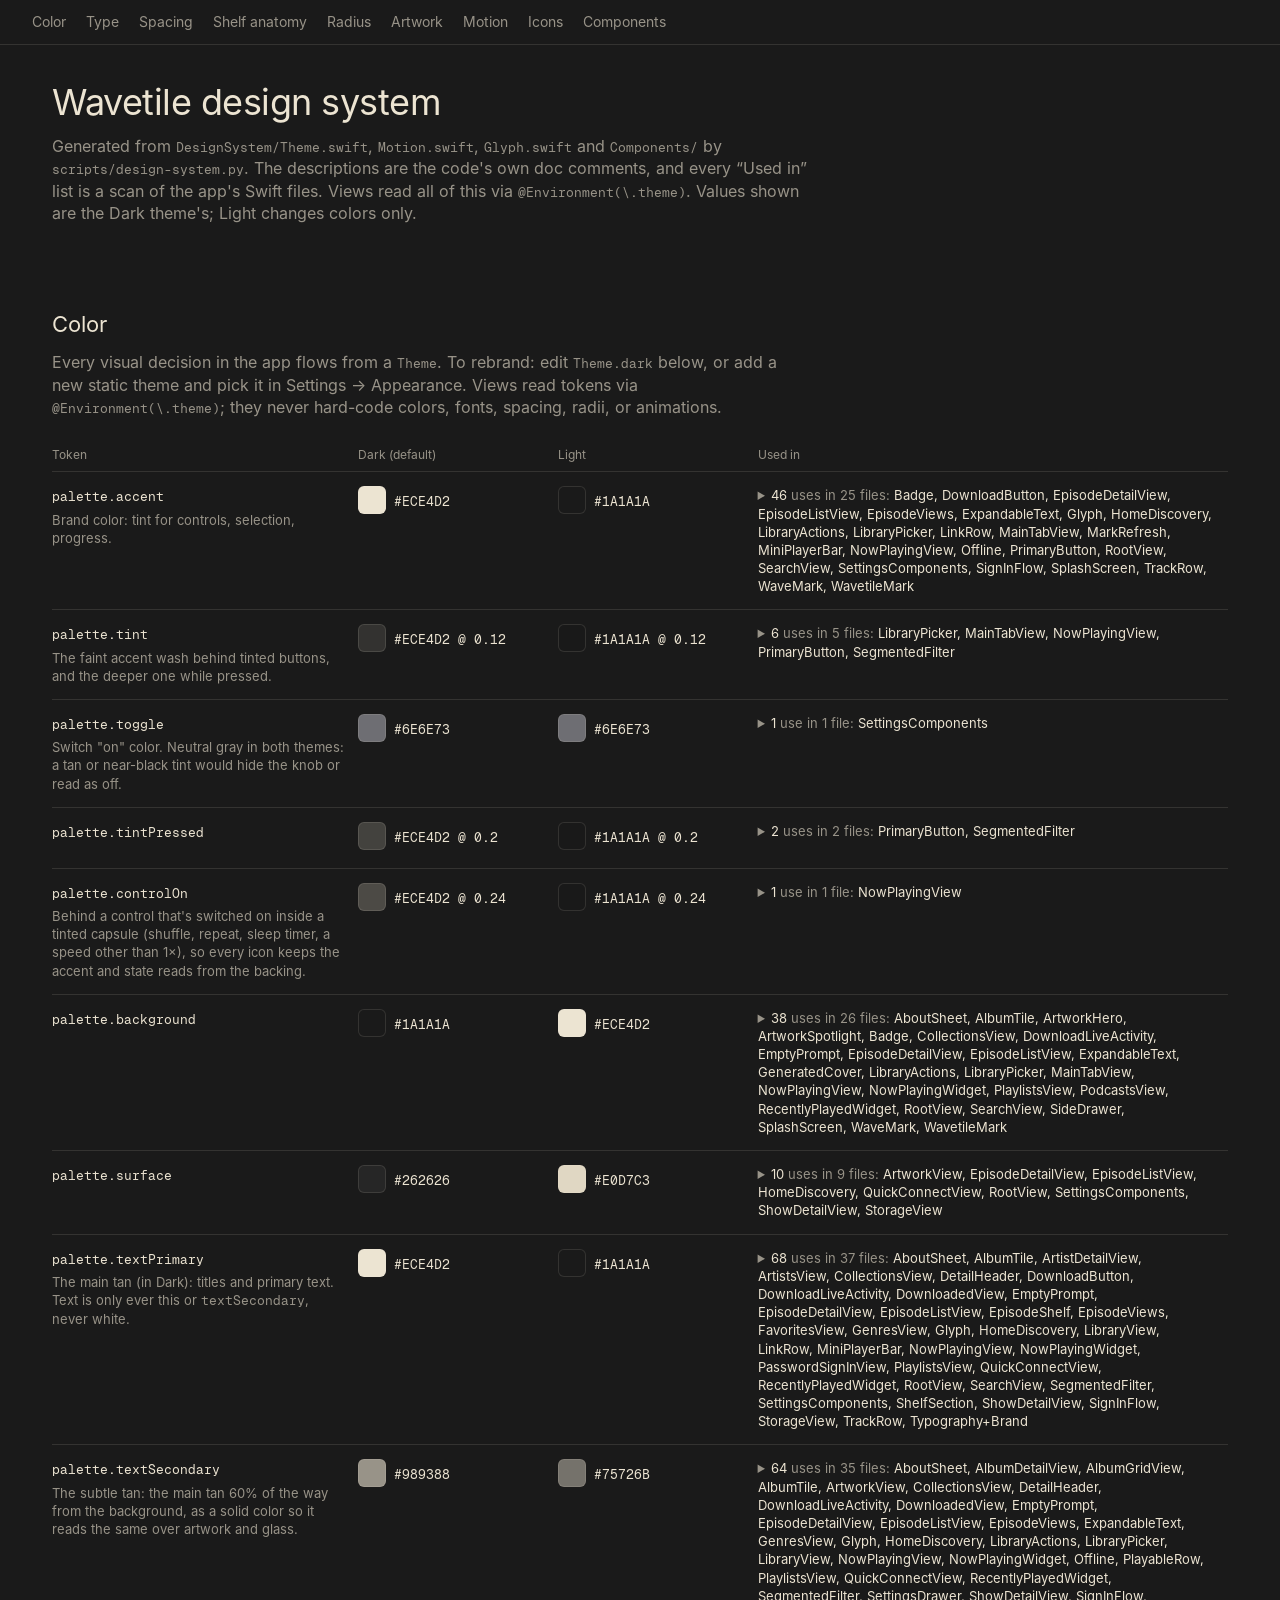
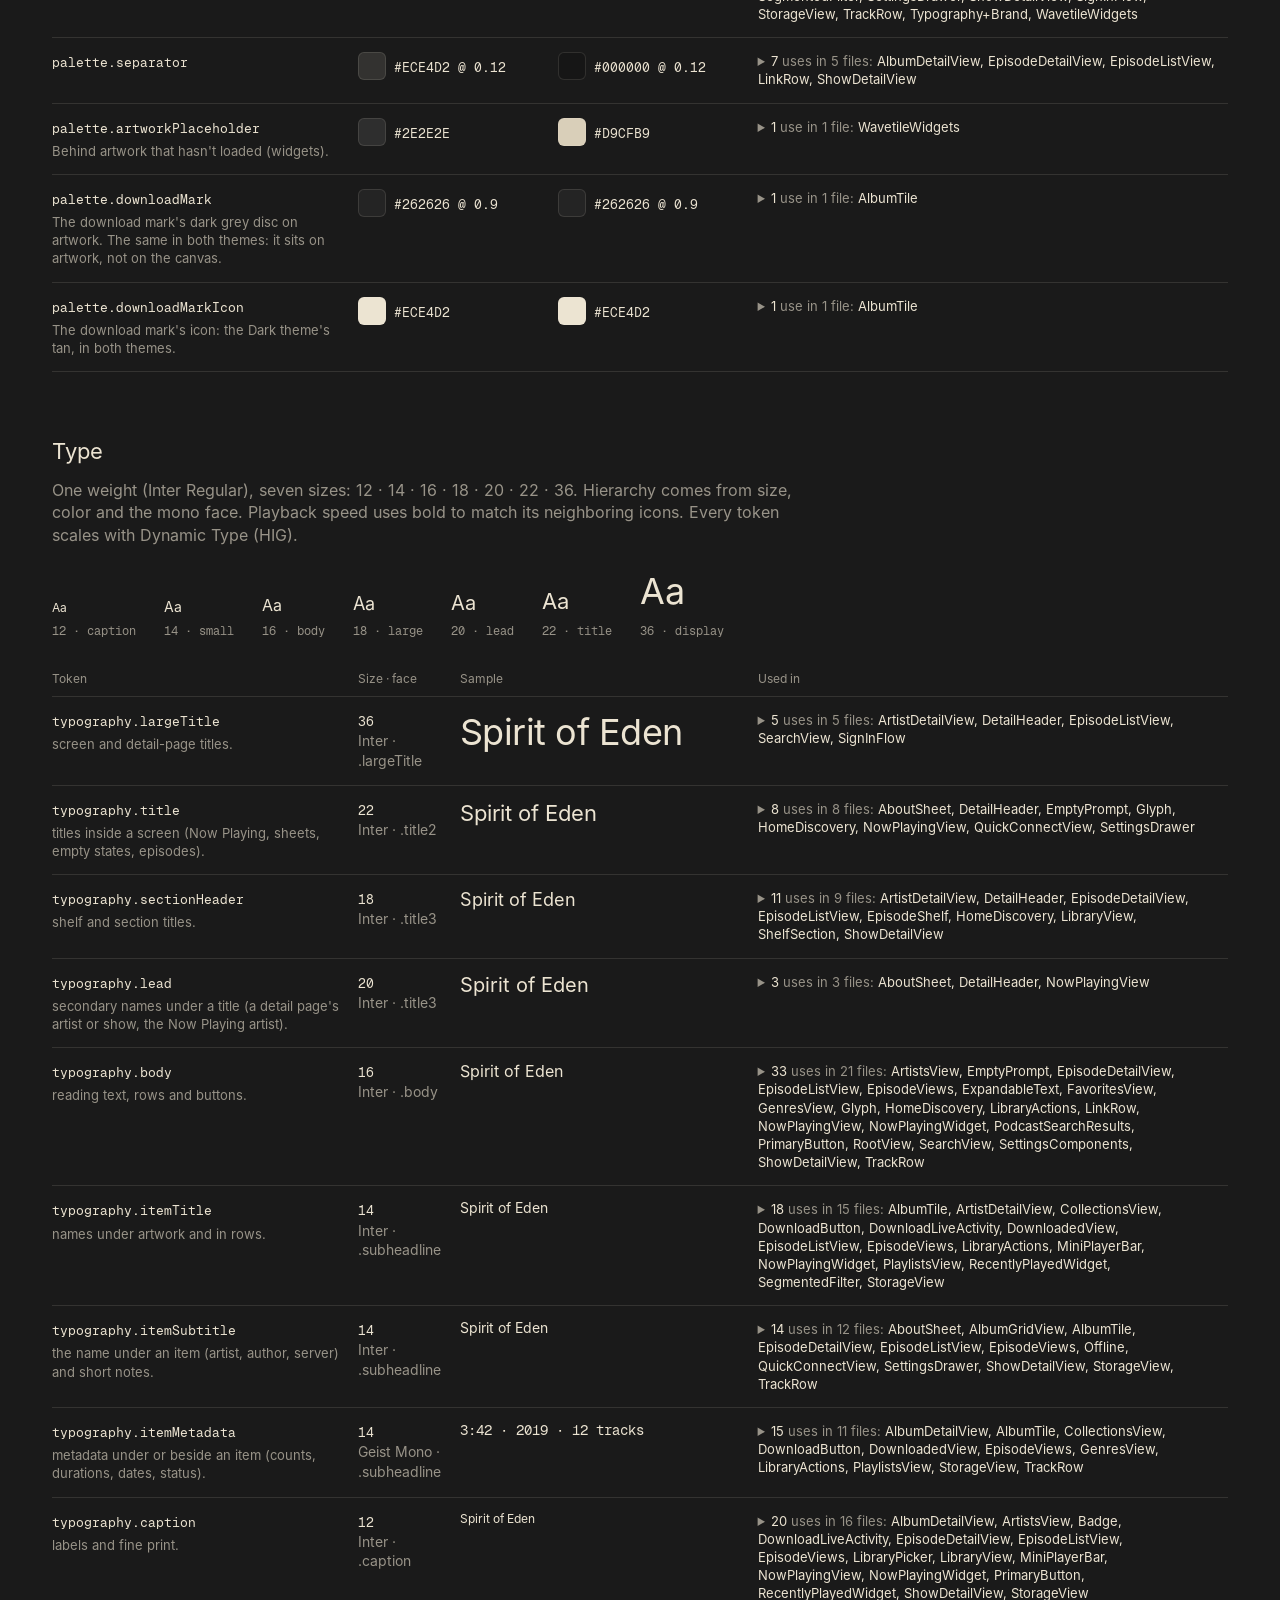
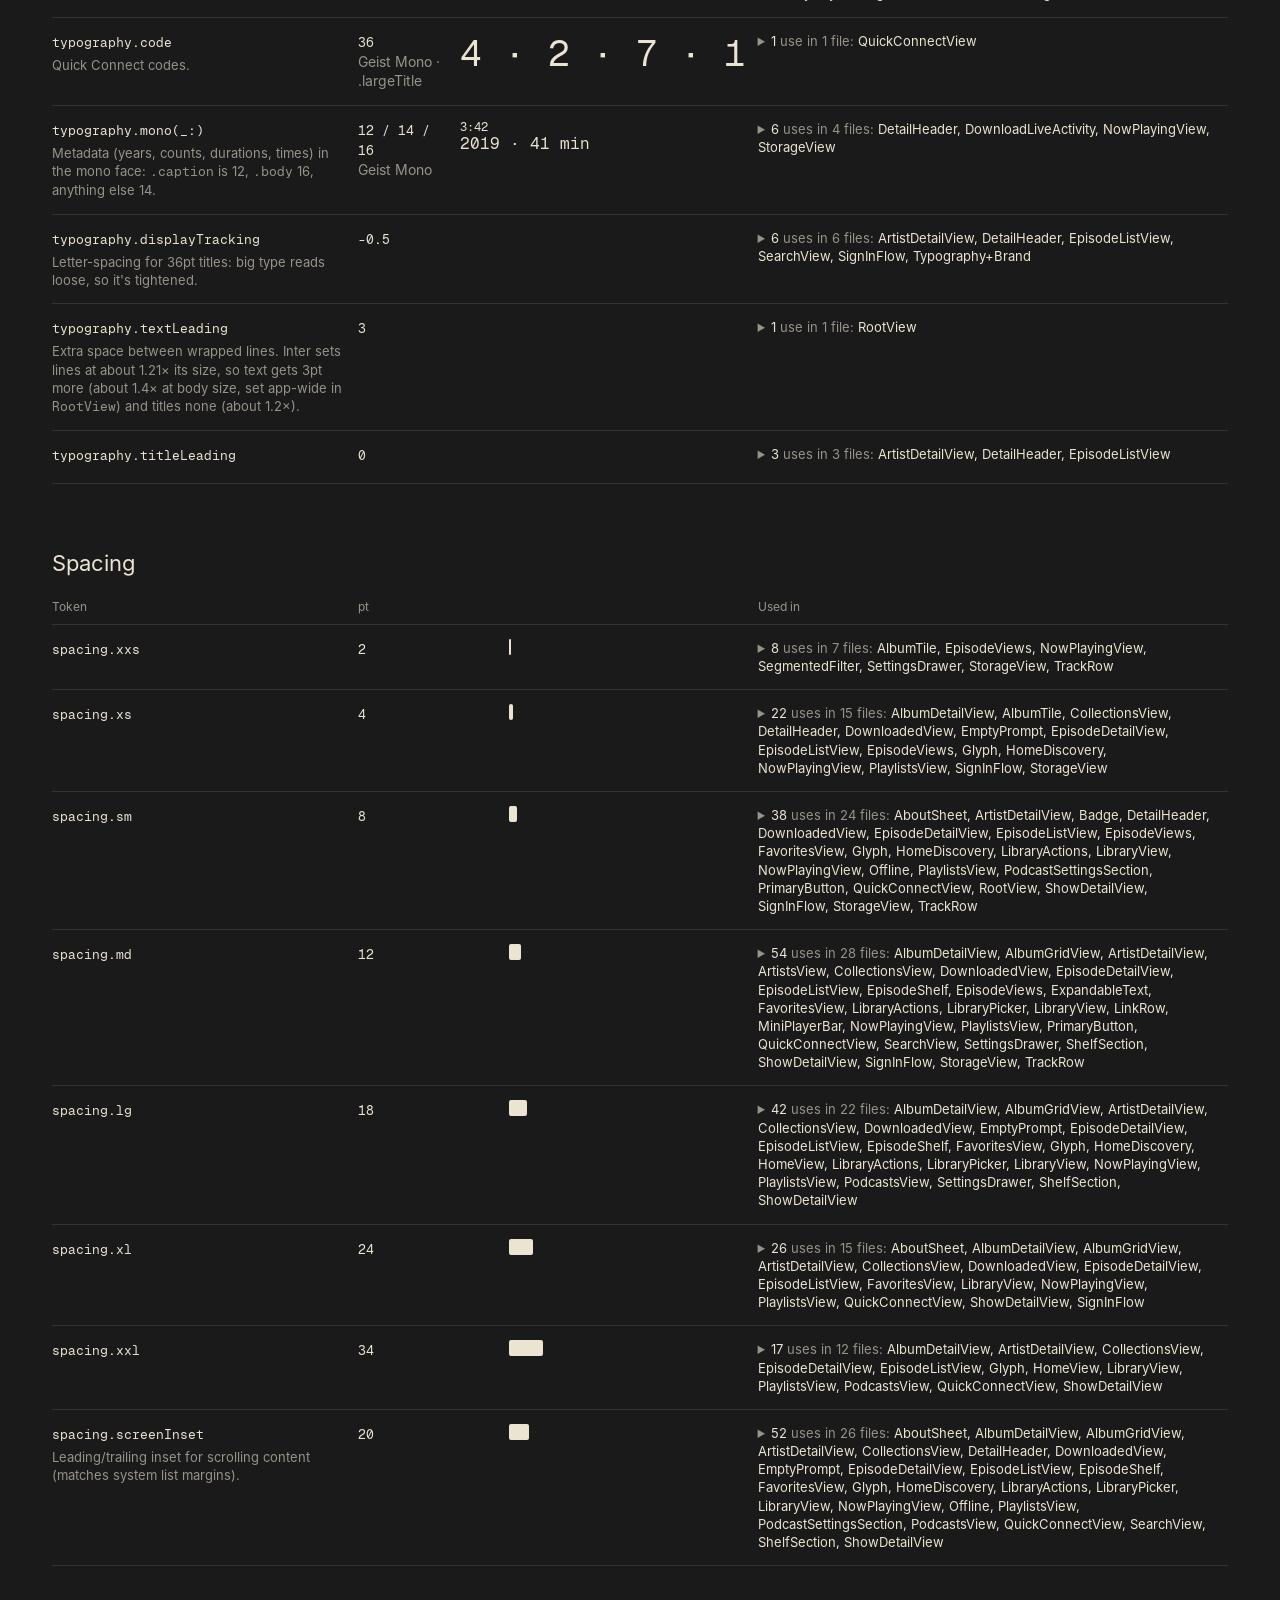
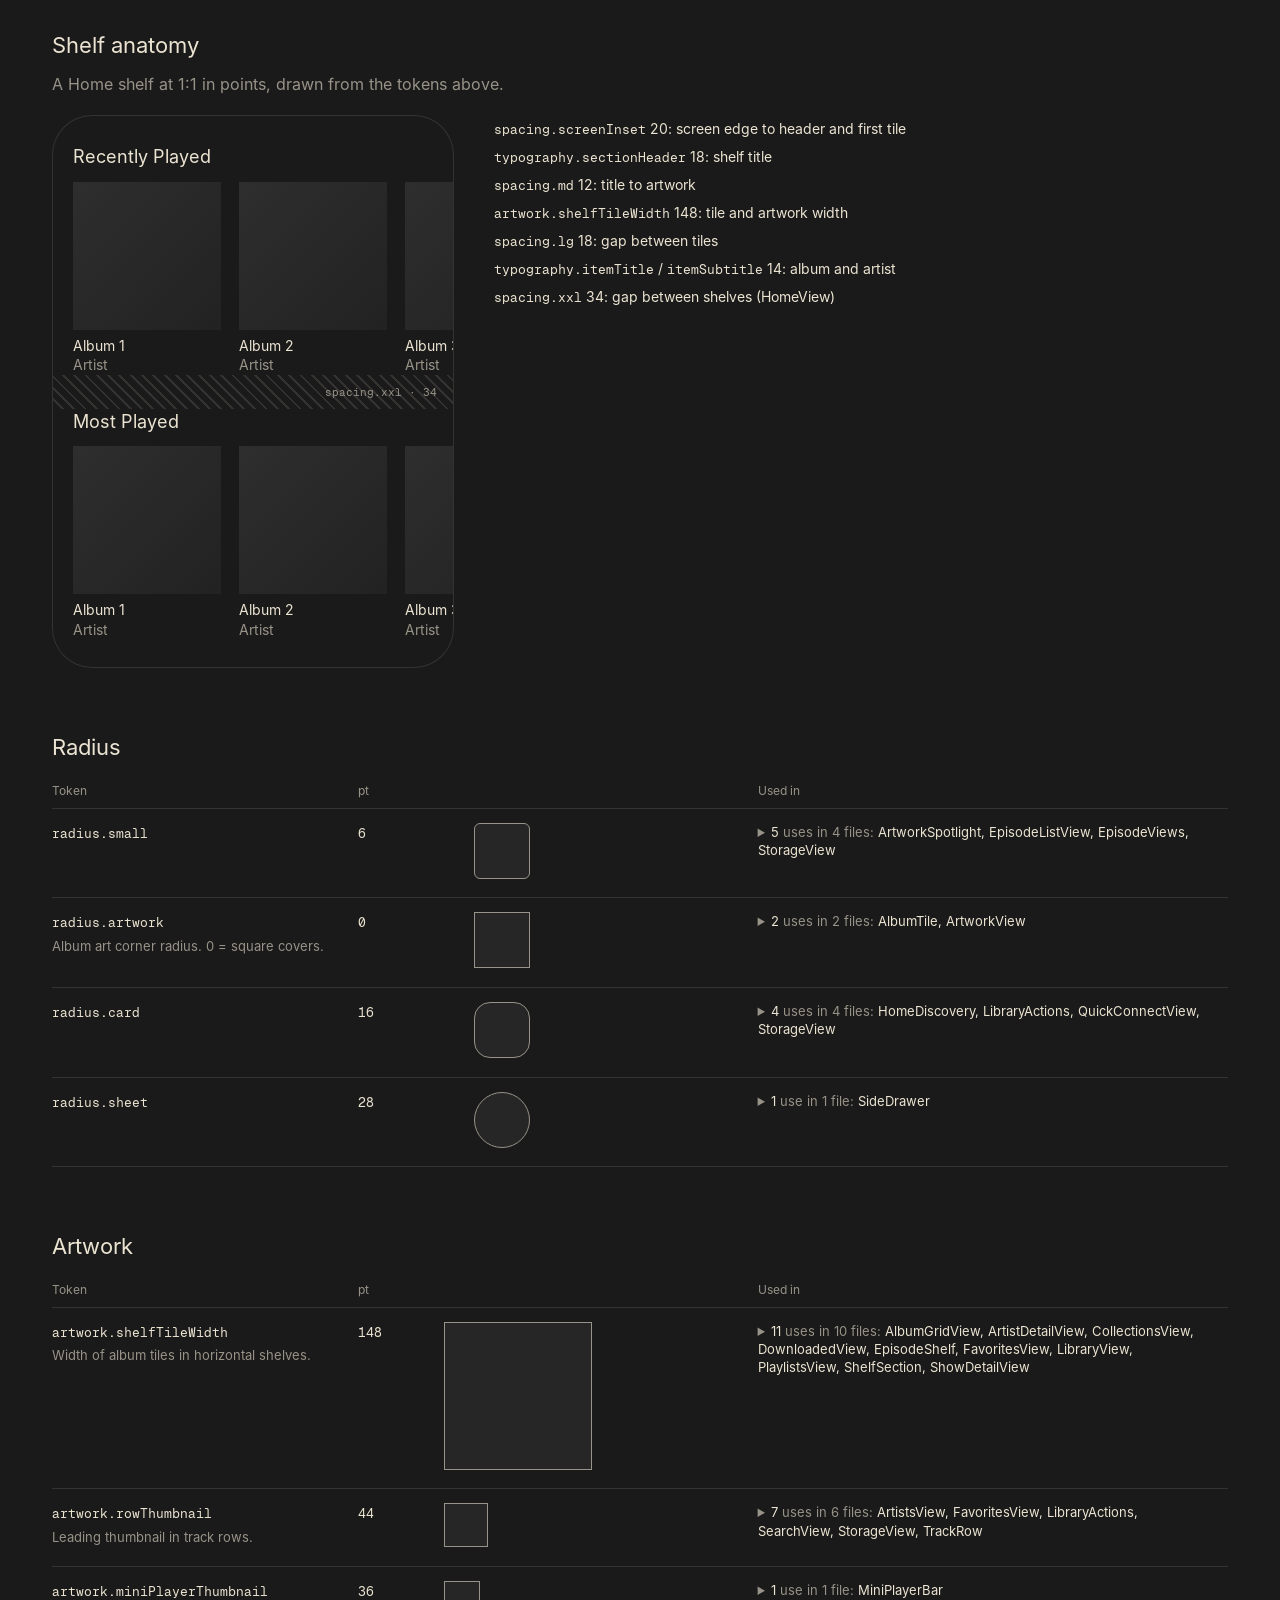
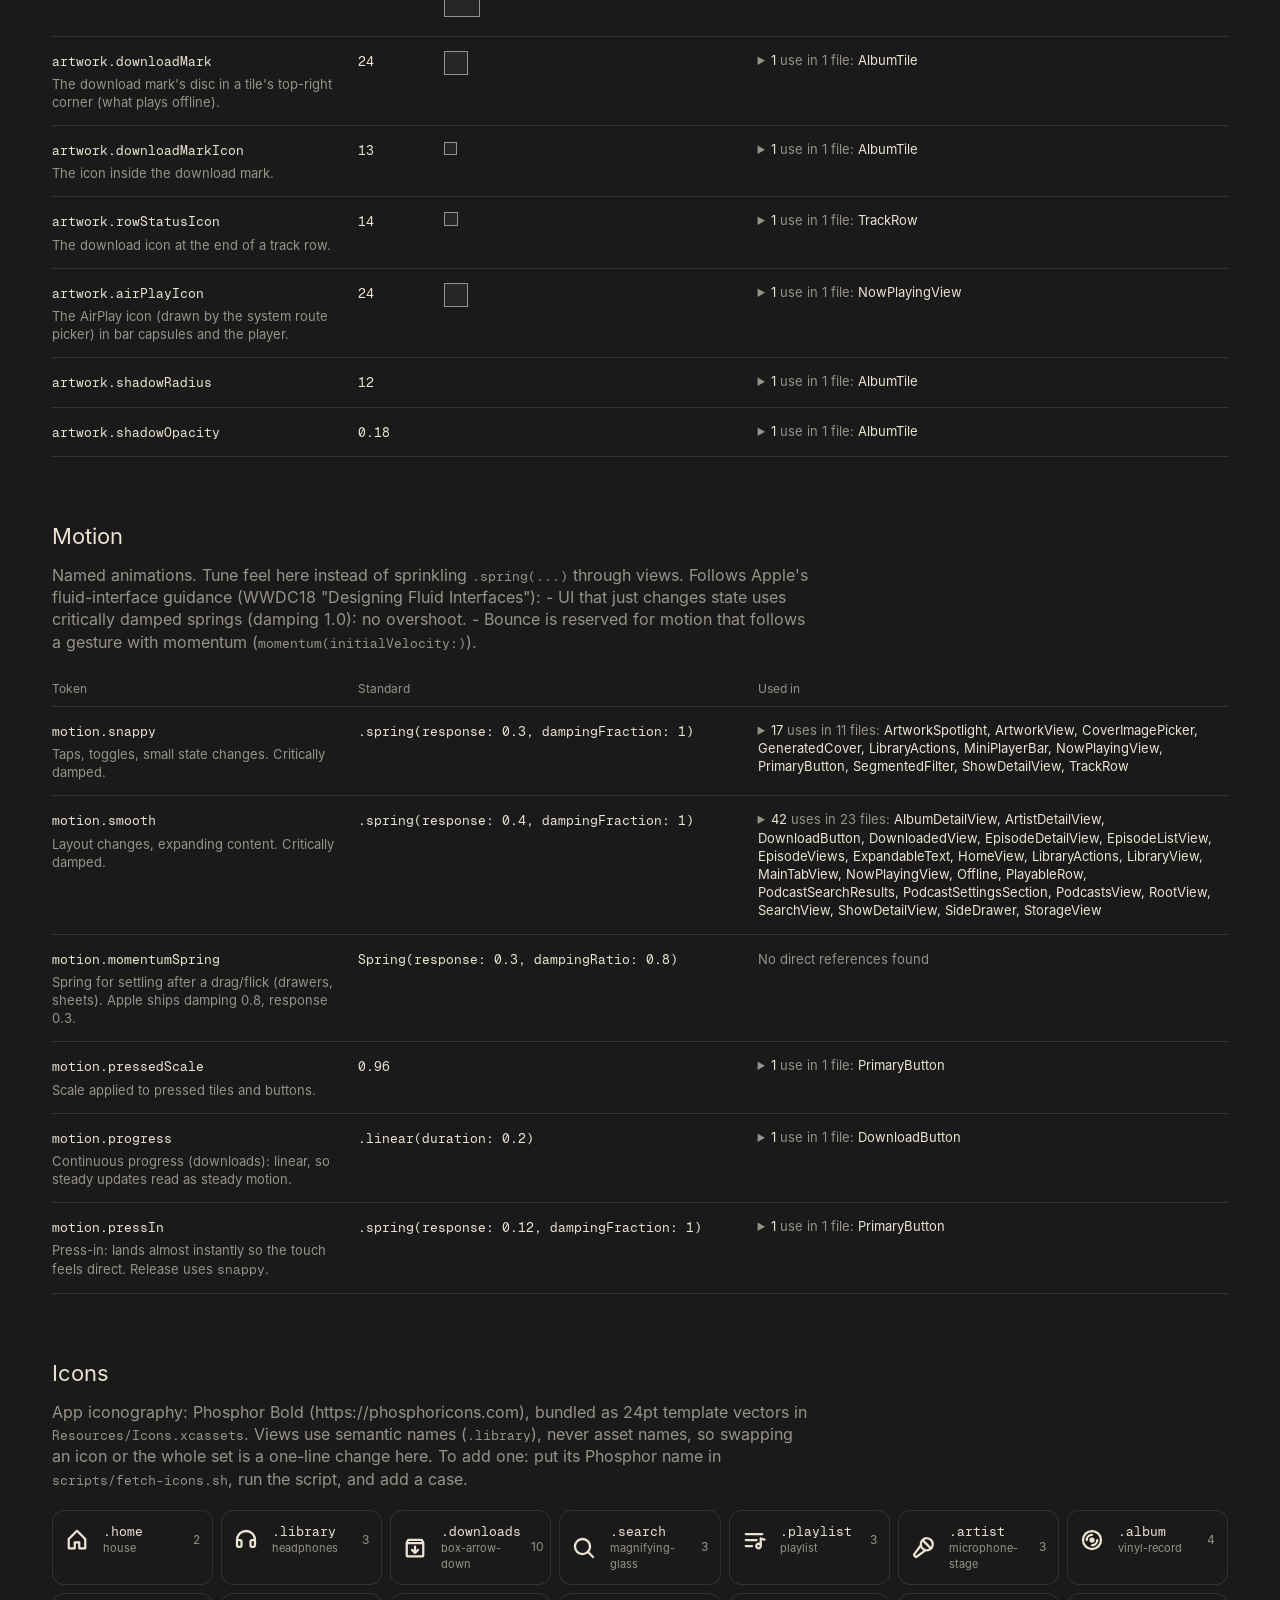
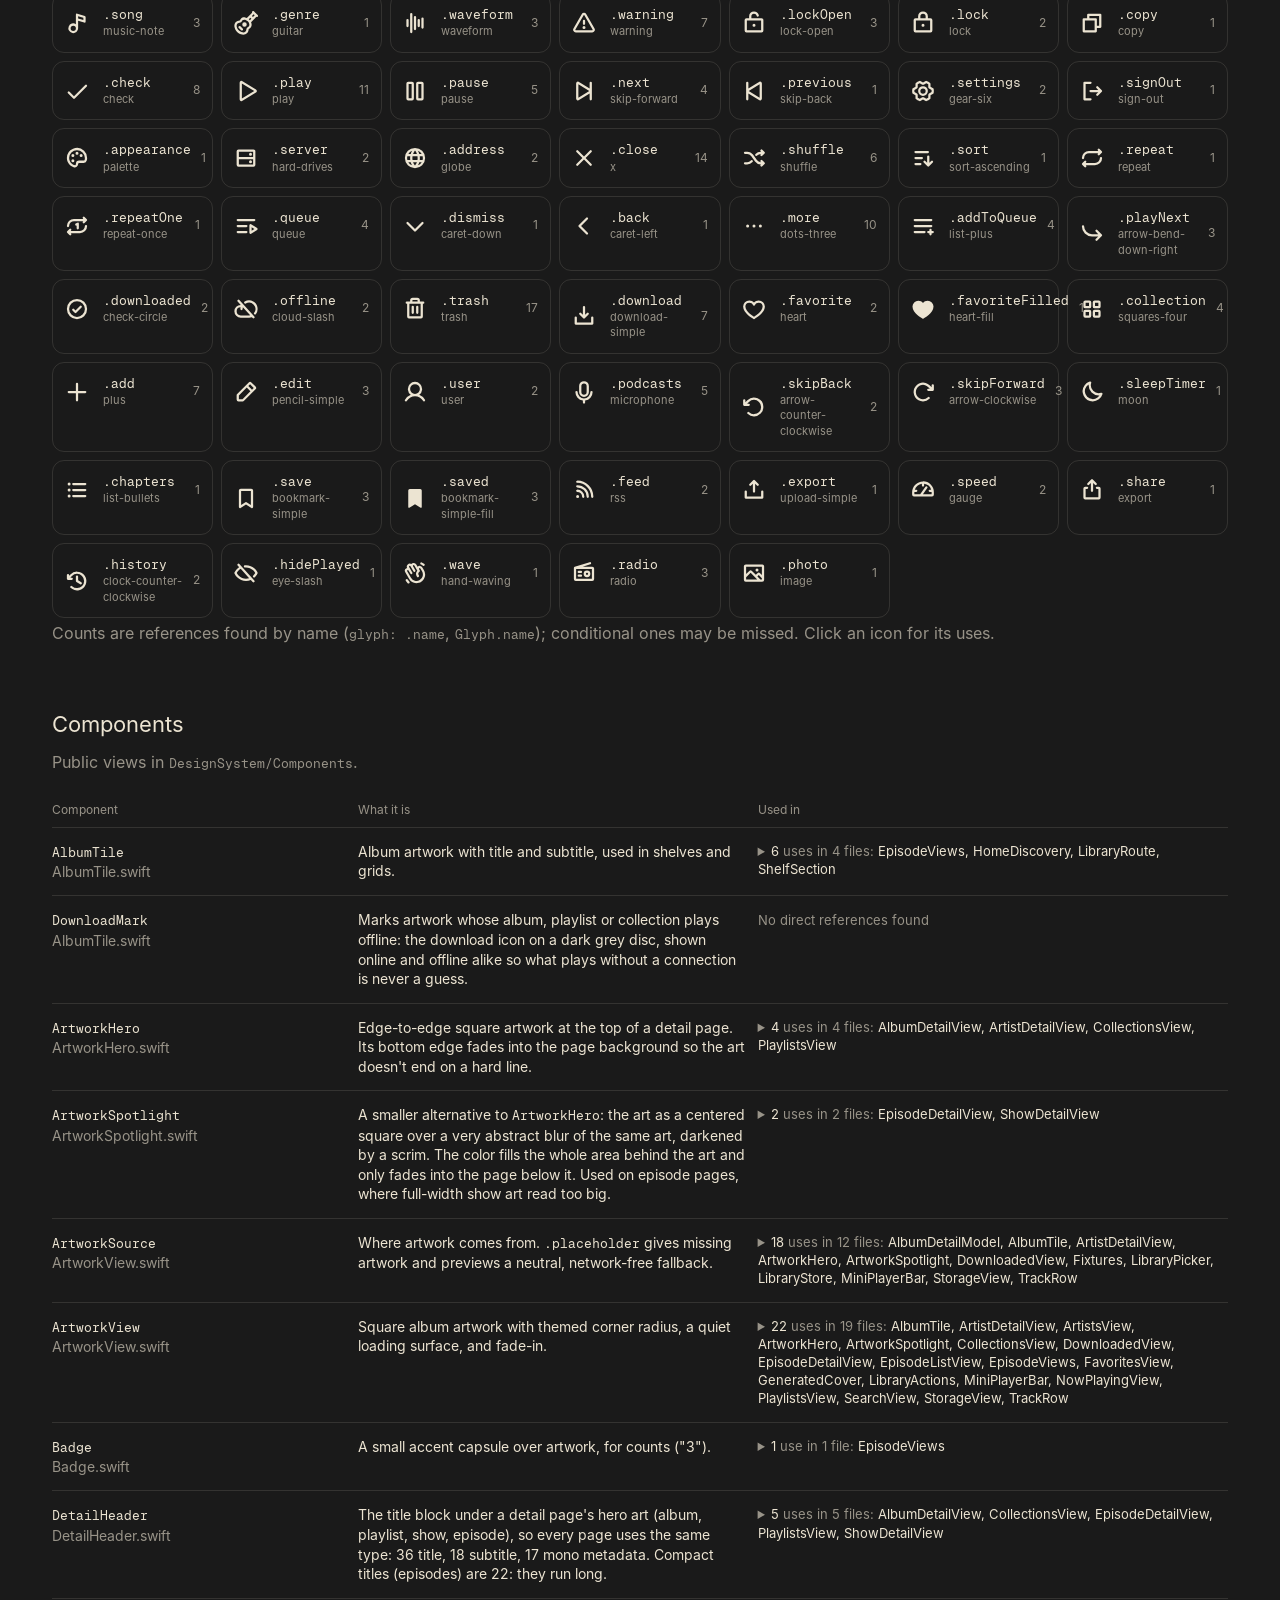
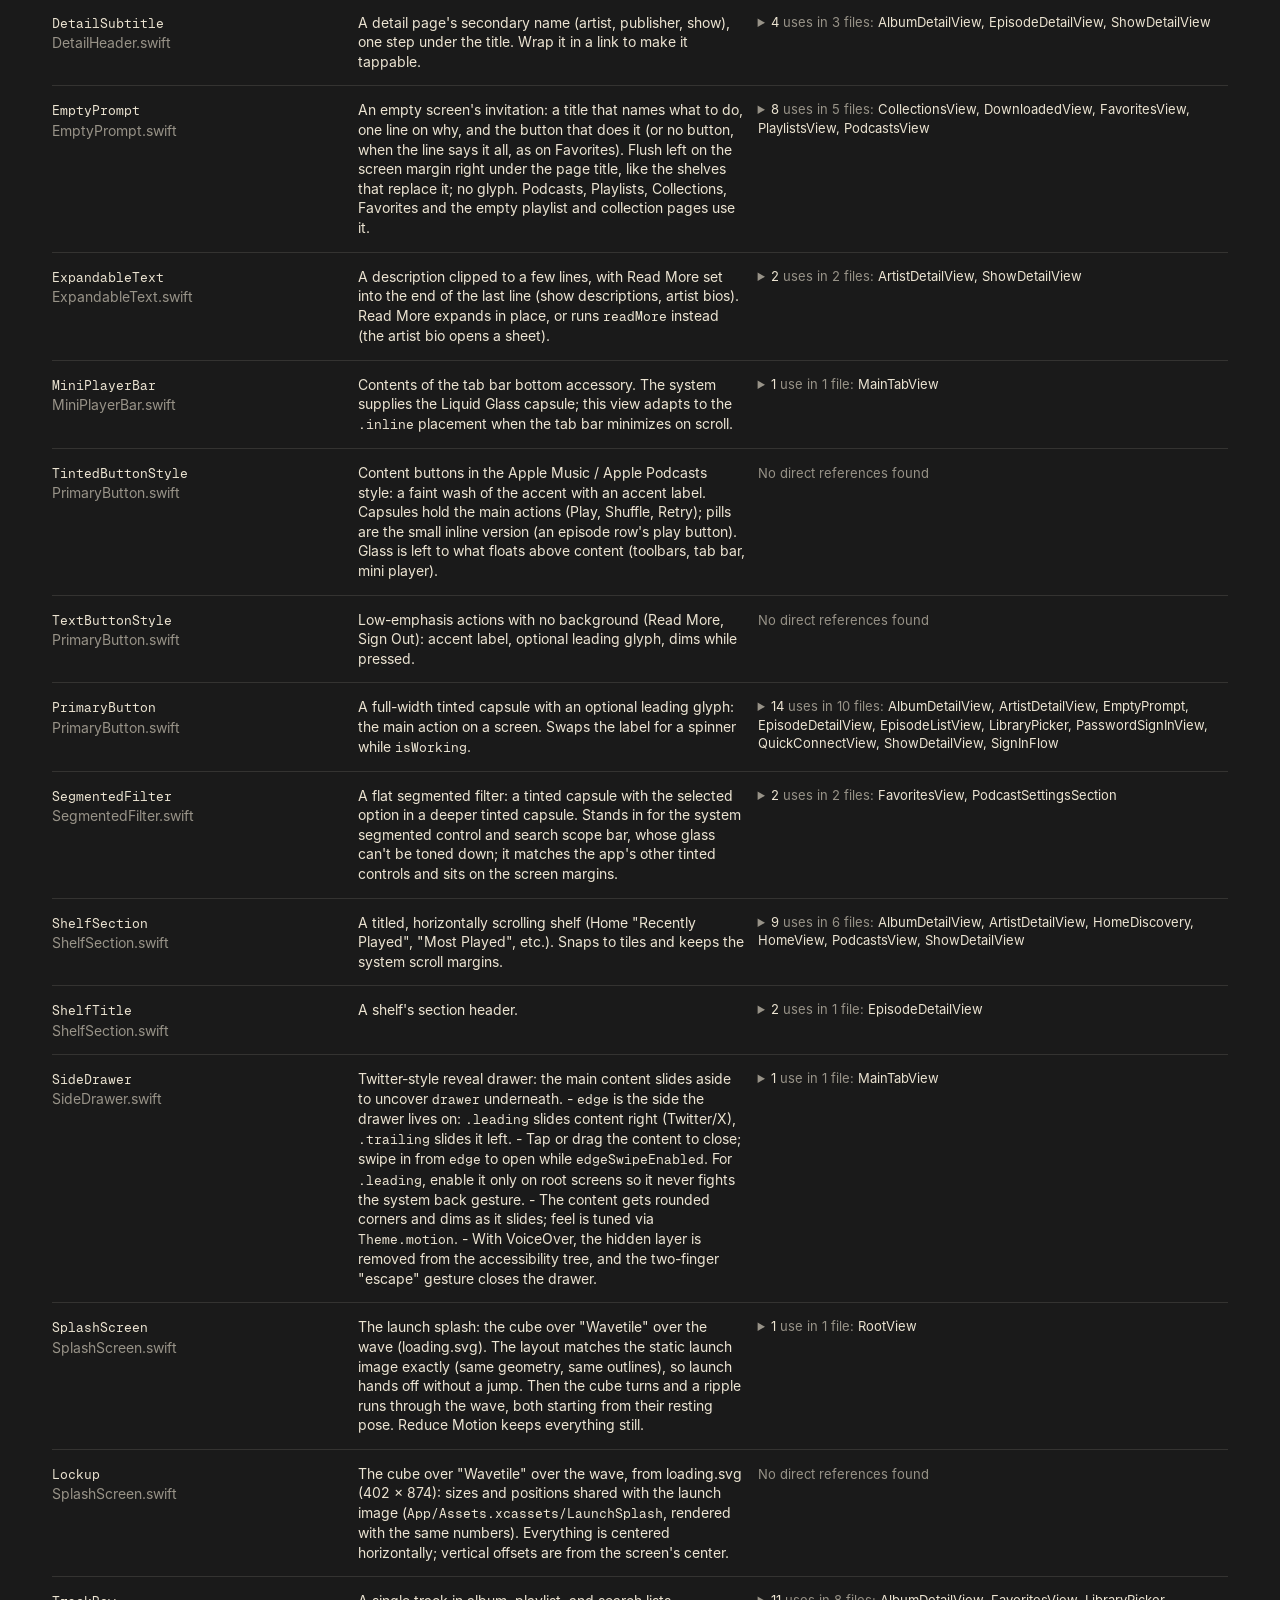
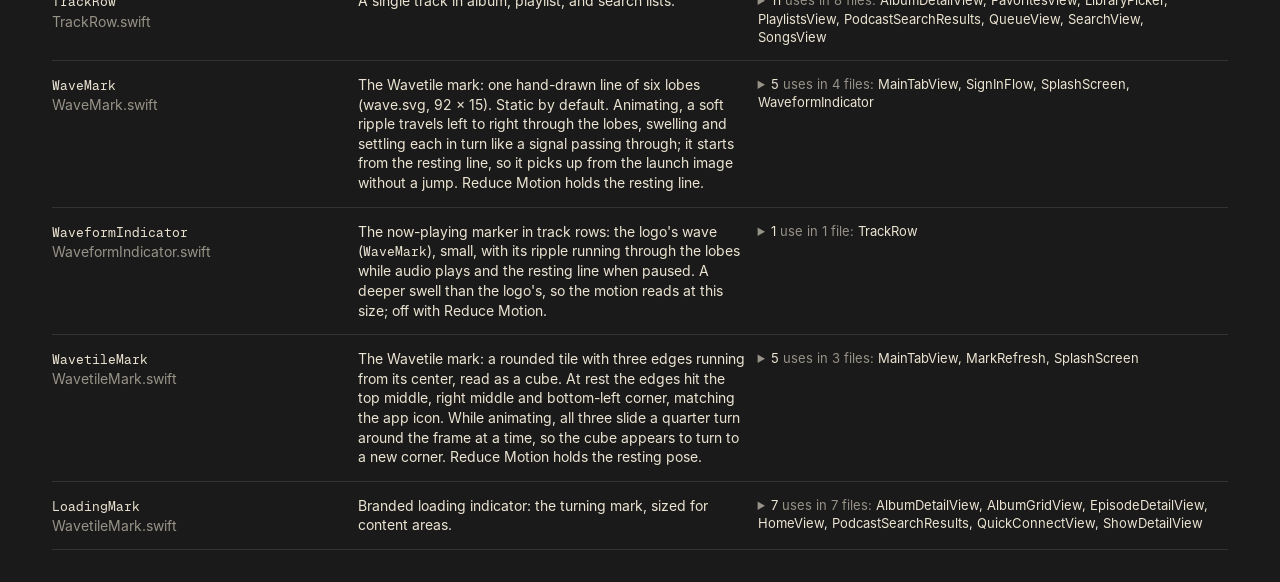
<file: docs/design-system.html>
<!doctype html>
<html lang="en">
<head>
<meta charset="utf-8">
<meta name="viewport" content="width=device-width, initial-scale=1">
<title>Wavetile design system</title>
<!-- Generated by scripts/design-system.py from the Swift sources. Don't edit; re-run the script. -->
<style>
@font-face { font-family: Inter; src: url("../Packages/WavetileKit/Sources/DesignSystem/Resources/Fonts/Inter-Regular.otf"); }
@font-face { font-family: "Geist Mono"; src: url("../Packages/WavetileKit/Sources/DesignSystem/Resources/Fonts/GeistMono-Regular.otf"); }
:root { --bg: #1A1A1A; --fg: #ECE4D2; --subtle: #989388; --surface: #262626; --line: rgba(236,228,210,0.12); }
* { box-sizing: border-box; }
body { margin: 0; background: var(--bg); color: var(--fg); font: 16px/1.4 Inter, system-ui, sans-serif; }
code, .mono { font-family: "Geist Mono", ui-monospace, monospace; font-size: 13px; }
.sample.mono { font-size: inherit; }
nav { position: sticky; top: 0; z-index: 2; background: var(--bg); border-bottom: 1px solid var(--line);
  padding: 12px 32px; display: flex; gap: 20px; flex-wrap: wrap; font-size: 14px; }
nav a { color: var(--subtle); text-decoration: none; } nav a:hover { color: var(--fg); }
header, section { max-width: 1240px; margin: 0 auto; padding: 32px; }
h1 { font-weight: 400; font-size: 36px; letter-spacing: -0.5px; margin: 0 0 8px; }
h2 { font-weight: 400; font-size: 22px; margin: 0 0 12px; }
p { margin: 4px 0 0; } .lead { color: var(--subtle); max-width: 760px; margin-bottom: 20px; }
.dim, .none { color: var(--subtle); } .none { font-size: 13px; }
table { width: 100%; border-collapse: collapse; }
th { text-align: left; font-weight: 400; font-size: 12px; color: var(--subtle); padding: 8px 12px 8px 0;
  border-bottom: 1px solid var(--line); }
td { vertical-align: top; padding: 14px 12px 14px 0; border-bottom: 1px solid var(--line); font-size: 14px; }
td:first-child { width: 26%; } td p { color: var(--subtle); font-size: 13px; }
td:last-child { width: 40%; }
.swatch { display: inline-block; width: 28px; height: 28px; vertical-align: middle; margin: 0 8px 4px 0;
  border: 1px solid var(--line); border-radius: 6px; }
details summary { cursor: pointer; color: var(--subtle); font-size: 13px; }
details summary b { color: var(--fg); font-weight: 400; }
details ul { list-style: none; padding: 8px 0 0; margin: 0; max-height: 320px; overflow: auto; }
details li { padding: 3px 0; font-size: 12px; display: flex; flex-direction: column; }
details li code { font-size: 11px; color: var(--subtle); white-space: pre-wrap; word-break: break-all; }
.loc { font-family: "Geist Mono", monospace; font-size: 12px; }
.files { color: var(--fg); }
.scale { display: flex; gap: 28px; align-items: flex-end; flex-wrap: wrap; margin-bottom: 24px; }
.step { display: flex; flex-direction: column; gap: 6px; } .step code { color: var(--subtle); font-size: 12px; }
.sample { line-height: 1.2; white-space: nowrap; }
.bar { display: inline-block; height: 16px; background: var(--fg); border-radius: 2px; }
.box { display: inline-block; background: var(--surface); border: 1px solid var(--subtle); max-width: 160px; max-height: 160px; }
.phone { width: 402px; background: var(--bg); border: 1px solid var(--line); border-radius: 40px; padding: 28px 0;
  overflow: hidden; float: left; margin-right: 40px; }
.row { display: flex; overflow: hidden; } .tile { flex: none; }
.art { background: linear-gradient(135deg, #2E2E2E, #222222); margin-bottom: 6px; }
.gap { position: relative; background: repeating-linear-gradient(45deg, transparent 0 6px, var(--line) 6px 8px); }
.gap span { position: absolute; right: 16px; top: 50%; transform: translateY(-50%); font: 11px "Geist Mono", monospace; color: var(--subtle); }
.legend { list-style: none; padding: 0; font-size: 14px; line-height: 2; }
#shelf::after { content: ""; display: block; clear: both; }
.icons { display: grid; grid-template-columns: repeat(auto-fill, minmax(150px, 1fr)); gap: 8px; }
.icon { border: 1px solid var(--line); border-radius: 12px; padding: 12px; }
.icon[open] { grid-column: 1 / -1; }
.icon summary { list-style: none; display: grid; grid-template-columns: 28px 1fr auto; column-gap: 10px; align-items: center; color: var(--fg); }
.icon summary::-webkit-details-marker { display: none; }
.icon svg { width: 24px; height: 24px; grid-row: span 2; }
.icon .dim { font-size: 11px; grid-column: 2; } .icon .count { grid-row: 1 / span 2; grid-column: 3; color: var(--subtle); font-size: 12px; }
</style>
</head>
<body>
<nav><a href="#color">Color</a><a href="#type">Type</a><a href="#spacing">Spacing</a><a href="#shelf">Shelf anatomy</a><a href="#radius">Radius</a><a href="#artwork">Artwork</a><a href="#motion">Motion</a><a href="#icons">Icons</a><a href="#components">Components</a></nav>
<header>
<h1>Wavetile design system</h1>
<p class="lead">Generated from <code>DesignSystem/Theme.swift</code>, <code>Motion.swift</code>, <code>Glyph.swift</code> and
<code>Components/</code> by <code>scripts/design-system.py</code>. The descriptions are the code's own doc comments, and every
“Used in” list is a scan of the app's Swift files. Views read all of this via <code>@Environment(\.theme)</code>.
Values shown are the Dark theme's; Light changes colors only.</p>
</header>
<section id="color"><h2>Color</h2><p class=lead>Every visual decision in the app flows from a <code>Theme</code>.  To rebrand: edit <code>Theme.dark</code> below, or add a new static theme and pick it in Settings → Appearance. Views read tokens via <code>@Environment(\.theme)</code>; they never hard-code colors, fonts, spacing, radii, or animations.</p><table><tr><th>Token</th><th>Dark (default)</th><th>Light</th><th>Used in</th></tr><tr><td><code>palette.accent</code><p>Brand color: tint for controls, selection, progress.</p></td><td><span class="swatch" style="background:#ECE4D2"></span><code>#ECE4D2</code></td><td><span class="swatch" style="background:#1A1A1A"></span><code>#1A1A1A</code></td><td><details><summary><b>46</b> uses in 25 files: <span class="files">Badge, DownloadButton, EpisodeDetailView, EpisodeListView, EpisodeViews, ExpandableText, Glyph, HomeDiscovery, LibraryActions, LibraryPicker, LinkRow, MainTabView, MarkRefresh, MiniPlayerBar, NowPlayingView, Offline, PrimaryButton, RootView, SearchView, SettingsComponents, SignInFlow, SplashScreen, TrackRow, WaveMark, WavetileMark</span></summary><ul><li><span class="loc">DesignSystem/Components/Badge.swift:19</span><code>.background(theme.palette.accent, in: .capsule)</code></li><li><span class="loc">DesignSystem/Components/ExpandableText.swift:49</span><code>.foregroundStyle(theme.palette.accent)</code></li><li><span class="loc">DesignSystem/Components/MarkRefresh.swift:111</span><code>WavetileMark.draw(in: &amp;canvas, size: size, turn: turn, color: theme.palette.accent)</code></li><li><span class="loc">DesignSystem/Components/MiniPlayerBar.swift:78</span><code>.tint(theme.palette.accent)</code></li><li><span class="loc">DesignSystem/Components/MiniPlayerBar.swift:79</span><code>.foregroundStyle(theme.palette.accent)</code></li><li><span class="loc">DesignSystem/Components/PrimaryButton.swift:32</span><code>.foregroundStyle(theme.palette.accent)</code></li><li><span class="loc">DesignSystem/Components/PrimaryButton.swift:83</span><code>.foregroundStyle(theme.palette.accent)</code></li><li><span class="loc">DesignSystem/Components/PrimaryButton.swift:127</span><code>ProgressView().tint(theme.palette.accent)</code></li><li><span class="loc">DesignSystem/Components/SplashScreen.swift:18</span><code>Lockup.drawWord(in: &amp;canvas, center: CGPoint(x: size.width / 2, y: size.height / 2), color: theme.palette.accent)</code></li><li><span class="loc">DesignSystem/Components/TrackRow.swift:82</span><code>.foregroundStyle(theme.palette.accent)</code></li><li><span class="loc">DesignSystem/Components/WaveMark.swift:43</span><code>.stroke(color ?? theme.palette.accent, style: StrokeStyle(lineWidth: lineWidth ?? Self.lineWidth(forWidth: width), lineCap: .round))</code></li><li><span class="loc">DesignSystem/Components/WavetileMark.swift:29</span><code>Self.draw(in: &amp;canvas, size: canvasSize, turn: turn, color: color ?? theme.palette.accent)</code></li><li><span class="loc">DesignSystem/Glyph.swift:121</span><code>configuration.icon.foregroundStyle(theme.palette.accent)</code></li><li><span class="loc">Features/Auth/SignInFlow.swift:26</span><code>.foregroundStyle(theme.palette.accent)</code></li><li><span class="loc">Features/Downloads/DownloadButton.swift:117</span><code>.stroke(theme.palette.accent, style: StrokeStyle(lineWidth: 2.5, lineCap: .round))</code></li><li><span class="loc">Features/Downloads/Offline.swift:51</span><code>.foregroundStyle(theme.palette.accent)</code></li><li><span class="loc">Features/Home/HomeDiscovery.swift:57</span><code>.foregroundStyle(theme.palette.accent)</code></li><li><span class="loc">Features/Library/LibraryActions.swift:192</span><code>.foregroundStyle(theme.palette.accent)</code></li><li><span class="loc">Features/Library/LibraryActions.swift:237</span><code>.foregroundStyle(theme.palette.accent)</code></li><li><span class="loc">Features/Library/LibraryPicker.swift:97</span><code>Glyph.check.image.foregroundStyle(theme.palette.accent)</code></li><li><span class="loc">Features/Main/MainTabView.swift:93</span><code>tabLabel(&quot;Home&quot;, icon: Image(uiImage: WavetileMark.uiImage(color: theme.palette.accent)))</code></li><li><span class="loc">Features/Main/MainTabView.swift:282</span><code>tabLabel(title, icon: glyph.image(color: theme.palette.accent))</code></li><li><span class="loc">Features/Main/MainTabView.swift:332</span><code>.foregroundStyle(theme.palette.accent)</code></li><li><span class="loc">Features/Main/MainTabView.swift:432</span><code>.foregroundStyle(theme.palette.accent)</code></li><li><span class="loc">Features/Navigation/LinkRow.swift:16</span><code>.foregroundStyle(theme.palette.accent)</code></li><li><span class="loc">Features/Player/NowPlayingView.swift:272</span><code>.foregroundStyle(theme.palette.accent)</code></li><li><span class="loc">Features/Player/NowPlayingView.swift:289</span><code>.foregroundStyle(theme.palette.accent)</code></li><li><span class="loc">Features/Player/NowPlayingView.swift:299</span><code>.foregroundStyle(theme.palette.accent)</code></li><li><span class="loc">Features/Player/NowPlayingView.swift:318</span><code>.foregroundStyle(theme.palette.accent)</code></li><li><span class="loc">Features/Player/NowPlayingView.swift:340</span><code>.foregroundStyle(theme.palette.accent)</code></li><li><span class="loc">Features/Player/NowPlayingView.swift:365</span><code>.foregroundStyle(theme.palette.accent)</code></li><li><span class="loc">Features/Player/NowPlayingView.swift:390</span><code>Capsule().fill(dragProgress == nil ? theme.palette.textPrimary : theme.palette.accent)</code></li><li><span class="loc">Features/Player/NowPlayingView.swift:454</span><code>RoutePicker(tint: UIColor(theme.palette.accent))</code></li><li><span class="loc">Features/Player/NowPlayingView.swift:532</span><code>.foregroundStyle(theme.palette.accent)</code></li><li><span class="loc">Features/Player/NowPlayingView.swift:599</span><code>.foregroundStyle(theme.palette.accent)</code></li><li><span class="loc">Features/Player/NowPlayingView.swift:687</span><code>.foregroundStyle(isCurrent ? theme.palette.accent : theme.palette.textPrimary)</code></li><li><span class="loc">Features/Podcasts/EpisodeDetailView.swift:146</span><code>.tint(theme.palette.accent)</code></li><li><span class="loc">Features/Podcasts/EpisodeDetailView.swift:161</span><code>.tint(theme.palette.accent)</code></li><li><span class="loc">Features/Podcasts/EpisodeListView.swift:218</span><code>.foregroundStyle(theme.palette.accent)</code></li><li><span class="loc">Features/Podcasts/EpisodeListView.swift:244</span><code>.foregroundStyle(theme.palette.accent)</code></li><li><span class="loc">Features/Podcasts/EpisodeViews.swift:46</span><code>.foregroundStyle(theme.palette.accent)</code></li><li><span class="loc">Features/Podcasts/EpisodeViews.swift:95</span><code>.tint(theme.palette.accent)</code></li><li><span class="loc">Features/Podcasts/EpisodeViews.swift:256</span><code>.foregroundStyle(theme.palette.accent)</code></li><li><span class="loc">Features/RootView.swift:63</span><code>.tint(app.theme.palette.accent)</code></li><li><span class="loc">Features/Search/SearchView.swift:188</span><code>.foregroundStyle(theme.palette.accent)</code></li><li><span class="loc">Features/Settings/SettingsComponents.swift:100</span><code>.foregroundStyle(theme.palette.accent)</code></li></ul></details></td></tr><tr><td><code>palette.tint</code><p>The faint accent wash behind tinted buttons, and the deeper one while pressed.</p></td><td><span class="swatch" style="background:rgba(236,228,210,0.12)"></span><code>#ECE4D2 @ 0.12</code></td><td><span class="swatch" style="background:rgba(26,26,26,0.12)"></span><code>#1A1A1A @ 0.12</code></td><td><details><summary><b>6</b> uses in 5 files: <span class="files">LibraryPicker, MainTabView, NowPlayingView, PrimaryButton, SegmentedFilter</span></summary><ul><li><span class="loc">DesignSystem/Components/PrimaryButton.swift:33</span><code>.background(pressed ? theme.palette.tintPressed : theme.palette.tint, in: .capsule)</code></li><li><span class="loc">DesignSystem/Components/SegmentedFilter.swift:42</span><code>.background(theme.palette.tint, in: .capsule)</code></li><li><span class="loc">Features/Library/LibraryPicker.swift:103</span><code>.listRowBackground(picked.contains(item.id) ? theme.palette.tint : Color.clear)</code></li><li><span class="loc">Features/Main/MainTabView.swift:407</span><code>.overlay(shape.fill(theme.palette.tint))</code></li><li><span class="loc">Features/Player/NowPlayingView.swift:117</span><code>.background(theme.palette.tint, in: .capsule)</code></li><li><span class="loc">Features/Player/NowPlayingView.swift:274</span><code>.background(theme.palette.tint, in: .circle)</code></li></ul></details></td></tr><tr><td><code>palette.toggle</code><p>Switch &quot;on&quot; color. Neutral gray in both themes: a tan or near-black tint would hide the knob or read as off.</p></td><td><span class="swatch" style="background:#6E6E73"></span><code>#6E6E73</code></td><td><span class="swatch" style="background:#6E6E73"></span><code>#6E6E73</code></td><td><details><summary><b>1</b> use in 1 file: <span class="files">SettingsComponents</span></summary><ul><li><span class="loc">Features/Settings/SettingsComponents.swift:36</span><code>.tint(theme.palette.toggle)</code></li></ul></details></td></tr><tr><td><code>palette.tintPressed</code><p></p></td><td><span class="swatch" style="background:rgba(236,228,210,0.2)"></span><code>#ECE4D2 @ 0.2</code></td><td><span class="swatch" style="background:rgba(26,26,26,0.2)"></span><code>#1A1A1A @ 0.2</code></td><td><details><summary><b>2</b> uses in 2 files: <span class="files">PrimaryButton, SegmentedFilter</span></summary><ul><li><span class="loc">DesignSystem/Components/PrimaryButton.swift:33</span><code>.background(pressed ? theme.palette.tintPressed : theme.palette.tint, in: .capsule)</code></li><li><span class="loc">DesignSystem/Components/SegmentedFilter.swift:31</span><code>.fill(theme.palette.tintPressed)</code></li></ul></details></td></tr><tr><td><code>palette.controlOn</code><p>Behind a control that&#x27;s switched on inside a tinted capsule (shuffle, repeat, sleep timer, a speed other than 1×), so every icon keeps the accent and state reads from the backing.</p></td><td><span class="swatch" style="background:rgba(236,228,210,0.24)"></span><code>#ECE4D2 @ 0.24</code></td><td><span class="swatch" style="background:rgba(26,26,26,0.24)"></span><code>#1A1A1A @ 0.24</code></td><td><details><summary><b>1</b> use in 1 file: <span class="files">NowPlayingView</span></summary><ul><li><span class="loc">Features/Player/NowPlayingView.swift:563</span><code>.fill(theme.palette.controlOn)</code></li></ul></details></td></tr><tr><td><code>palette.background</code><p></p></td><td><span class="swatch" style="background:#1A1A1A"></span><code>#1A1A1A</code></td><td><span class="swatch" style="background:#ECE4D2"></span><code>#ECE4D2</code></td><td><details><summary><b>38</b> uses in 26 files: <span class="files">AboutSheet, AlbumTile, ArtworkHero, ArtworkSpotlight, Badge, CollectionsView, DownloadLiveActivity, EmptyPrompt, EpisodeDetailView, EpisodeListView, ExpandableText, GeneratedCover, LibraryActions, LibraryPicker, MainTabView, NowPlayingView, NowPlayingWidget, PlaylistsView, PodcastsView, RecentlyPlayedWidget, RootView, SearchView, SideDrawer, SplashScreen, WaveMark, WavetileMark</span></summary><ul><li><span class="loc">DesignSystem/Components/AlbumTile.swift:32</span><code>.fill(theme.palette.background)</code></li><li><span class="loc">DesignSystem/Components/ArtworkHero.swift:18</span><code>LinearGradient(stops: Self.fade.map { .init(color: theme.palette.background.opacity($0.opacity), location: $0.location) },</code></li><li><span class="loc">DesignSystem/Components/ArtworkSpotlight.swift:57</span><code>.init(color: theme.palette.background.opacity(t * t * (3 - 2 * t)), location: t)</code></li><li><span class="loc">DesignSystem/Components/Badge.swift:16</span><code>.foregroundStyle(theme.palette.background)</code></li><li><span class="loc">DesignSystem/Components/EmptyPrompt.swift:44</span><code>.background(Theme.dark.palette.background)</code></li><li><span class="loc">DesignSystem/Components/ExpandableText.swift:55</span><code>.init(color: theme.palette.background.opacity(0), location: 0),</code></li><li><span class="loc">DesignSystem/Components/ExpandableText.swift:56</span><code>.init(color: theme.palette.background, location: 0.42),</code></li><li><span class="loc">DesignSystem/Components/GeneratedCover.swift:22</span><code>Color(cgColor: Spec(seed: seed).palette.background)</code></li><li><span class="loc">DesignSystem/Components/GeneratedCover.swift:411</span><code>cg.setFillColor(spec.palette.background)</code></li><li><span class="loc">DesignSystem/Components/GeneratedCover.swift:415</span><code>let backgroundInk = CoverArt.contrastInk(on: spec.palette.background)</code></li><li><span class="loc">DesignSystem/Components/SideDrawer.swift:89</span><code>.background(theme.palette.background.ignoresSafeArea())</code></li><li><span class="loc">DesignSystem/Components/SplashScreen.swift:16</span><code>theme.palette.background</code></li><li><span class="loc">DesignSystem/Components/WaveMark.swift:153</span><code>.background(Theme.dark.palette.background)</code></li><li><span class="loc">DesignSystem/Components/WavetileMark.swift:137</span><code>.background(Theme.dark.palette.background)</code></li><li><span class="loc">Features/Library/AboutSheet.swift:56</span><code>.presentationBackground(theme.palette.background)</code></li><li><span class="loc">Features/Library/CollectionsView.swift:235</span><code>.presentationBackground(theme.palette.background)</code></li><li><span class="loc">Features/Library/LibraryActions.swift:146</span><code>.presentationBackground(theme.palette.background)</code></li><li><span class="loc">Features/Library/LibraryActions.swift:151</span><code>.presentationBackground(theme.palette.background)</code></li><li><span class="loc">Features/Library/LibraryPicker.swift:64</span><code>.background(theme.palette.background, in: .capsule)</code></li><li><span class="loc">Features/Library/LibraryPicker.swift:71</span><code>stops: [.init(color: theme.palette.background.opacity(0), location: 0),</code></li><li><span class="loc">Features/Library/LibraryPicker.swift:72</span><code>.init(color: theme.palette.background, location: 0.4)],</code></li><li><span class="loc">Features/Library/PlaylistsView.swift:225</span><code>.presentationBackground(theme.palette.background)</code></li><li><span class="loc">Features/Library/PlaylistsView.swift:229</span><code>.presentationBackground(theme.palette.background)</code></li><li><span class="loc">Features/Main/MainTabView.swift:158</span><code>.presentationBackground(theme.palette.background)</code></li><li><span class="loc">Features/Main/MainTabView.swift:406</span><code>shape.fill(theme.palette.background)</code></li><li><span class="loc">Features/Player/NowPlayingView.swift:50</span><code>.background(theme.palette.background.ignoresSafeArea())</code></li><li><span class="loc">Features/Player/NowPlayingView.swift:54</span><code>.presentationBackground(theme.palette.background)</code></li><li><span class="loc">Features/Player/NowPlayingView.swift:59</span><code>.presentationBackground(theme.palette.background)</code></li><li><span class="loc">Features/Podcasts/EpisodeDetailView.swift:332</span><code>.presentationBackground(theme.palette.background)</code></li><li><span class="loc">Features/Podcasts/EpisodeListView.swift:159</span><code>.presentationBackground(theme.palette.background)</code></li><li><span class="loc">Features/Podcasts/EpisodeListView.swift:228</span><code>.background(theme.palette.background.ignoresSafeArea())</code></li><li><span class="loc">Features/Podcasts/PodcastsView.swift:46</span><code>.presentationBackground(theme.palette.background)</code></li><li><span class="loc">Features/RootView.swift:65</span><code>.background(app.theme.palette.background.ignoresSafeArea())</code></li><li><span class="loc">Features/Search/SearchView.swift:59</span><code>.background(theme.palette.background)</code></li><li><span class="loc">Widgets/DownloadLiveActivity.swift:27</span><code>.activityBackgroundTint(Theme.dark.palette.background)</code></li><li><span class="loc">Widgets/NowPlayingWidget.swift:31</span><code>.containerBackground(Theme.dark.palette.background, for: .widget)</code></li><li><span class="loc">Widgets/NowPlayingWidget.swift:123</span><code>.foregroundStyle(Theme.dark.palette.background)</code></li><li><span class="loc">Widgets/RecentlyPlayedWidget.swift:32</span><code>.containerBackground(Theme.dark.palette.background, for: .widget)</code></li></ul></details></td></tr><tr><td><code>palette.surface</code><p></p></td><td><span class="swatch" style="background:#262626"></span><code>#262626</code></td><td><span class="swatch" style="background:#E0D7C3"></span><code>#E0D7C3</code></td><td><details><summary><b>10</b> uses in 9 files: <span class="files">ArtworkView, EpisodeDetailView, EpisodeListView, HomeDiscovery, QuickConnectView, RootView, SettingsComponents, ShowDetailView, StorageView</span></summary><ul><li><span class="loc">DesignSystem/Components/ArtworkView.swift:81</span><code>theme.palette.surface</code></li><li><span class="loc">Features/Auth/QuickConnectView.swift:67</span><code>.background(theme.palette.surface, in: .rect(cornerRadius: theme.radius.card))</code></li><li><span class="loc">Features/Downloads/StorageView.swift:174</span><code>.background(theme.palette.surface, in: .rect(cornerRadius: theme.radius.card))</code></li><li><span class="loc">Features/Home/HomeDiscovery.swift:41</span><code>.background(theme.palette.surface, in: .rect(cornerRadius: theme.radius.card))</code></li><li><span class="loc">Features/Podcasts/EpisodeDetailView.swift:263</span><code>.background(theme.palette.surface)</code></li><li><span class="loc">Features/Podcasts/EpisodeListView.swift:135</span><code>.background(theme.palette.surface, in: .rect(cornerRadius: 8))</code></li><li><span class="loc">Features/Podcasts/ShowDetailView.swift:330</span><code>.background(theme.palette.surface, in: .capsule)</code></li><li><span class="loc">Features/RootView.swift:39</span><code>.background(app.theme.palette.surface)</code></li><li><span class="loc">Features/Settings/SettingsComponents.swift:22</span><code>styled(List(selection: selection) { Group { content }.listRowBackground(theme.palette.surface) }.listStyle(.insetGrouped))</code></li><li><span class="loc">Features/Settings/SettingsComponents.swift:24</span><code>styled(Form { Group { content }.listRowBackground(theme.palette.surface) })</code></li></ul></details></td></tr><tr><td><code>palette.textPrimary</code><p>The main tan (in Dark): titles and primary text. Text is only ever this or <code>textSecondary</code>, never white.</p></td><td><span class="swatch" style="background:#ECE4D2"></span><code>#ECE4D2</code></td><td><span class="swatch" style="background:#1A1A1A"></span><code>#1A1A1A</code></td><td><details><summary><b>68</b> uses in 37 files: <span class="files">AboutSheet, AlbumTile, ArtistDetailView, ArtistsView, CollectionsView, DetailHeader, DownloadButton, DownloadLiveActivity, DownloadedView, EmptyPrompt, EpisodeDetailView, EpisodeListView, EpisodeShelf, EpisodeViews, FavoritesView, GenresView, Glyph, HomeDiscovery, LibraryView, LinkRow, MiniPlayerBar, NowPlayingView, NowPlayingWidget, PasswordSignInView, PlaylistsView, QuickConnectView, RecentlyPlayedWidget, RootView, SearchView, SegmentedFilter, SettingsComponents, ShelfSection, ShowDetailView, SignInFlow, StorageView, TrackRow, Typography+Brand</span></summary><ul><li><span class="loc">DesignSystem/Components/AlbumTile.swift:39</span><code>.foregroundStyle(theme.palette.textPrimary)</code></li><li><span class="loc">DesignSystem/Components/DetailHeader.swift:29</span><code>.foregroundStyle(theme.palette.textPrimary)</code></li><li><span class="loc">DesignSystem/Components/DetailHeader.swift:67</span><code>.foregroundStyle(theme.palette.textPrimary)</code></li><li><span class="loc">DesignSystem/Components/EmptyPrompt.swift:25</span><code>.foregroundStyle(theme.palette.textPrimary)</code></li><li><span class="loc">DesignSystem/Components/MiniPlayerBar.swift:48</span><code>.foregroundStyle(theme.palette.textPrimary)</code></li><li><span class="loc">DesignSystem/Components/MiniPlayerBar.swift:54</span><code>.foregroundStyle(theme.palette.textPrimary)</code></li><li><span class="loc">DesignSystem/Components/SegmentedFilter.swift:26</span><code>.foregroundStyle(isSelected ? theme.palette.textPrimary : theme.palette.textSecondary)</code></li><li><span class="loc">DesignSystem/Components/ShelfSection.swift:58</span><code>.foregroundStyle(theme.palette.textPrimary)</code></li><li><span class="loc">DesignSystem/Components/TrackRow.swift:39</span><code>.foregroundStyle(theme.palette.textPrimary)</code></li><li><span class="loc">DesignSystem/Glyph.swift:119</span><code>configuration.title.foregroundStyle(theme.palette.textPrimary)</code></li><li><span class="loc">DesignSystem/Glyph.swift:180</span><code>.foregroundStyle(theme.palette.textPrimary)</code></li><li><span class="loc">DesignSystem/Typography+Brand.swift:57</span><code>let dark = UIColor(Theme.dark.palette.textPrimary), light = UIColor(Theme.light.palette.textPrimary)</code></li><li><span class="loc">Features/Auth/PasswordSignInView.swift:31</span><code>Label(error, glyph: .warning).foregroundStyle(theme.palette.textPrimary)</code></li><li><span class="loc">Features/Auth/QuickConnectView.swift:25</span><code>.foregroundStyle(theme.palette.textPrimary)</code></li><li><span class="loc">Features/Auth/SignInFlow.swift:77</span><code>.foregroundStyle(theme.palette.textPrimary)</code></li><li><span class="loc">Features/Auth/SignInFlow.swift:82</span><code>.foregroundStyle(theme.palette.textPrimary)</code></li><li><span class="loc">Features/Downloads/DownloadButton.swift:114</span><code>Circle().stroke(theme.palette.textPrimary.opacity(0.2), lineWidth: 2.5)</code></li><li><span class="loc">Features/Downloads/DownloadedView.swift:151</span><code>.foregroundStyle(theme.palette.textPrimary)</code></li><li><span class="loc">Features/Downloads/StorageView.swift:170</span><code>.foregroundStyle(theme.palette.textPrimary)</code></li><li><span class="loc">Features/Downloads/StorageView.swift:186</span><code>Text(title).font(theme.typography.itemTitle).foregroundStyle(theme.palette.textPrimary)</code></li><li><span class="loc">Features/Home/HomeDiscovery.swift:23</span><code>.foregroundStyle(theme.palette.textPrimary)</code></li><li><span class="loc">Features/Home/HomeDiscovery.swift:153</span><code>.foregroundStyle(theme.palette.textPrimary)</code></li><li><span class="loc">Features/Library/AboutSheet.swift:26</span><code>.foregroundStyle(theme.palette.textPrimary)</code></li><li><span class="loc">Features/Library/AboutSheet.swift:32</span><code>.foregroundStyle(theme.palette.textPrimary)</code></li><li><span class="loc">Features/Library/ArtistDetailView.swift:39</span><code>.foregroundStyle(theme.palette.textPrimary)</code></li><li><span class="loc">Features/Library/ArtistDetailView.swift:57</span><code>.foregroundStyle(theme.palette.textPrimary)</code></li><li><span class="loc">Features/Library/ArtistDetailView.swift:147</span><code>.foregroundStyle(theme.palette.textPrimary)</code></li><li><span class="loc">Features/Library/ArtistsView.swift:25</span><code>.foregroundStyle(theme.palette.textPrimary)</code></li><li><span class="loc">Features/Library/CollectionsView.swift:35</span><code>.foregroundStyle(theme.palette.textPrimary)</code></li><li><span class="loc">Features/Library/FavoritesView.swift:113</span><code>.foregroundStyle(theme.palette.textPrimary)</code></li><li><span class="loc">Features/Library/GenresView.swift:18</span><code>.foregroundStyle(theme.palette.textPrimary)</code></li><li><span class="loc">Features/Library/LibraryView.swift:40</span><code>.foregroundStyle(theme.palette.textPrimary)</code></li><li><span class="loc">Features/Library/PlaylistsView.swift:36</span><code>.foregroundStyle(theme.palette.textPrimary)</code></li><li><span class="loc">Features/Navigation/LinkRow.swift:20</span><code>.foregroundStyle(theme.palette.textPrimary)</code></li><li><span class="loc">Features/Player/NowPlayingView.swift:151</span><code>.foregroundStyle(theme.palette.textPrimary)</code></li><li><span class="loc">Features/Player/NowPlayingView.swift:389</span><code>Capsule().fill(theme.palette.textPrimary.opacity(0.18))</code></li><li><span class="loc">Features/Player/NowPlayingView.swift:390</span><code>Capsule().fill(dragProgress == nil ? theme.palette.textPrimary : theme.palette.accent)</code></li><li><span class="loc">Features/Player/NowPlayingView.swift:687</span><code>.foregroundStyle(isCurrent ? theme.palette.accent : theme.palette.textPrimary)</code></li><li><span class="loc">Features/Podcasts/EpisodeDetailView.swift:156</span><code>.foregroundStyle(theme.palette.textPrimary)</code></li><li><span class="loc">Features/Podcasts/EpisodeDetailView.swift:160</span><code>.foregroundStyle(theme.palette.textPrimary)</code></li><li><span class="loc">Features/Podcasts/EpisodeDetailView.swift:177</span><code>.foregroundStyle(theme.palette.textPrimary)</code></li><li><span class="loc">Features/Podcasts/EpisodeDetailView.swift:191</span><code>.foregroundStyle(theme.palette.textPrimary)</code></li><li><span class="loc">Features/Podcasts/EpisodeDetailView.swift:270</span><code>.foregroundStyle(theme.palette.textPrimary)</code></li><li><span class="loc">Features/Podcasts/EpisodeDetailView.swift:315</span><code>.foregroundStyle(theme.palette.textPrimary)</code></li><li><span class="loc">Features/Podcasts/EpisodeListView.swift:77</span><code>.foregroundStyle(theme.palette.textPrimary)</code></li><li><span class="loc">Features/Podcasts/EpisodeListView.swift:197</span><code>.foregroundStyle(theme.palette.textPrimary)</code></li><li><span class="loc">Features/Podcasts/EpisodeListView.swift:250</span><code>.foregroundStyle(theme.palette.textPrimary)</code></li><li><span class="loc">Features/Podcasts/EpisodeShelf.swift:20</span><code>.foregroundStyle(theme.palette.textPrimary)</code></li><li><span class="loc">Features/Podcasts/EpisodeViews.swift:31</span><code>.foregroundStyle(theme.palette.textPrimary)</code></li><li><span class="loc">Features/Podcasts/EpisodeViews.swift:322</span><code>.foregroundStyle(theme.palette.textPrimary)</code></li><li><span class="loc">Features/Podcasts/ShowDetailView.swift:202</span><code>.foregroundStyle(theme.palette.textPrimary)</code></li><li><span class="loc">Features/RootView.swift:62</span><code>.foregroundStyle(EnabledAwareColor(app.theme.palette.textPrimary))</code></li><li><span class="loc">Features/Search/SearchView.swift:128</span><code>.foregroundStyle(theme.palette.textPrimary)</code></li><li><span class="loc">Features/Settings/SettingsComponents.swift:37</span><code>.foregroundStyle(theme.palette.textPrimary)</code></li><li><span class="loc">Widgets/DownloadLiveActivity.swift:13</span><code>.foregroundStyle(Theme.dark.palette.textPrimary)</code></li><li><span class="loc">Widgets/DownloadLiveActivity.swift:22</span><code>.tint(Theme.dark.palette.textPrimary)</code></li><li><span class="loc">Widgets/DownloadLiveActivity.swift:25</span><code>.foregroundStyle(Theme.dark.palette.textPrimary)</code></li><li><span class="loc">Widgets/DownloadLiveActivity.swift:28</span><code>.activitySystemActionForegroundColor(Theme.dark.palette.textPrimary)</code></li><li><span class="loc">Widgets/DownloadLiveActivity.swift:32</span><code>Glyph.downloads.image.foregroundStyle(Theme.dark.palette.textPrimary)</code></li><li><span class="loc">Widgets/DownloadLiveActivity.swift:44</span><code>ProgressView(value: context.state.progress).tint(Theme.dark.palette.textPrimary)</code></li><li class="none">…and 8 more</li></ul></details></td></tr><tr><td><code>palette.textSecondary</code><p>The subtle tan: the main tan 60% of the way from the background, as a solid color so it reads the same over artwork and glass.</p></td><td><span class="swatch" style="background:#989388"></span><code>#989388</code></td><td><span class="swatch" style="background:#75726B"></span><code>#75726B</code></td><td><details><summary><b>64</b> uses in 35 files: <span class="files">AboutSheet, AlbumDetailView, AlbumGridView, AlbumTile, ArtworkView, CollectionsView, DetailHeader, DownloadLiveActivity, DownloadedView, EmptyPrompt, EpisodeDetailView, EpisodeListView, EpisodeViews, ExpandableText, GenresView, Glyph, HomeDiscovery, LibraryActions, LibraryPicker, LibraryView, NowPlayingView, NowPlayingWidget, Offline, PlayableRow, PlaylistsView, QuickConnectView, RecentlyPlayedWidget, SegmentedFilter, SettingsDrawer, ShowDetailView, SignInFlow, StorageView, TrackRow, Typography+Brand, WavetileWidgets</span></summary><ul><li><span class="loc">DesignSystem/Components/AlbumTile.swift:43</span><code>.foregroundStyle(theme.palette.textSecondary)</code></li><li><span class="loc">DesignSystem/Components/ArtworkView.swift:85</span><code>.foregroundStyle(theme.palette.textSecondary)</code></li><li><span class="loc">DesignSystem/Components/DetailHeader.swift:36</span><code>.foregroundStyle(theme.palette.textSecondary)</code></li><li><span class="loc">DesignSystem/Components/EmptyPrompt.swift:29</span><code>.foregroundStyle(theme.palette.textSecondary)</code></li><li><span class="loc">DesignSystem/Components/ExpandableText.swift:24</span><code>.foregroundStyle(theme.palette.textSecondary)</code></li><li><span class="loc">DesignSystem/Components/SegmentedFilter.swift:26</span><code>.foregroundStyle(isSelected ? theme.palette.textPrimary : theme.palette.textSecondary)</code></li><li><span class="loc">DesignSystem/Components/TrackRow.swift:44</span><code>.foregroundStyle(theme.palette.textSecondary)</code></li><li><span class="loc">DesignSystem/Components/TrackRow.swift:51</span><code>.foregroundStyle(theme.palette.textSecondary)</code></li><li><span class="loc">DesignSystem/Components/TrackRow.swift:59</span><code>.foregroundStyle(theme.palette.textSecondary)</code></li><li><span class="loc">DesignSystem/Components/TrackRow.swift:64</span><code>.foregroundStyle(theme.palette.textSecondary)</code></li><li><span class="loc">DesignSystem/Components/TrackRow.swift:85</span><code>.foregroundStyle(theme.palette.textSecondary)</code></li><li><span class="loc">DesignSystem/Glyph.swift:185</span><code>.foregroundStyle(theme.palette.textSecondary)</code></li><li><span class="loc">DesignSystem/Typography+Brand.swift:58</span><code>let darkSubtle = UIColor(Theme.dark.palette.textSecondary), lightSubtle = UIColor(Theme.light.palette.textSecondary)</code></li><li><span class="loc">Features/Album/AlbumDetailView.swift:117</span><code>.foregroundStyle(theme.palette.textSecondary)</code></li><li><span class="loc">Features/Album/AlbumDetailView.swift:150</span><code>.foregroundStyle(theme.palette.textSecondary)</code></li><li><span class="loc">Features/Auth/QuickConnectView.swift:17</span><code>.foregroundStyle(theme.palette.textSecondary)</code></li><li><span class="loc">Features/Auth/QuickConnectView.swift:58</span><code>.foregroundStyle(theme.palette.textSecondary)</code></li><li><span class="loc">Features/Auth/SignInFlow.swift:29</span><code>.foregroundStyle(theme.palette.textSecondary)</code></li><li><span class="loc">Features/Downloads/DownloadedView.swift:154</span><code>.foregroundStyle(theme.palette.textSecondary)</code></li><li><span class="loc">Features/Downloads/Offline.swift:56</span><code>.foregroundStyle(theme.palette.textSecondary)</code></li><li><span class="loc">Features/Downloads/StorageView.swift:53</span><code>Section { Text(&quot;Nothing downloaded&quot;).foregroundStyle(theme.palette.textSecondary) }</code></li><li><span class="loc">Features/Downloads/StorageView.swift:167</span><code>.foregroundStyle(theme.palette.textSecondary)</code></li><li><span class="loc">Features/Downloads/StorageView.swift:187</span><code>Text(subtitle).font(theme.typography.itemSubtitle).foregroundStyle(theme.palette.textSecondary)</code></li><li><span class="loc">Features/Downloads/StorageView.swift:192</span><code>.foregroundStyle(theme.palette.textSecondary)</code></li><li><span class="loc">Features/Home/HomeDiscovery.swift:37</span><code>.foregroundStyle(theme.palette.textSecondary)</code></li><li><span class="loc">Features/Library/AboutSheet.swift:39</span><code>.foregroundStyle(theme.palette.textSecondary)</code></li><li><span class="loc">Features/Library/AlbumGridView.swift:78</span><code>.foregroundStyle(theme.palette.textSecondary)</code></li><li><span class="loc">Features/Library/CollectionsView.swift:38</span><code>.foregroundStyle(theme.palette.textSecondary)</code></li><li><span class="loc">Features/Library/GenresView.swift:22</span><code>.foregroundStyle(theme.palette.textSecondary)</code></li><li><span class="loc">Features/Library/LibraryActions.swift:289</span><code>.foregroundStyle(theme.palette.textSecondary)</code></li><li><span class="loc">Features/Library/LibraryActions.swift:367</span><code>.foregroundStyle(theme.palette.textSecondary)</code></li><li><span class="loc">Features/Library/LibraryPicker.swift:46</span><code>.foregroundStyle(theme.palette.textSecondary)</code></li><li><span class="loc">Features/Library/LibraryView.swift:102</span><code>.foregroundStyle(theme.palette.textSecondary)</code></li><li><span class="loc">Features/Library/LibraryView.swift:108</span><code>.foregroundStyle(theme.palette.textSecondary)</code></li><li><span class="loc">Features/Library/PlaylistsView.swift:39</span><code>.foregroundStyle(theme.palette.textSecondary)</code></li><li><span class="loc">Features/Player/NowPlayingView.swift:162</span><code>.tint(theme.palette.textSecondary)</code></li><li><span class="loc">Features/Player/NowPlayingView.swift:179</span><code>.foregroundStyle(theme.palette.textSecondary)</code></li><li><span class="loc">Features/Player/NowPlayingView.swift:423</span><code>.foregroundStyle(theme.palette.textSecondary)</code></li><li><span class="loc">Features/Player/NowPlayingView.swift:627</span><code>.foregroundStyle(theme.palette.textSecondary)</code></li><li><span class="loc">Features/Player/NowPlayingView.swift:683</span><code>.foregroundStyle(theme.palette.textSecondary)</code></li><li><span class="loc">Features/Player/PlayableRow.swift:76</span><code>.foregroundStyle(theme.palette.textSecondary)</code></li><li><span class="loc">Features/Podcasts/EpisodeDetailView.swift:261</span><code>.foregroundStyle(theme.palette.textSecondary)</code></li><li><span class="loc">Features/Podcasts/EpisodeDetailView.swift:275</span><code>.foregroundStyle(theme.palette.textSecondary)</code></li><li><span class="loc">Features/Podcasts/EpisodeDetailView.swift:309</span><code>.foregroundStyle(theme.palette.textSecondary)</code></li><li><span class="loc">Features/Podcasts/EpisodeListView.swift:127</span><code>.foregroundStyle(theme.palette.textSecondary)</code></li><li><span class="loc">Features/Podcasts/EpisodeListView.swift:140</span><code>.foregroundStyle(theme.palette.textSecondary)</code></li><li><span class="loc">Features/Podcasts/EpisodeListView.swift:222</span><code>.foregroundStyle(theme.palette.textSecondary)</code></li><li><span class="loc">Features/Podcasts/EpisodeListView.swift:253</span><code>.foregroundStyle(theme.palette.textSecondary)</code></li><li><span class="loc">Features/Podcasts/EpisodeViews.swift:27</span><code>.foregroundStyle(theme.palette.textSecondary)</code></li><li><span class="loc">Features/Podcasts/EpisodeViews.swift:36</span><code>.foregroundStyle(theme.palette.textSecondary)</code></li><li><span class="loc">Features/Podcasts/EpisodeViews.swift:123</span><code>.foregroundStyle(theme.palette.textSecondary)</code></li><li><span class="loc">Features/Podcasts/EpisodeViews.swift:327</span><code>.foregroundStyle(theme.palette.textSecondary)</code></li><li><span class="loc">Features/Podcasts/EpisodeViews.swift:334</span><code>.foregroundStyle(theme.palette.textSecondary)</code></li><li><span class="loc">Features/Podcasts/ShowDetailView.swift:208</span><code>.foregroundStyle(theme.palette.textSecondary)</code></li><li><span class="loc">Features/Podcasts/ShowDetailView.swift:223</span><code>.foregroundStyle(theme.palette.textSecondary)</code></li><li><span class="loc">Features/Podcasts/ShowDetailView.swift:229</span><code>.foregroundStyle(theme.palette.textSecondary)</code></li><li><span class="loc">Features/Podcasts/ShowDetailView.swift:318</span><code>.foregroundStyle(theme.palette.textSecondary)</code></li><li><span class="loc">Features/Podcasts/ShowDetailView.swift:325</span><code>.foregroundStyle(theme.palette.textSecondary)</code></li><li><span class="loc">Features/Settings/SettingsDrawer.swift:138</span><code>.foregroundStyle(theme.palette.textSecondary)</code></li><li><span class="loc">Widgets/DownloadLiveActivity.swift:20</span><code>.foregroundStyle(Theme.dark.palette.textSecondary)</code></li><li class="none">…and 4 more</li></ul></details></td></tr><tr><td><code>palette.separator</code><p></p></td><td><span class="swatch" style="background:rgba(236,228,210,0.12)"></span><code>#ECE4D2 @ 0.12</code></td><td><span class="swatch" style="background:rgba(0,0,0,0.12)"></span><code>#000000 @ 0.12</code></td><td><details><summary><b>7</b> uses in 5 files: <span class="files">AlbumDetailView, EpisodeDetailView, EpisodeListView, LinkRow, ShowDetailView</span></summary><ul><li><span class="loc">Features/Album/AlbumDetailView.swift:173</span><code>.overlay(theme.palette.separator)</code></li><li><span class="loc">Features/Navigation/LinkRow.swift:33</span><code>Divider().overlay(theme.palette.separator).padding(.leading, LinkRow.glyphWidth + theme.spacing.md)</code></li><li><span class="loc">Features/Podcasts/EpisodeDetailView.swift:356</span><code>Divider().overlay(theme.palette.separator)</code></li><li><span class="loc">Features/Podcasts/EpisodeListView.swift:21</span><code>Divider().overlay(theme.palette.separator)</code></li><li><span class="loc">Features/Podcasts/EpisodeListView.swift:87</span><code>Divider().overlay(theme.palette.separator)</code></li><li><span class="loc">Features/Podcasts/EpisodeListView.swift:233</span><code>Rectangle().fill(theme.palette.separator).frame(height: 1)</code></li><li><span class="loc">Features/Podcasts/ShowDetailView.swift:218</span><code>Divider().overlay(theme.palette.separator)</code></li></ul></details></td></tr><tr><td><code>palette.artworkPlaceholder</code><p>Behind artwork that hasn&#x27;t loaded (widgets).</p></td><td><span class="swatch" style="background:#2E2E2E"></span><code>#2E2E2E</code></td><td><span class="swatch" style="background:#D9CFB9"></span><code>#D9CFB9</code></td><td><details><summary><b>1</b> use in 1 file: <span class="files">WavetileWidgets</span></summary><ul><li><span class="loc">Widgets/WavetileWidgets.swift:31</span><code>Theme.dark.palette.artworkPlaceholder</code></li></ul></details></td></tr><tr><td><code>palette.downloadMark</code><p>The download mark&#x27;s dark grey disc on artwork. The same in both themes: it sits on artwork, not on the canvas.</p></td><td><span class="swatch" style="background:rgba(38,38,38,0.9)"></span><code>#262626 @ 0.9</code></td><td><span class="swatch" style="background:rgba(38,38,38,0.9)"></span><code>#262626 @ 0.9</code></td><td><details><summary><b>1</b> use in 1 file: <span class="files">AlbumTile</span></summary><ul><li><span class="loc">DesignSystem/Components/AlbumTile.swift:67</span><code>.background(theme.palette.downloadMark, in: .circle)</code></li></ul></details></td></tr><tr><td><code>palette.downloadMarkIcon</code><p>The download mark&#x27;s icon: the Dark theme&#x27;s tan, in both themes.</p></td><td><span class="swatch" style="background:#ECE4D2"></span><code>#ECE4D2</code></td><td><span class="swatch" style="background:#ECE4D2"></span><code>#ECE4D2</code></td><td><details><summary><b>1</b> use in 1 file: <span class="files">AlbumTile</span></summary><ul><li><span class="loc">DesignSystem/Components/AlbumTile.swift:65</span><code>.foregroundStyle(theme.palette.downloadMarkIcon)</code></li></ul></details></td></tr></table></section>
<section id="type"><h2>Type</h2><p class="lead">One weight (Inter Regular), seven sizes: 12 · 14 · 16 · 18 · 20 · 22 · 36. Hierarchy comes from size, color and the mono face. Playback speed uses bold to match its neighboring icons. Every token scales with Dynamic Type (HIG).</p><div class="scale"><div class="step"><span style="font-size:12px">Aa</span><code>12 · caption</code></div><div class="step"><span style="font-size:14px">Aa</span><code>14 · small</code></div><div class="step"><span style="font-size:16px">Aa</span><code>16 · body</code></div><div class="step"><span style="font-size:18px">Aa</span><code>18 · large</code></div><div class="step"><span style="font-size:20px">Aa</span><code>20 · lead</code></div><div class="step"><span style="font-size:22px">Aa</span><code>22 · title</code></div><div class="step"><span style="font-size:36px">Aa</span><code>36 · display</code></div></div><table><tr><th>Token</th><th>Size · face</th><th>Sample</th><th>Used in</th></tr><tr><td><code>typography.largeTitle</code><p>screen and detail-page titles.</p></td><td><code>36</code><br><span class="dim">Inter · .largeTitle</span></td><td><div class="sample " style="font-size:36px;letter-spacing:-0.5px">Spirit of Eden</div></td><td><details><summary><b>5</b> uses in 5 files: <span class="files">ArtistDetailView, DetailHeader, EpisodeListView, SearchView, SignInFlow</span></summary><ul><li><span class="loc">DesignSystem/Components/DetailHeader.swift:25</span><code>.font(compact ? theme.typography.title : theme.typography.largeTitle)</code></li><li><span class="loc">Features/Auth/SignInFlow.swift:25</span><code>.font(theme.typography.largeTitle)</code></li><li><span class="loc">Features/Library/ArtistDetailView.swift:36</span><code>.font(theme.typography.largeTitle)</code></li><li><span class="loc">Features/Podcasts/EpisodeListView.swift:194</span><code>.font(theme.typography.largeTitle)</code></li><li><span class="loc">Features/Search/SearchView.swift:126</span><code>.font(theme.typography.largeTitle)</code></li></ul></details></td></tr><tr><td><code>typography.title</code><p>titles inside a screen (Now Playing, sheets, empty states, episodes).</p></td><td><code>22</code><br><span class="dim">Inter · .title2</span></td><td><div class="sample " style="font-size:22px">Spirit of Eden</div></td><td><details><summary><b>8</b> uses in 8 files: <span class="files">AboutSheet, DetailHeader, EmptyPrompt, Glyph, HomeDiscovery, NowPlayingView, QuickConnectView, SettingsDrawer</span></summary><ul><li><span class="loc">DesignSystem/Components/DetailHeader.swift:25</span><code>.font(compact ? theme.typography.title : theme.typography.largeTitle)</code></li><li><span class="loc">DesignSystem/Components/EmptyPrompt.swift:24</span><code>.font(theme.typography.title)</code></li><li><span class="loc">DesignSystem/Glyph.swift:179</span><code>.font(theme.typography.title)</code></li><li><span class="loc">Features/Auth/QuickConnectView.swift:14</span><code>.font(theme.typography.title)</code></li><li><span class="loc">Features/Home/HomeDiscovery.swift:22</span><code>.font(theme.typography.title)</code></li><li><span class="loc">Features/Library/AboutSheet.swift:25</span><code>.font(theme.typography.title)</code></li><li><span class="loc">Features/Player/NowPlayingView.swift:150</span><code>.font(theme.typography.title)</code></li><li><span class="loc">Features/Settings/SettingsDrawer.swift:135</span><code>.font(theme.typography.title)</code></li></ul></details></td></tr><tr><td><code>typography.sectionHeader</code><p>shelf and section titles.</p></td><td><code>18</code><br><span class="dim">Inter · .title3</span></td><td><div class="sample " style="font-size:18px">Spirit of Eden</div></td><td><details><summary><b>11</b> uses in 9 files: <span class="files">ArtistDetailView, DetailHeader, EpisodeDetailView, EpisodeListView, EpisodeShelf, HomeDiscovery, LibraryView, ShelfSection, ShowDetailView</span></summary><ul><li><span class="loc">DesignSystem/Components/DetailHeader.swift:66</span><code>.font(compact ? theme.typography.sectionHeader : theme.typography.lead)</code></li><li><span class="loc">DesignSystem/Components/ShelfSection.swift:57</span><code>.font(theme.typography.sectionHeader)</code></li><li><span class="loc">Features/Home/HomeDiscovery.swift:152</span><code>.font(theme.typography.sectionHeader)</code></li><li><span class="loc">Features/Library/ArtistDetailView.swift:56</span><code>.font(theme.typography.sectionHeader)</code></li><li><span class="loc">Features/Library/LibraryView.swift:39</span><code>.font(theme.typography.sectionHeader)</code></li><li><span class="loc">Features/Podcasts/EpisodeDetailView.swift:155</span><code>.font(theme.typography.sectionHeader)</code></li><li><span class="loc">Features/Podcasts/EpisodeDetailView.swift:176</span><code>.font(theme.typography.sectionHeader)</code></li><li><span class="loc">Features/Podcasts/EpisodeDetailView.swift:260</span><code>.font(theme.typography.sectionHeader)</code></li><li><span class="loc">Features/Podcasts/EpisodeListView.swift:76</span><code>.font(theme.typography.sectionHeader)</code></li><li><span class="loc">Features/Podcasts/EpisodeShelf.swift:19</span><code>.font(theme.typography.sectionHeader)</code></li><li><span class="loc">Features/Podcasts/ShowDetailView.swift:201</span><code>.font(theme.typography.sectionHeader)</code></li></ul></details></td></tr><tr><td><code>typography.lead</code><p>secondary names under a title (a detail page&#x27;s artist or show, the Now Playing artist).</p></td><td><code>20</code><br><span class="dim">Inter · .title3</span></td><td><div class="sample " style="font-size:20px">Spirit of Eden</div></td><td><details><summary><b>3</b> uses in 3 files: <span class="files">AboutSheet, DetailHeader, NowPlayingView</span></summary><ul><li><span class="loc">DesignSystem/Components/DetailHeader.swift:66</span><code>.font(compact ? theme.typography.sectionHeader : theme.typography.lead)</code></li><li><span class="loc">Features/Library/AboutSheet.swift:30</span><code>.font(theme.typography.lead)</code></li><li><span class="loc">Features/Player/NowPlayingView.swift:178</span><code>.font(theme.typography.lead)</code></li></ul></details></td></tr><tr><td><code>typography.body</code><p>reading text, rows and buttons.</p></td><td><code>16</code><br><span class="dim">Inter · .body</span></td><td><div class="sample " style="font-size:16px">Spirit of Eden</div></td><td><details><summary><b>33</b> uses in 21 files: <span class="files">ArtistsView, EmptyPrompt, EpisodeDetailView, EpisodeListView, EpisodeViews, ExpandableText, FavoritesView, GenresView, Glyph, HomeDiscovery, LibraryActions, LinkRow, NowPlayingView, NowPlayingWidget, PodcastSearchResults, PrimaryButton, RootView, SearchView, SettingsComponents, ShowDetailView, TrackRow</span></summary><ul><li><span class="loc">DesignSystem/Components/EmptyPrompt.swift:28</span><code>.font(theme.typography.body)</code></li><li><span class="loc">DesignSystem/Components/ExpandableText.swift:23</span><code>.font(theme.typography.body)</code></li><li><span class="loc">DesignSystem/Components/ExpandableText.swift:30</span><code>.font(theme.typography.body)</code></li><li><span class="loc">DesignSystem/Components/ExpandableText.swift:48</span><code>.font(theme.typography.body)</code></li><li><span class="loc">DesignSystem/Components/PrimaryButton.swift:46</span><code>.font(theme.typography.body)</code></li><li><span class="loc">DesignSystem/Components/PrimaryButton.swift:82</span><code>.font(theme.typography.body)</code></li><li><span class="loc">DesignSystem/Components/TrackRow.swift:38</span><code>.font(theme.typography.body)</code></li><li><span class="loc">DesignSystem/Glyph.swift:184</span><code>.font(theme.typography.body)</code></li><li><span class="loc">Features/Home/HomeDiscovery.swift:36</span><code>.font(theme.typography.body)</code></li><li><span class="loc">Features/Library/ArtistsView.swift:24</span><code>.font(theme.typography.body)</code></li><li><span class="loc">Features/Library/FavoritesView.swift:112</span><code>.font(theme.typography.body)</code></li><li><span class="loc">Features/Library/GenresView.swift:17</span><code>.font(theme.typography.body)</code></li><li><span class="loc">Features/Library/LibraryActions.swift:274</span><code>.font(theme.typography.body)</code></li><li><span class="loc">Features/Library/LibraryActions.swift:286</span><code>Text(playlist.name).font(theme.typography.body)</code></li><li><span class="loc">Features/Library/LibraryActions.swift:352</span><code>.font(theme.typography.body)</code></li><li><span class="loc">Features/Library/LibraryActions.swift:364</span><code>Text(collection.name).font(theme.typography.body)</code></li><li><span class="loc">Features/Navigation/LinkRow.swift:19</span><code>.font(theme.typography.body)</code></li><li><span class="loc">Features/Player/NowPlayingView.swift:686</span><code>.font(theme.typography.body)</code></li><li><span class="loc">Features/Podcasts/EpisodeDetailView.swift:159</span><code>.font(theme.typography.body)</code></li><li><span class="loc">Features/Podcasts/EpisodeDetailView.swift:190</span><code>.font(theme.typography.body)</code></li><li><span class="loc">Features/Podcasts/EpisodeDetailView.swift:314</span><code>.font(theme.typography.body)</code></li><li><span class="loc">Features/Podcasts/EpisodeListView.swift:217</span><code>.font(theme.typography.body)</code></li><li><span class="loc">Features/Podcasts/EpisodeListView.swift:221</span><code>.font(theme.typography.body)</code></li><li><span class="loc">Features/Podcasts/EpisodeListView.swift:249</span><code>.font(theme.typography.body)</code></li><li><span class="loc">Features/Podcasts/EpisodeViews.swift:30</span><code>.font(theme.typography.body)</code></li><li><span class="loc">Features/Podcasts/PodcastSearchResults.swift:40</span><code>.font(theme.typography.body)</code></li><li><span class="loc">Features/Podcasts/ShowDetailView.swift:320</span><code>.font(theme.typography.body)</code></li><li><span class="loc">Features/RootView.swift:58</span><code>.font(app.theme.typography.body)</code></li><li><span class="loc">Features/Search/SearchView.swift:176</span><code>.font(theme.typography.body)</code></li><li><span class="loc">Features/Search/SearchView.swift:187</span><code>.font(theme.typography.body)</code></li><li><span class="loc">Features/Search/SearchView.swift:210</span><code>Text(artist.name).font(theme.typography.body)</code></li><li><span class="loc">Features/Settings/SettingsComponents.swift:33</span><code>.font(theme.typography.body)</code></li><li><span class="loc">Widgets/NowPlayingWidget.swift:96</span><code>Text(snapshot.title).font(Theme.dark.typography.body).widgetAccentable()</code></li></ul></details></td></tr><tr><td><code>typography.itemTitle</code><p>names under artwork and in rows.</p></td><td><code>14</code><br><span class="dim">Inter · .subheadline</span></td><td><div class="sample " style="font-size:14px">Spirit of Eden</div></td><td><details><summary><b>18</b> uses in 15 files: <span class="files">AlbumTile, ArtistDetailView, CollectionsView, DownloadButton, DownloadLiveActivity, DownloadedView, EpisodeListView, EpisodeViews, LibraryActions, MiniPlayerBar, NowPlayingWidget, PlaylistsView, RecentlyPlayedWidget, SegmentedFilter, StorageView</span></summary><ul><li><span class="loc">DesignSystem/Components/AlbumTile.swift:38</span><code>.font(theme.typography.itemTitle)</code></li><li><span class="loc">DesignSystem/Components/MiniPlayerBar.swift:47</span><code>.font(theme.typography.itemTitle)</code></li><li><span class="loc">DesignSystem/Components/SegmentedFilter.swift:25</span><code>.font(theme.typography.itemTitle)</code></li><li><span class="loc">Features/Downloads/DownloadButton.swift:189</span><code>.font(theme.typography.itemTitle)</code></li><li><span class="loc">Features/Downloads/DownloadedView.swift:150</span><code>.font(theme.typography.itemTitle)</code></li><li><span class="loc">Features/Downloads/StorageView.swift:186</span><code>Text(title).font(theme.typography.itemTitle).foregroundStyle(theme.palette.textPrimary)</code></li><li><span class="loc">Features/Library/ArtistDetailView.swift:146</span><code>.font(theme.typography.itemTitle)</code></li><li><span class="loc">Features/Library/CollectionsView.swift:34</span><code>.font(theme.typography.itemTitle)</code></li><li><span class="loc">Features/Library/LibraryActions.swift:183</span><code>.font(theme.typography.itemTitle)</code></li><li><span class="loc">Features/Library/LibraryActions.swift:191</span><code>.font(theme.typography.itemTitle)</code></li><li><span class="loc">Features/Library/PlaylistsView.swift:35</span><code>.font(theme.typography.itemTitle)</code></li><li><span class="loc">Features/Podcasts/EpisodeListView.swift:252</span><code>.font(theme.typography.itemTitle)</code></li><li><span class="loc">Features/Podcasts/EpisodeViews.swift:210</span><code>.font(theme.typography.itemTitle)</code></li><li><span class="loc">Features/Podcasts/EpisodeViews.swift:321</span><code>.font(theme.typography.itemTitle)</code></li><li><span class="loc">Widgets/DownloadLiveActivity.swift:16</span><code>.font(Theme.dark.typography.itemTitle)</code></li><li><span class="loc">Widgets/DownloadLiveActivity.swift:36</span><code>.font(Theme.dark.typography.itemTitle)</code></li><li><span class="loc">Widgets/NowPlayingWidget.swift:105</span><code>.font(Theme.dark.typography.itemTitle)</code></li><li><span class="loc">Widgets/RecentlyPlayedWidget.swift:49</span><code>.font(Theme.dark.typography.itemTitle)</code></li></ul></details></td></tr><tr><td><code>typography.itemSubtitle</code><p>the name under an item (artist, author, server) and short notes.</p></td><td><code>14</code><br><span class="dim">Inter · .subheadline</span></td><td><div class="sample " style="font-size:14px">Spirit of Eden</div></td><td><details><summary><b>14</b> uses in 12 files: <span class="files">AboutSheet, AlbumGridView, AlbumTile, EpisodeDetailView, EpisodeListView, EpisodeViews, Offline, QuickConnectView, SettingsDrawer, ShowDetailView, StorageView, TrackRow</span></summary><ul><li><span class="loc">DesignSystem/Components/AlbumTile.swift:42</span><code>.font(subtitleIsMetadata ? theme.typography.itemMetadata : theme.typography.itemSubtitle)</code></li><li><span class="loc">DesignSystem/Components/TrackRow.swift:43</span><code>.font(theme.typography.itemSubtitle)</code></li><li><span class="loc">Features/Auth/QuickConnectView.swift:60</span><code>.font(theme.typography.itemSubtitle)</code></li><li><span class="loc">Features/Downloads/Offline.swift:55</span><code>.font(theme.typography.itemSubtitle)</code></li><li><span class="loc">Features/Downloads/StorageView.swift:187</span><code>Text(subtitle).font(theme.typography.itemSubtitle).foregroundStyle(theme.palette.textSecondary)</code></li><li><span class="loc">Features/Library/AboutSheet.swift:38</span><code>.font(theme.typography.itemSubtitle)</code></li><li><span class="loc">Features/Library/AlbumGridView.swift:77</span><code>.font(theme.typography.itemSubtitle)</code></li><li><span class="loc">Features/Podcasts/EpisodeDetailView.swift:269</span><code>.font(theme.typography.itemSubtitle)</code></li><li><span class="loc">Features/Podcasts/EpisodeListView.swift:126</span><code>.font(theme.typography.itemSubtitle)</code></li><li><span class="loc">Features/Podcasts/EpisodeViews.swift:35</span><code>.font(theme.typography.itemSubtitle)</code></li><li><span class="loc">Features/Podcasts/EpisodeViews.swift:326</span><code>.font(theme.typography.itemSubtitle)</code></li><li><span class="loc">Features/Podcasts/ShowDetailView.swift:222</span><code>.font(theme.typography.itemSubtitle)</code></li><li><span class="loc">Features/Podcasts/ShowDetailView.swift:228</span><code>.font(theme.typography.itemSubtitle)</code></li><li><span class="loc">Features/Settings/SettingsDrawer.swift:137</span><code>.font(theme.typography.itemSubtitle)</code></li></ul></details></td></tr><tr><td><code>typography.itemMetadata</code><p>metadata under or beside an item (counts, durations, dates, status).</p></td><td><code>14</code><br><span class="dim">Geist Mono · .subheadline</span></td><td><div class="sample mono" style="font-size:14px">3:42 · 2019 · 12 tracks</div></td><td><details><summary><b>15</b> uses in 11 files: <span class="files">AlbumDetailView, AlbumTile, CollectionsView, DownloadButton, DownloadedView, EpisodeViews, GenresView, LibraryActions, PlaylistsView, StorageView, TrackRow</span></summary><ul><li><span class="loc">DesignSystem/Components/AlbumTile.swift:42</span><code>.font(subtitleIsMetadata ? theme.typography.itemMetadata : theme.typography.itemSubtitle)</code></li><li><span class="loc">DesignSystem/Components/TrackRow.swift:50</span><code>.font(theme.typography.itemMetadata)</code></li><li><span class="loc">DesignSystem/Components/TrackRow.swift:63</span><code>.font(theme.typography.itemMetadata)</code></li><li><span class="loc">DesignSystem/Components/TrackRow.swift:88</span><code>.font(theme.typography.itemMetadata)</code></li><li><span class="loc">Features/Album/AlbumDetailView.swift:116</span><code>.font(theme.typography.itemMetadata)</code></li><li><span class="loc">Features/Downloads/DownloadButton.swift:162</span><code>.font(theme.typography.itemMetadata)</code></li><li><span class="loc">Features/Downloads/DownloadedView.swift:153</span><code>.font(theme.typography.itemMetadata)</code></li><li><span class="loc">Features/Downloads/StorageView.swift:191</span><code>.font(theme.typography.itemMetadata)</code></li><li><span class="loc">Features/Library/CollectionsView.swift:37</span><code>.font(theme.typography.itemMetadata)</code></li><li><span class="loc">Features/Library/GenresView.swift:21</span><code>.font(theme.typography.itemMetadata)</code></li><li><span class="loc">Features/Library/LibraryActions.swift:288</span><code>.font(theme.typography.itemMetadata)</code></li><li><span class="loc">Features/Library/LibraryActions.swift:366</span><code>.font(theme.typography.itemMetadata)</code></li><li><span class="loc">Features/Library/PlaylistsView.swift:38</span><code>.font(theme.typography.itemMetadata)</code></li><li><span class="loc">Features/Podcasts/EpisodeViews.swift:203</span><code>.font(theme.typography.itemMetadata)</code></li><li><span class="loc">Features/Podcasts/EpisodeViews.swift:333</span><code>.font(theme.typography.itemMetadata)</code></li></ul></details></td></tr><tr><td><code>typography.caption</code><p>labels and fine print.</p></td><td><code>12</code><br><span class="dim">Inter · .caption</span></td><td><div class="sample " style="font-size:12px">Spirit of Eden</div></td><td><details><summary><b>20</b> uses in 16 files: <span class="files">AlbumDetailView, ArtistsView, Badge, DownloadLiveActivity, EpisodeDetailView, EpisodeListView, EpisodeViews, LibraryPicker, LibraryView, MiniPlayerBar, NowPlayingView, NowPlayingWidget, PrimaryButton, RecentlyPlayedWidget, ShowDetailView, StorageView</span></summary><ul><li><span class="loc">DesignSystem/Components/Badge.swift:14</span><code>.font(theme.typography.caption)</code></li><li><span class="loc">DesignSystem/Components/MiniPlayerBar.swift:51</span><code>.font(theme.typography.caption)</code></li><li><span class="loc">DesignSystem/Components/PrimaryButton.swift:52</span><code>.font(theme.typography.caption)</code></li><li><span class="loc">Features/Album/AlbumDetailView.swift:149</span><code>.font(theme.typography.caption)</code></li><li><span class="loc">Features/Downloads/StorageView.swift:166</span><code>.font(theme.typography.caption)</code></li><li><span class="loc">Features/Library/ArtistsView.swift:32</span><code>.font(theme.typography.caption)</code></li><li><span class="loc">Features/Library/LibraryPicker.swift:45</span><code>.font(theme.typography.caption)</code></li><li><span class="loc">Features/Library/LibraryView.swift:101</span><code>.font(theme.typography.caption)</code></li><li><span class="loc">Features/Library/LibraryView.swift:107</span><code>.font(theme.typography.caption)</code></li><li><span class="loc">Features/Player/NowPlayingView.swift:626</span><code>.font(theme.typography.caption)</code></li><li><span class="loc">Features/Podcasts/EpisodeDetailView.swift:274</span><code>.font(theme.typography.caption)</code></li><li><span class="loc">Features/Podcasts/EpisodeDetailView.swift:308</span><code>.font(theme.typography.caption)</code></li><li><span class="loc">Features/Podcasts/EpisodeListView.swift:139</span><code>.font(theme.typography.caption)</code></li><li><span class="loc">Features/Podcasts/EpisodeViews.swift:26</span><code>.font(theme.typography.caption)</code></li><li><span class="loc">Features/Podcasts/ShowDetailView.swift:207</span><code>.font(theme.typography.caption)</code></li><li><span class="loc">Widgets/DownloadLiveActivity.swift:19</span><code>.font(Theme.dark.typography.caption)</code></li><li><span class="loc">Widgets/NowPlayingWidget.swift:55</span><code>.font(Theme.dark.typography.caption)</code></li><li><span class="loc">Widgets/NowPlayingWidget.swift:97</span><code>Text(snapshot.artist).font(Theme.dark.typography.caption)</code></li><li><span class="loc">Widgets/NowPlayingWidget.swift:108</span><code>.font(Theme.dark.typography.caption)</code></li><li><span class="loc">Widgets/RecentlyPlayedWidget.swift:54</span><code>.font(Theme.dark.typography.caption)</code></li></ul></details></td></tr><tr><td><code>typography.code</code><p>Quick Connect codes.</p></td><td><code>36</code><br><span class="dim">Geist Mono · .largeTitle</span></td><td><div class="sample mono" style="font-size:36px">4 · 2 · 7 · 1</div></td><td><details><summary><b>1</b> use in 1 file: <span class="files">QuickConnectView</span></summary><ul><li><span class="loc">Features/Auth/QuickConnectView.swift:50</span><code>.font(theme.typography.code)</code></li></ul></details></td></tr><tr><td><code>typography.mono(_:)</code><p>Metadata (years, counts, durations, times) in the mono face: <code>.caption</code> is 12, <code>.body</code> 16, anything else 14.</p></td><td><code>12 / 14 / 16</code><br><span class="dim">Geist Mono</span></td><td><div class="sample mono" style="font-size:12px">3:42</div><div class="sample mono" style="font-size:16px">2019 · 41 min</div></td><td><details><summary><b>6</b> uses in 4 files: <span class="files">DetailHeader, DownloadLiveActivity, NowPlayingView, StorageView</span></summary><ul><li><span class="loc">DesignSystem/Components/DetailHeader.swift:35</span><code>.font(theme.typography.mono(.body))</code></li><li><span class="loc">Features/Downloads/StorageView.swift:169</span><code>.font(theme.typography.mono(.callout))</code></li><li><span class="loc">Features/Player/NowPlayingView.swift:422</span><code>.font(theme.typography.mono(.caption))</code></li><li><span class="loc">Features/Player/NowPlayingView.swift:527</span><code>.font(theme.typography.mono(.caption))</code></li><li><span class="loc">Features/Player/NowPlayingView.swift:682</span><code>.font(theme.typography.mono(.caption))</code></li><li><span class="loc">Widgets/DownloadLiveActivity.swift:41</span><code>.font(Theme.dark.typography.mono(.caption))</code></li></ul></details></td></tr><tr><td><code>typography.displayTracking</code><p>Letter-spacing for 36pt titles: big type reads loose, so it&#x27;s tightened.</p></td><td><code>-0.5</code></td><td></td><td><details><summary><b>6</b> uses in 6 files: <span class="files">ArtistDetailView, DetailHeader, EpisodeListView, SearchView, SignInFlow, Typography+Brand</span></summary><ul><li><span class="loc">DesignSystem/Components/DetailHeader.swift:27</span><code>.tracking(compact ? 0 : theme.typography.displayTracking)</code></li><li><span class="loc">DesignSystem/Typography+Brand.swift:76</span><code>.font: largeTitle, .foregroundColor: textColor, .kern: Theme.dark.typography.displayTracking,</code></li><li><span class="loc">Features/Auth/SignInFlow.swift:27</span><code>.tracking(theme.typography.displayTracking)</code></li><li><span class="loc">Features/Library/ArtistDetailView.swift:37</span><code>.tracking(theme.typography.displayTracking)</code></li><li><span class="loc">Features/Podcasts/EpisodeListView.swift:195</span><code>.tracking(theme.typography.displayTracking)</code></li><li><span class="loc">Features/Search/SearchView.swift:127</span><code>.tracking(theme.typography.displayTracking)</code></li></ul></details></td></tr><tr><td><code>typography.textLeading</code><p>Extra space between wrapped lines. Inter sets lines at about 1.21× its size, so text gets 3pt more (about 1.4× at body size, set app-wide in <code>RootView</code>) and titles none (about 1.2×).</p></td><td><code>3</code></td><td></td><td><details><summary><b>1</b> use in 1 file: <span class="files">RootView</span></summary><ul><li><span class="loc">Features/RootView.swift:59</span><code>.lineSpacing(app.theme.typography.textLeading)</code></li></ul></details></td></tr><tr><td><code>typography.titleLeading</code><p></p></td><td><code>0</code></td><td></td><td><details><summary><b>3</b> uses in 3 files: <span class="files">ArtistDetailView, DetailHeader, EpisodeListView</span></summary><ul><li><span class="loc">DesignSystem/Components/DetailHeader.swift:28</span><code>.lineSpacing(theme.typography.titleLeading)</code></li><li><span class="loc">Features/Library/ArtistDetailView.swift:38</span><code>.lineSpacing(theme.typography.titleLeading)</code></li><li><span class="loc">Features/Podcasts/EpisodeListView.swift:196</span><code>.lineSpacing(theme.typography.titleLeading)</code></li></ul></details></td></tr></table></section>
<section id="spacing"><h2>Spacing</h2><table><tr><th>Token</th><th>pt</th><th></th><th>Used in</th></tr><tr><td><code>spacing.xxs</code></td><td><code>2</code></td><td><span class="bar" style="width:2.0px"></span></td><td><details><summary><b>8</b> uses in 7 files: <span class="files">AlbumTile, EpisodeViews, NowPlayingView, SegmentedFilter, SettingsDrawer, StorageView, TrackRow</span></summary><ul><li><span class="loc">DesignSystem/Components/AlbumTile.swift:36</span><code>.padding(.bottom, theme.spacing.xs + theme.spacing.xxs)</code></li><li><span class="loc">DesignSystem/Components/AlbumTile.swift:85</span><code>if isDownloaded { DownloadMark().padding(theme.spacing.xs + theme.spacing.xxs) }</code></li><li><span class="loc">DesignSystem/Components/SegmentedFilter.swift:41</span><code>.padding(theme.spacing.xxs)</code></li><li><span class="loc">DesignSystem/Components/TrackRow.swift:35</span><code>VStack(alignment: .leading, spacing: theme.spacing.xxs) {</code></li><li><span class="loc">Features/Downloads/StorageView.swift:185</span><code>VStack(alignment: .leading, spacing: theme.spacing.xxs) {</code></li><li><span class="loc">Features/Player/NowPlayingView.swift:523</span><code>HStack(spacing: theme.spacing.xxs) {</code></li><li><span class="loc">Features/Podcasts/EpisodeViews.swift:52</span><code>.padding(.top, theme.spacing.xxs)</code></li><li><span class="loc">Features/Settings/SettingsDrawer.swift:133</span><code>VStack(alignment: .leading, spacing: theme.spacing.xxs) {</code></li></ul></details></td></tr><tr><td><code>spacing.xs</code></td><td><code>4</code></td><td><span class="bar" style="width:4.0px"></span></td><td><details><summary><b>22</b> uses in 15 files: <span class="files">AlbumDetailView, AlbumTile, CollectionsView, DetailHeader, DownloadedView, EmptyPrompt, EpisodeDetailView, EpisodeListView, EpisodeViews, Glyph, HomeDiscovery, NowPlayingView, PlaylistsView, SignInFlow, StorageView</span></summary><ul><li><span class="loc">DesignSystem/Components/AlbumTile.swift:36</span><code>.padding(.bottom, theme.spacing.xs + theme.spacing.xxs)</code></li><li><span class="loc">DesignSystem/Components/AlbumTile.swift:85</span><code>if isDownloaded { DownloadMark().padding(theme.spacing.xs + theme.spacing.xxs) }</code></li><li><span class="loc">DesignSystem/Components/DetailHeader.swift:23</span><code>VStack(alignment: .leading, spacing: theme.spacing.xs) {</code></li><li><span class="loc">DesignSystem/Components/EmptyPrompt.swift:22</span><code>VStack(alignment: .leading, spacing: theme.spacing.xs) {</code></li><li><span class="loc">DesignSystem/Glyph.swift:177</span><code>VStack(alignment: .leading, spacing: theme.spacing.xs) {</code></li><li><span class="loc">Features/Album/AlbumDetailView.swift:153</span><code>.padding(.bottom, theme.spacing.xs)</code></li><li><span class="loc">Features/Auth/SignInFlow.swift:32</span><code>.listRowInsets(.init(top: 0, leading: theme.spacing.xs, bottom: theme.spacing.sm, trailing: theme.spacing.xs))</code></li><li><span class="loc">Features/Downloads/DownloadedView.swift:134</span><code>VStack(alignment: .leading, spacing: theme.spacing.xs) {</code></li><li><span class="loc">Features/Downloads/StorageView.swift:164</span><code>VStack(alignment: .leading, spacing: theme.spacing.xs) {</code></li><li><span class="loc">Features/Home/HomeDiscovery.swift:18</span><code>VStack(alignment: .leading, spacing: theme.spacing.xs) {</code></li><li><span class="loc">Features/Library/CollectionsView.swift:30</span><code>VStack(alignment: .leading, spacing: theme.spacing.xs) {</code></li><li><span class="loc">Features/Library/PlaylistsView.swift:31</span><code>VStack(alignment: .leading, spacing: theme.spacing.xs) {</code></li><li><span class="loc">Features/Player/NowPlayingView.swift:147</span><code>VStack(alignment: .leading, spacing: theme.spacing.xs) {</code></li><li><span class="loc">Features/Player/NowPlayingView.swift:386</span><code>VStack(spacing: theme.spacing.xs) {</code></li><li><span class="loc">Features/Player/NowPlayingView.swift:564</span><code>.padding(theme.spacing.xs)</code></li><li><span class="loc">Features/Podcasts/EpisodeDetailView.swift:254</span><code>VStack(spacing: theme.spacing.xs) {</code></li><li><span class="loc">Features/Podcasts/EpisodeDetailView.swift:298</span><code>VStack(alignment: .leading, spacing: theme.spacing.xs) {</code></li><li><span class="loc">Features/Podcasts/EpisodeListView.swift:247</span><code>VStack(alignment: .leading, spacing: theme.spacing.xs) {</code></li><li><span class="loc">Features/Podcasts/EpisodeViews.swift:24</span><code>VStack(alignment: .leading, spacing: theme.spacing.xs) {</code></li><li><span class="loc">Features/Podcasts/EpisodeViews.swift:88</span><code>HStack(spacing: theme.spacing.xs) {</code></li><li><span class="loc">Features/Podcasts/EpisodeViews.swift:319</span><code>VStack(alignment: .leading, spacing: theme.spacing.xs) {</code></li><li><span class="loc">Features/Podcasts/EpisodeViews.swift:358</span><code>.padding(theme.spacing.xs)</code></li></ul></details></td></tr><tr><td><code>spacing.sm</code></td><td><code>8</code></td><td><span class="bar" style="width:8.0px"></span></td><td><details><summary><b>38</b> uses in 24 files: <span class="files">AboutSheet, ArtistDetailView, Badge, DetailHeader, DownloadedView, EpisodeDetailView, EpisodeListView, EpisodeViews, FavoritesView, Glyph, HomeDiscovery, LibraryActions, LibraryView, NowPlayingView, Offline, PlaylistsView, PodcastSettingsSection, PrimaryButton, QuickConnectView, RootView, ShowDetailView, SignInFlow, StorageView, TrackRow</span></summary><ul><li><span class="loc">DesignSystem/Components/Badge.swift:17</span><code>.padding(.horizontal, theme.spacing.sm)</code></li><li><span class="loc">DesignSystem/Components/DetailHeader.swift:42</span><code>.padding(.bottom, theme.spacing.sm)</code></li><li><span class="loc">DesignSystem/Components/PrimaryButton.swift:116</span><code>HStack(spacing: theme.spacing.sm) {</code></li><li><span class="loc">DesignSystem/Components/TrackRow.swift:54</span><code>Spacer(minLength: theme.spacing.sm)</code></li><li><span class="loc">DesignSystem/Glyph.swift:188</span><code>VStack(alignment: .leading, spacing: theme.spacing.sm) {</code></li><li><span class="loc">Features/Auth/QuickConnectView.swift:12</span><code>VStack(spacing: theme.spacing.sm) {</code></li><li><span class="loc">Features/Auth/QuickConnectView.swift:55</span><code>HStack(spacing: theme.spacing.sm) {</code></li><li><span class="loc">Features/Auth/SignInFlow.swift:19</span><code>VStack(alignment: .leading, spacing: theme.spacing.sm) {</code></li><li><span class="loc">Features/Auth/SignInFlow.swift:32</span><code>.listRowInsets(.init(top: 0, leading: theme.spacing.xs, bottom: theme.spacing.sm, trailing: theme.spacing.xs))</code></li><li><span class="loc">Features/Downloads/DownloadedView.swift:146</span><code>.padding(theme.spacing.sm)</code></li><li><span class="loc">Features/Downloads/Offline.swift:39</span><code>HStack(alignment: .firstTextBaseline, spacing: theme.spacing.sm) {</code></li><li><span class="loc">Features/Downloads/StorageView.swift:149</span><code>HStack(spacing: theme.spacing.sm) { stats }</code></li><li><span class="loc">Features/Downloads/StorageView.swift:150</span><code>VStack(spacing: theme.spacing.sm) { stats }</code></li><li><span class="loc">Features/Downloads/StorageView.swift:189</span><code>Spacer(minLength: theme.spacing.sm)</code></li><li><span class="loc">Features/Home/HomeDiscovery.swift:19</span><code>HStack(spacing: theme.spacing.sm) {</code></li><li><span class="loc">Features/Home/HomeDiscovery.swift:28</span><code>VStack(alignment: .leading, spacing: theme.spacing.sm) {</code></li><li><span class="loc">Features/Library/AboutSheet.swift:23</span><code>VStack(alignment: .leading, spacing: theme.spacing.sm) {</code></li><li><span class="loc">Features/Library/ArtistDetailView.swift:49</span><code>.padding(.top, theme.spacing.sm)</code></li><li><span class="loc">Features/Library/ArtistDetailView.swift:142</span><code>VStack(spacing: theme.spacing.sm) {</code></li><li><span class="loc">Features/Library/FavoritesView.swift:84</span><code>.padding(.vertical, theme.spacing.sm)</code></li><li><span class="loc">Features/Library/FavoritesView.swift:117</span><code>.padding(.vertical, theme.spacing.sm)</code></li><li><span class="loc">Features/Library/LibraryActions.swift:199</span><code>.padding(.top, theme.spacing.sm)</code></li><li><span class="loc">Features/Library/LibraryView.swift:97</span><code>HStack(spacing: theme.spacing.sm) {</code></li><li><span class="loc">Features/Library/LibraryView.swift:103</span><code>.padding(.top, theme.spacing.sm)</code></li><li><span class="loc">Features/Library/LibraryView.swift:109</span><code>.padding(.top, theme.spacing.sm)</code></li><li><span class="loc">Features/Library/PlaylistsView.swift:167</span><code>.padding(.vertical, theme.spacing.sm)</code></li><li><span class="loc">Features/Player/NowPlayingView.swift:319</span><code>.padding(.horizontal, theme.spacing.sm)</code></li><li><span class="loc">Features/Player/NowPlayingView.swift:531</span><code>.padding(.horizontal, isCountingDown ? theme.spacing.sm : 0)</code></li><li><span class="loc">Features/Podcasts/EpisodeDetailView.swift:153</span><code>VStack(alignment: .leading, spacing: theme.spacing.sm) {</code></li><li><span class="loc">Features/Podcasts/EpisodeDetailView.swift:179</span><code>.padding(.bottom, theme.spacing.sm)</code></li><li><span class="loc">Features/Podcasts/EpisodeDetailView.swift:187</span><code>VStack(alignment: .leading, spacing: theme.spacing.sm) {</code></li><li><span class="loc">Features/Podcasts/EpisodeDetailView.swift:300</span><code>HStack(spacing: theme.spacing.sm) {</code></li><li><span class="loc">Features/Podcasts/EpisodeListView.swift:208</span><code>VStack(spacing: theme.spacing.sm) {</code></li><li><span class="loc">Features/Podcasts/EpisodeViews.swift:39</span><code>HStack(spacing: theme.spacing.sm) {</code></li><li><span class="loc">Features/Podcasts/EpisodeViews.swift:316</span><code>VStack(alignment: .leading, spacing: theme.spacing.sm) {</code></li><li><span class="loc">Features/Podcasts/PodcastSettingsSection.swift:146</span><code>.padding(.vertical, theme.spacing.sm)</code></li><li><span class="loc">Features/Podcasts/ShowDetailView.swift:314</span><code>HStack(spacing: theme.spacing.sm) {</code></li><li><span class="loc">Features/RootView.swift:37</span><code>.padding(app.theme.spacing.sm)</code></li></ul></details></td></tr><tr><td><code>spacing.md</code></td><td><code>12</code></td><td><span class="bar" style="width:12.0px"></span></td><td><details><summary><b>54</b> uses in 28 files: <span class="files">AlbumDetailView, AlbumGridView, ArtistDetailView, ArtistsView, CollectionsView, DownloadedView, EpisodeDetailView, EpisodeListView, EpisodeShelf, EpisodeViews, ExpandableText, FavoritesView, LibraryActions, LibraryPicker, LibraryView, LinkRow, MiniPlayerBar, NowPlayingView, PlaylistsView, PrimaryButton, QuickConnectView, SearchView, SettingsDrawer, ShelfSection, ShowDetailView, SignInFlow, StorageView, TrackRow</span></summary><ul><li><span class="loc">DesignSystem/Components/ExpandableText.swift:62</span><code>.contentShape(.rect.inset(by: -theme.spacing.md))</code></li><li><span class="loc">DesignSystem/Components/MiniPlayerBar.swift:40</span><code>HStack(spacing: theme.spacing.md) {</code></li><li><span class="loc">DesignSystem/Components/MiniPlayerBar.swift:82</span><code>.padding(.horizontal, theme.spacing.md)</code></li><li><span class="loc">DesignSystem/Components/PrimaryButton.swift:48</span><code>.padding(.horizontal, theme.spacing.md)</code></li><li><span class="loc">DesignSystem/Components/PrimaryButton.swift:53</span><code>.padding(.horizontal, theme.spacing.md)</code></li><li><span class="loc">DesignSystem/Components/ShelfSection.swift:19</span><code>VStack(alignment: .leading, spacing: theme.spacing.md) {</code></li><li><span class="loc">DesignSystem/Components/TrackRow.swift:33</span><code>HStack(spacing: theme.spacing.md) {</code></li><li><span class="loc">Features/Album/AlbumDetailView.swift:23</span><code>VStack(spacing: theme.spacing.md) {</code></li><li><span class="loc">Features/Album/AlbumDetailView.swift:90</span><code>HStack(spacing: theme.spacing.md) {</code></li><li><span class="loc">Features/Album/AlbumDetailView.swift:167</span><code>.padding(.vertical, theme.spacing.md)</code></li><li><span class="loc">Features/Album/AlbumDetailView.swift:174</span><code>.padding(.leading, theme.spacing.screenInset + 24 + theme.spacing.md)</code></li><li><span class="loc">Features/Auth/QuickConnectView.swift:23</span><code>VStack(spacing: theme.spacing.md) {</code></li><li><span class="loc">Features/Auth/QuickConnectView.swift:48</span><code>VStack(spacing: theme.spacing.md) {</code></li><li><span class="loc">Features/Auth/SignInFlow.swift:23</span><code>.padding(.bottom, theme.spacing.md)</code></li><li><span class="loc">Features/Downloads/DownloadedView.swift:39</span><code>OfflineNotice(gap: theme.spacing.md)</code></li><li><span class="loc">Features/Downloads/StorageView.swift:172</span><code>.padding(theme.spacing.md)</code></li><li><span class="loc">Features/Downloads/StorageView.swift:182</span><code>HStack(spacing: theme.spacing.md) {</code></li><li><span class="loc">Features/Library/AlbumGridView.swift:74</span><code>VStack(spacing: theme.spacing.md) {</code></li><li><span class="loc">Features/Library/ArtistDetailView.swift:33</span><code>VStack(spacing: theme.spacing.md) {</code></li><li><span class="loc">Features/Library/ArtistDetailView.swift:118</span><code>HStack(spacing: theme.spacing.md) {</code></li><li><span class="loc">Features/Library/ArtistsView.swift:19</span><code>HStack(spacing: theme.spacing.md) {</code></li><li><span class="loc">Features/Library/CollectionsView.swift:138</span><code>VStack(spacing: theme.spacing.md) {</code></li><li><span class="loc">Features/Library/FavoritesView.swift:60</span><code>.padding(.top, theme.spacing.md)</code></li><li><span class="loc">Features/Library/FavoritesView.swift:107</span><code>HStack(spacing: theme.spacing.md) {</code></li><li><span class="loc">Features/Library/LibraryActions.swift:196</span><code>.padding(.vertical, theme.spacing.md)</code></li><li><span class="loc">Features/Library/LibraryActions.swift:282</span><code>HStack(spacing: theme.spacing.md) {</code></li><li><span class="loc">Features/Library/LibraryActions.swift:360</span><code>HStack(spacing: theme.spacing.md) {</code></li><li><span class="loc">Features/Library/LibraryPicker.swift:67</span><code>.padding(.bottom, theme.spacing.md)</code></li><li><span class="loc">Features/Library/LibraryPicker.swift:94</span><code>HStack(spacing: theme.spacing.md) {</code></li><li><span class="loc">Features/Library/LibraryView.swift:26</span><code>OfflineNotice(gap: theme.spacing.md)</code></li><li><span class="loc">Features/Library/LibraryView.swift:42</span><code>.padding(.bottom, theme.spacing.md)</code></li><li><span class="loc">Features/Library/PlaylistsView.swift:145</span><code>VStack(spacing: theme.spacing.md) {</code></li><li><span class="loc">Features/Navigation/LinkRow.swift:14</span><code>HStack(spacing: theme.spacing.md) {</code></li><li><span class="loc">Features/Navigation/LinkRow.swift:23</span><code>.padding(.vertical, theme.spacing.md + 2)</code></li><li><span class="loc">Features/Navigation/LinkRow.swift:33</span><code>Divider().overlay(theme.palette.separator).padding(.leading, LinkRow.glyphWidth + theme.spacing.md)</code></li><li><span class="loc">Features/Player/NowPlayingView.swift:146</span><code>HStack(alignment: .bottom, spacing: theme.spacing.md) {</code></li><li><span class="loc">Features/Player/NowPlayingView.swift:680</span><code>HStack(alignment: .firstTextBaseline, spacing: theme.spacing.md) {</code></li><li><span class="loc">Features/Podcasts/EpisodeDetailView.swift:126</span><code>VStack(spacing: theme.spacing.md) {</code></li><li><span class="loc">Features/Podcasts/EpisodeDetailView.swift:140</span><code>VStack(spacing: theme.spacing.md) {</code></li><li><span class="loc">Features/Podcasts/EpisodeDetailView.swift:207</span><code>VStack(alignment: .leading, spacing: theme.spacing.md) {</code></li><li><span class="loc">Features/Podcasts/EpisodeDetailView.swift:355</span><code>ChapterRow(chapter: chapter, isCurrent: chapter == current, verticalPadding: theme.spacing.md) { play(chapter) }</code></li><li><span class="loc">Features/Podcasts/EpisodeListView.swift:72</span><code>HStack(spacing: theme.spacing.md) {</code></li><li><span class="loc">Features/Podcasts/EpisodeListView.swift:134</span><code>.padding(theme.spacing.md)</code></li><li><span class="loc">Features/Podcasts/EpisodeShelf.swift:17</span><code>VStack(alignment: .leading, spacing: theme.spacing.md) {</code></li><li><span class="loc">Features/Podcasts/EpisodeViews.swift:19</span><code>HStack(alignment: .top, spacing: theme.spacing.md) {</code></li><li><span class="loc">Features/Podcasts/EpisodeViews.swift:56</span><code>.padding(.vertical, theme.spacing.md)</code></li><li><span class="loc">Features/Podcasts/ShowDetailView.swift:37</span><code>VStack(spacing: theme.spacing.md) {</code></li><li><span class="loc">Features/Podcasts/ShowDetailView.swift:98</span><code>VStack(spacing: theme.spacing.md) {</code></li><li><span class="loc">Features/Podcasts/ShowDetailView.swift:104</span><code>VStack(spacing: theme.spacing.md) {</code></li><li><span class="loc">Features/Podcasts/ShowDetailView.swift:214</span><code>.padding(.top, theme.spacing.md)</code></li><li><span class="loc">Features/Podcasts/ShowDetailView.swift:328</span><code>.padding(.horizontal, theme.spacing.md)</code></li><li><span class="loc">Features/Search/SearchView.swift:53</span><code>OfflineNotice(gap: theme.spacing.md)</code></li><li><span class="loc">Features/Search/SearchView.swift:206</span><code>HStack(spacing: theme.spacing.md) {</code></li><li><span class="loc">Features/Settings/SettingsDrawer.swift:131</span><code>VStack(alignment: .leading, spacing: theme.spacing.md) {</code></li></ul></details></td></tr><tr><td><code>spacing.lg</code></td><td><code>18</code></td><td><span class="bar" style="width:18.0px"></span></td><td><details><summary><b>42</b> uses in 22 files: <span class="files">AlbumDetailView, AlbumGridView, ArtistDetailView, CollectionsView, DownloadedView, EmptyPrompt, EpisodeDetailView, EpisodeListView, EpisodeShelf, FavoritesView, Glyph, HomeDiscovery, HomeView, LibraryActions, LibraryPicker, LibraryView, NowPlayingView, PlaylistsView, PodcastsView, SettingsDrawer, ShelfSection, ShowDetailView</span></summary><ul><li><span class="loc">DesignSystem/Components/EmptyPrompt.swift:33</span><code>.padding(.top, theme.spacing.lg)</code></li><li><span class="loc">DesignSystem/Components/ShelfSection.swift:24</span><code>LazyHStack(alignment: .top, spacing: theme.spacing.lg) {</code></li><li><span class="loc">DesignSystem/Glyph.swift:191</span><code>.padding(.top, theme.spacing.lg)</code></li><li><span class="loc">Features/Album/AlbumDetailView.swift:152</span><code>.padding(.top, theme.spacing.lg)</code></li><li><span class="loc">Features/Downloads/DownloadedView.swift:97</span><code>.padding(.top, theme.spacing.lg)</code></li><li><span class="loc">Features/Downloads/DownloadedView.swift:110</span><code>VStack(alignment: .leading, spacing: theme.spacing.lg) {</code></li><li><span class="loc">Features/Downloads/DownloadedView.swift:115</span><code>columns: [GridItem(.adaptive(minimum: theme.artwork.shelfTileWidth - 8), spacing: theme.spacing.lg)],</code></li><li><span class="loc">Features/Downloads/DownloadedView.swift:128</span><code>.padding(.vertical, theme.spacing.lg)</code></li><li><span class="loc">Features/Home/HomeDiscovery.swift:40</span><code>.padding(theme.spacing.lg)</code></li><li><span class="loc">Features/Home/HomeView.swift:99</span><code>.padding(.vertical, theme.spacing.lg)</code></li><li><span class="loc">Features/Library/AlbumGridView.swift:25</span><code>columns: [GridItem(.adaptive(minimum: theme.artwork.shelfTileWidth - 8), spacing: theme.spacing.lg)],</code></li><li><span class="loc">Features/Library/AlbumGridView.swift:34</span><code>.padding(.vertical, theme.spacing.lg)</code></li><li><span class="loc">Features/Library/ArtistDetailView.swift:61</span><code>columns: [GridItem(.adaptive(minimum: theme.artwork.shelfTileWidth - 8), spacing: theme.spacing.lg)],</code></li><li><span class="loc">Features/Library/CollectionsView.swift:24</span><code>columns: [GridItem(.adaptive(minimum: theme.artwork.shelfTileWidth - 8), spacing: theme.spacing.lg)],</code></li><li><span class="loc">Features/Library/CollectionsView.swift:53</span><code>.padding(.vertical, theme.spacing.lg)</code></li><li><span class="loc">Features/Library/CollectionsView.swift:64</span><code>.padding(.top, theme.spacing.lg)</code></li><li><span class="loc">Features/Library/CollectionsView.swift:146</span><code>columns: [GridItem(.adaptive(minimum: theme.artwork.shelfTileWidth - 8), spacing: theme.spacing.lg)],</code></li><li><span class="loc">Features/Library/CollectionsView.swift:164</span><code>.padding(.vertical, theme.spacing.lg)</code></li><li><span class="loc">Features/Library/CollectionsView.swift:271</span><code>.padding(.top, theme.spacing.lg)</code></li><li><span class="loc">Features/Library/FavoritesView.swift:24</span><code>VStack(alignment: .leading, spacing: theme.spacing.lg) {</code></li><li><span class="loc">Features/Library/FavoritesView.swift:38</span><code>.padding(.vertical, theme.spacing.lg)</code></li><li><span class="loc">Features/Library/FavoritesView.swift:92</span><code>columns: [GridItem(.adaptive(minimum: theme.artwork.shelfTileWidth - 8), spacing: theme.spacing.lg)],</code></li><li><span class="loc">Features/Library/LibraryActions.swift:180</span><code>HStack(spacing: theme.spacing.lg) {</code></li><li><span class="loc">Features/Library/LibraryActions.swift:195</span><code>.padding(.horizontal, theme.spacing.lg)</code></li><li><span class="loc">Features/Library/LibraryPicker.swift:66</span><code>.padding(.top, theme.spacing.lg)</code></li><li><span class="loc">Features/Library/LibraryView.swift:45</span><code>columns: [GridItem(.adaptive(minimum: theme.artwork.shelfTileWidth - 8), spacing: theme.spacing.lg)],</code></li><li><span class="loc">Features/Library/PlaylistsView.swift:25</span><code>columns: [GridItem(.adaptive(minimum: theme.artwork.shelfTileWidth - 8), spacing: theme.spacing.lg)],</code></li><li><span class="loc">Features/Library/PlaylistsView.swift:54</span><code>.padding(.vertical, theme.spacing.lg)</code></li><li><span class="loc">Features/Library/PlaylistsView.swift:66</span><code>.padding(.top, theme.spacing.lg)</code></li><li><span class="loc">Features/Player/NowPlayingView.swift:120</span><code>.padding(.bottom, theme.spacing.lg)</code></li><li><span class="loc">Features/Player/NowPlayingView.swift:237</span><code>.padding(.top, theme.spacing.lg)</code></li><li><span class="loc">Features/Podcasts/EpisodeDetailView.swift:210</span><code>HStack(alignment: .top, spacing: theme.spacing.lg) {</code></li><li><span class="loc">Features/Podcasts/EpisodeDetailView.swift:296</span><code>LazyVStack(alignment: .leading, spacing: theme.spacing.lg) {</code></li><li><span class="loc">Features/Podcasts/EpisodeListView.swift:93</span><code>.padding(.vertical, theme.spacing.lg)</code></li><li><span class="loc">Features/Podcasts/EpisodeListView.swift:124</span><code>VStack(alignment: .leading, spacing: theme.spacing.lg) {</code></li><li><span class="loc">Features/Podcasts/EpisodeListView.swift:227</span><code>.padding(.bottom, theme.spacing.lg)</code></li><li><span class="loc">Features/Podcasts/EpisodeListView.swift:258</span><code>.padding(.vertical, theme.spacing.lg)</code></li><li><span class="loc">Features/Podcasts/EpisodeShelf.swift:24</span><code>LazyHStack(alignment: .top, spacing: theme.spacing.lg) {</code></li><li><span class="loc">Features/Podcasts/PodcastsView.swift:69</span><code>.padding(.vertical, theme.spacing.lg)</code></li><li><span class="loc">Features/Podcasts/ShowDetailView.swift:367</span><code>columns: [GridItem(.adaptive(minimum: theme.artwork.shelfTileWidth - 8), spacing: theme.spacing.lg)],</code></li><li><span class="loc">Features/Podcasts/ShowDetailView.swift:385</span><code>.padding(.vertical, theme.spacing.lg)</code></li><li><span class="loc">Features/Settings/SettingsDrawer.swift:142</span><code>.padding(.top, theme.spacing.lg)</code></li></ul></details></td></tr><tr><td><code>spacing.xl</code></td><td><code>24</code></td><td><span class="bar" style="width:24.0px"></span></td><td><details><summary><b>26</b> uses in 15 files: <span class="files">AboutSheet, AlbumDetailView, AlbumGridView, ArtistDetailView, CollectionsView, DownloadedView, EpisodeDetailView, EpisodeListView, FavoritesView, LibraryView, NowPlayingView, PlaylistsView, QuickConnectView, ShowDetailView, SignInFlow</span></summary><ul><li><span class="loc">Features/Album/AlbumDetailView.swift:22</span><code>VStack(spacing: theme.spacing.xl) {</code></li><li><span class="loc">Features/Auth/QuickConnectView.swift:11</span><code>VStack(spacing: theme.spacing.xl) {</code></li><li><span class="loc">Features/Auth/QuickConnectView.swift:65</span><code>.padding(theme.spacing.xl)</code></li><li><span class="loc">Features/Auth/SignInFlow.swift:22</span><code>.padding(.top, theme.spacing.xl)</code></li><li><span class="loc">Features/Downloads/DownloadedView.swift:117</span><code>spacing: theme.spacing.xl</code></li><li><span class="loc">Features/Library/AboutSheet.swift:21</span><code>VStack(alignment: .leading, spacing: theme.spacing.xl) {</code></li><li><span class="loc">Features/Library/AlbumGridView.swift:27</span><code>spacing: theme.spacing.xl</code></li><li><span class="loc">Features/Library/ArtistDetailView.swift:32</span><code>VStack(alignment: .leading, spacing: theme.spacing.xl) {</code></li><li><span class="loc">Features/Library/ArtistDetailView.swift:63</span><code>spacing: theme.spacing.xl</code></li><li><span class="loc">Features/Library/CollectionsView.swift:26</span><code>spacing: theme.spacing.xl</code></li><li><span class="loc">Features/Library/CollectionsView.swift:148</span><code>spacing: theme.spacing.xl</code></li><li><span class="loc">Features/Library/FavoritesView.swift:94</span><code>spacing: theme.spacing.xl</code></li><li><span class="loc">Features/Library/LibraryView.swift:41</span><code>.padding(.top, theme.spacing.xl)</code></li><li><span class="loc">Features/Library/LibraryView.swift:47</span><code>spacing: theme.spacing.xl</code></li><li><span class="loc">Features/Library/PlaylistsView.swift:27</span><code>spacing: theme.spacing.xl</code></li><li><span class="loc">Features/Library/PlaylistsView.swift:144</span><code>VStack(spacing: theme.spacing.xl) {</code></li><li><span class="loc">Features/Player/NowPlayingView.swift:108</span><code>VStack(alignment: .leading, spacing: theme.spacing.xl) {</code></li><li><span class="loc">Features/Player/NowPlayingView.swift:113</span><code>.padding(.vertical, theme.spacing.xl)</code></li><li><span class="loc">Features/Player/NowPlayingView.swift:116</span><code>.padding(.horizontal, theme.spacing.xl)</code></li><li><span class="loc">Features/Podcasts/EpisodeDetailView.swift:125</span><code>VStack(spacing: theme.spacing.xl) {</code></li><li><span class="loc">Features/Podcasts/EpisodeDetailView.swift:139</span><code>VStack(alignment: .leading, spacing: theme.spacing.xl) {</code></li><li><span class="loc">Features/Podcasts/EpisodeListView.swift:68</span><code>LazyVStack(alignment: .leading, spacing: theme.spacing.xl) {</code></li><li><span class="loc">Features/Podcasts/ShowDetailView.swift:36</span><code>VStack(spacing: theme.spacing.xl) {</code></li><li><span class="loc">Features/Podcasts/ShowDetailView.swift:224</span><code>.padding(.vertical, theme.spacing.xl)</code></li><li><span class="loc">Features/Podcasts/ShowDetailView.swift:230</span><code>.padding(.vertical, theme.spacing.xl)</code></li><li><span class="loc">Features/Podcasts/ShowDetailView.swift:369</span><code>spacing: theme.spacing.xl</code></li></ul></details></td></tr><tr><td><code>spacing.xxl</code></td><td><code>34</code></td><td><span class="bar" style="width:34.0px"></span></td><td><details><summary><b>17</b> uses in 12 files: <span class="files">AlbumDetailView, ArtistDetailView, CollectionsView, EpisodeDetailView, EpisodeListView, Glyph, HomeView, LibraryView, PlaylistsView, PodcastsView, QuickConnectView, ShowDetailView</span></summary><ul><li><span class="loc">DesignSystem/Glyph.swift:195</span><code>.padding(.top, theme.spacing.xxl * 2)</code></li><li><span class="loc">Features/Album/AlbumDetailView.swift:36</span><code>.padding(.bottom, theme.spacing.xxl)</code></li><li><span class="loc">Features/Album/AlbumDetailView.swift:138</span><code>LoadingMark().padding(theme.spacing.xxl)</code></li><li><span class="loc">Features/Auth/QuickConnectView.swift:69</span><code>LoadingMark(size: 48).padding(theme.spacing.xxl)</code></li><li><span class="loc">Features/Home/HomeView.swift:50</span><code>LazyVStack(alignment: .leading, spacing: theme.spacing.xxl) {</code></li><li><span class="loc">Features/Library/ArtistDetailView.swift:78</span><code>.padding(.bottom, theme.spacing.xxl)</code></li><li><span class="loc">Features/Library/CollectionsView.swift:166</span><code>.padding(.bottom, theme.spacing.xxl)</code></li><li><span class="loc">Features/Library/LibraryView.swift:56</span><code>.padding(.bottom, theme.spacing.xxl)</code></li><li><span class="loc">Features/Library/PlaylistsView.swift:172</span><code>.padding(.bottom, theme.spacing.xxl)</code></li><li><span class="loc">Features/Podcasts/EpisodeDetailView.swift:200</span><code>.padding(.bottom, theme.spacing.xxl)</code></li><li><span class="loc">Features/Podcasts/EpisodeListView.swift:198</span><code>.padding(.top, theme.spacing.xxl)</code></li><li><span class="loc">Features/Podcasts/EpisodeListView.swift:199</span><code>.padding(.bottom, theme.spacing.xxl)</code></li><li><span class="loc">Features/Podcasts/EpisodeListView.swift:207</span><code>Spacer(minLength: theme.spacing.xxl)</code></li><li><span class="loc">Features/Podcasts/EpisodeListView.swift:245</span><code>.frame(width: theme.spacing.xxl, alignment: .leading)</code></li><li><span class="loc">Features/Podcasts/PodcastsView.swift:53</span><code>LazyVStack(alignment: .leading, spacing: theme.spacing.xxl) {</code></li><li><span class="loc">Features/Podcasts/ShowDetailView.swift:51</span><code>.padding(.bottom, theme.spacing.xxl)</code></li><li><span class="loc">Features/Podcasts/ShowDetailView.swift:187</span><code>LoadingMark().padding(theme.spacing.xxl)</code></li></ul></details></td></tr><tr><td><code>spacing.screenInset</code><p>Leading/trailing inset for scrolling content (matches system list margins).</p></td><td><code>20</code></td><td><span class="bar" style="width:20.0px"></span></td><td><details><summary><b>52</b> uses in 26 files: <span class="files">AboutSheet, AlbumDetailView, AlbumGridView, ArtistDetailView, CollectionsView, DetailHeader, DownloadedView, EmptyPrompt, EpisodeDetailView, EpisodeListView, EpisodeShelf, FavoritesView, Glyph, HomeDiscovery, LibraryActions, LibraryPicker, LibraryView, NowPlayingView, Offline, PlaylistsView, PodcastSettingsSection, PodcastsView, QuickConnectView, SearchView, ShelfSection, ShowDetailView</span></summary><ul><li><span class="loc">DesignSystem/Components/DetailHeader.swift:40</span><code>.padding(.horizontal, theme.spacing.screenInset)</code></li><li><span class="loc">DesignSystem/Components/EmptyPrompt.swift:37</span><code>.padding(.horizontal, theme.spacing.screenInset)</code></li><li><span class="loc">DesignSystem/Components/ShelfSection.swift:21</span><code>.padding(.horizontal, theme.spacing.screenInset)</code></li><li><span class="loc">DesignSystem/Components/ShelfSection.swift:32</span><code>.contentMargins(.horizontal, theme.spacing.screenInset, for: .scrollContent)</code></li><li><span class="loc">DesignSystem/Glyph.swift:194</span><code>.padding(.horizontal, theme.spacing.screenInset)</code></li><li><span class="loc">Features/Album/AlbumDetailView.swift:95</span><code>.padding(.horizontal, theme.spacing.screenInset)</code></li><li><span class="loc">Features/Album/AlbumDetailView.swift:119</span><code>.padding(.horizontal, theme.spacing.screenInset)</code></li><li><span class="loc">Features/Album/AlbumDetailView.swift:151</span><code>.padding(.horizontal, theme.spacing.screenInset)</code></li><li><span class="loc">Features/Album/AlbumDetailView.swift:166</span><code>.padding(.leading, theme.spacing.screenInset)</code></li><li><span class="loc">Features/Album/AlbumDetailView.swift:170</span><code>.padding(.trailing, theme.spacing.screenInset - 12)</code></li><li><span class="loc">Features/Album/AlbumDetailView.swift:174</span><code>.padding(.leading, theme.spacing.screenInset + 24 + theme.spacing.md)</code></li><li><span class="loc">Features/Auth/QuickConnectView.swift:35</span><code>.padding(theme.spacing.screenInset)</code></li><li><span class="loc">Features/Downloads/DownloadedView.swift:125</span><code>.padding(.horizontal, theme.spacing.screenInset)</code></li><li><span class="loc">Features/Downloads/Offline.swift:57</span><code>.padding(.horizontal, theme.spacing.screenInset)</code></li><li><span class="loc">Features/Home/HomeDiscovery.swift:42</span><code>.padding(.horizontal, theme.spacing.screenInset)</code></li><li><span class="loc">Features/Library/AboutSheet.swift:43</span><code>.padding(theme.spacing.screenInset)</code></li><li><span class="loc">Features/Library/AlbumGridView.swift:33</span><code>.padding(.horizontal, theme.spacing.screenInset)</code></li><li><span class="loc">Features/Library/ArtistDetailView.swift:43</span><code>.padding(.horizontal, theme.spacing.screenInset)</code></li><li><span class="loc">Features/Library/ArtistDetailView.swift:48</span><code>.padding(.horizontal, theme.spacing.screenInset)</code></li><li><span class="loc">Features/Library/ArtistDetailView.swift:58</span><code>.padding(.horizontal, theme.spacing.screenInset)</code></li><li><span class="loc">Features/Library/ArtistDetailView.swift:69</span><code>.padding(.horizontal, theme.spacing.screenInset)</code></li><li><span class="loc">Features/Library/ArtistDetailView.swift:123</span><code>.padding(.horizontal, theme.spacing.screenInset)</code></li><li><span class="loc">Features/Library/CollectionsView.swift:52</span><code>.padding(.horizontal, theme.spacing.screenInset)</code></li><li><span class="loc">Features/Library/CollectionsView.swift:163</span><code>.padding(.horizontal, theme.spacing.screenInset)</code></li><li><span class="loc">Features/Library/FavoritesView.swift:26</span><code>.padding(.horizontal, theme.spacing.screenInset)</code></li><li><span class="loc">Features/Library/FavoritesView.swift:83</span><code>.padding(.horizontal, theme.spacing.screenInset)</code></li><li><span class="loc">Features/Library/FavoritesView.swift:100</span><code>.padding(.horizontal, theme.spacing.screenInset)</code></li><li><span class="loc">Features/Library/FavoritesView.swift:116</span><code>.padding(.horizontal, theme.spacing.screenInset)</code></li><li><span class="loc">Features/Library/LibraryActions.swift:198</span><code>.padding(.horizontal, theme.spacing.screenInset)</code></li><li><span class="loc">Features/Library/LibraryPicker.swift:65</span><code>.padding(.horizontal, theme.spacing.screenInset)</code></li><li><span class="loc">Features/Library/LibraryView.swift:55</span><code>.padding(.horizontal, theme.spacing.screenInset)</code></li><li><span class="loc">Features/Library/PlaylistsView.swift:53</span><code>.padding(.horizontal, theme.spacing.screenInset)</code></li><li><span class="loc">Features/Library/PlaylistsView.swift:166</span><code>.padding(.horizontal, theme.spacing.screenInset)</code></li><li><span class="loc">Features/Player/NowPlayingView.swift:114</span><code>.padding(.horizontal, theme.spacing.screenInset)</code></li><li><span class="loc">Features/Player/NowPlayingView.swift:118</span><code>.padding(.horizontal, theme.spacing.screenInset)</code></li><li><span class="loc">Features/Player/NowPlayingView.swift:236</span><code>.padding(.leading, theme.spacing.screenInset)</code></li><li><span class="loc">Features/Podcasts/EpisodeDetailView.swift:198</span><code>.padding(.horizontal, theme.spacing.screenInset)</code></li><li><span class="loc">Features/Podcasts/EpisodeDetailView.swift:216</span><code>.contentMargins(.horizontal, theme.spacing.screenInset, for: .scrollContent)</code></li><li><span class="loc">Features/Podcasts/EpisodeDetailView.swift:217</span><code>.padding(.horizontal, -theme.spacing.screenInset)</code></li><li><span class="loc">Features/Podcasts/EpisodeDetailView.swift:320</span><code>.padding(theme.spacing.screenInset)</code></li><li><span class="loc">Features/Podcasts/EpisodeListView.swift:24</span><code>.padding(.horizontal, theme.spacing.screenInset)</code></li><li><span class="loc">Features/Podcasts/EpisodeListView.swift:92</span><code>.padding(.horizontal, theme.spacing.screenInset)</code></li><li><span class="loc">Features/Podcasts/EpisodeListView.swift:146</span><code>.padding(theme.spacing.screenInset)</code></li><li><span class="loc">Features/Podcasts/EpisodeListView.swift:226</span><code>.padding(.horizontal, theme.spacing.screenInset)</code></li><li><span class="loc">Features/Podcasts/EpisodeShelf.swift:21</span><code>.padding(.horizontal, theme.spacing.screenInset)</code></li><li><span class="loc">Features/Podcasts/EpisodeShelf.swift:32</span><code>.contentMargins(.horizontal, theme.spacing.screenInset, for: .scrollContent)</code></li><li><span class="loc">Features/Podcasts/PodcastSettingsSection.swift:145</span><code>.padding(.horizontal, theme.spacing.screenInset)</code></li><li><span class="loc">Features/Podcasts/PodcastsView.swift:119</span><code>.padding(.horizontal, theme.spacing.screenInset)</code></li><li><span class="loc">Features/Podcasts/ShowDetailView.swift:111</span><code>.padding(.horizontal, theme.spacing.screenInset)</code></li><li><span class="loc">Features/Podcasts/ShowDetailView.swift:233</span><code>.padding(.horizontal, theme.spacing.screenInset)</code></li><li><span class="loc">Features/Podcasts/ShowDetailView.swift:384</span><code>.padding(.horizontal, theme.spacing.screenInset)</code></li><li><span class="loc">Features/Search/SearchView.swift:132</span><code>.padding(.horizontal, theme.spacing.screenInset)</code></li></ul></details></td></tr></table></section>
<section id="shelf"><h2>Shelf anatomy</h2><p class=lead>A Home shelf at 1:1 in points, drawn from the tokens above.</p><div class="phone"><div style="padding:0 20.0px;font-size:18px;margin-bottom:12.0px">Recently Played</div><div class="row" style="gap:18.0px;padding-left:20.0px"><div class="tile" style="width:148.0px"><div class="art" style="height:148.0px"></div><div style="font-size:14px">Album 1</div><div class="dim" style="font-size:14px">Artist</div></div><div class="tile" style="width:148.0px"><div class="art" style="height:148.0px"></div><div style="font-size:14px">Album 2</div><div class="dim" style="font-size:14px">Artist</div></div><div class="tile" style="width:148.0px"><div class="art" style="height:148.0px"></div><div style="font-size:14px">Album 3</div><div class="dim" style="font-size:14px">Artist</div></div></div><div style="height:34.0px" class="gap"><span>spacing.xxl · 34</span></div><div style="padding:0 20.0px;font-size:18px;margin-bottom:12.0px">Most Played</div><div class="row" style="gap:18.0px;padding-left:20.0px"><div class="tile" style="width:148.0px"><div class="art" style="height:148.0px"></div><div style="font-size:14px">Album 1</div><div class="dim" style="font-size:14px">Artist</div></div><div class="tile" style="width:148.0px"><div class="art" style="height:148.0px"></div><div style="font-size:14px">Album 2</div><div class="dim" style="font-size:14px">Artist</div></div><div class="tile" style="width:148.0px"><div class="art" style="height:148.0px"></div><div style="font-size:14px">Album 3</div><div class="dim" style="font-size:14px">Artist</div></div></div></div><ul class="legend"><li><code>spacing.screenInset</code> 20: screen edge to header and first tile</li><li><code>typography.sectionHeader</code> 18: shelf title</li><li><code>spacing.md</code> 12: title to artwork</li><li><code>artwork.shelfTileWidth</code> 148: tile and artwork width</li><li><code>spacing.lg</code> 18: gap between tiles</li><li><code>typography.itemTitle</code> / <code>itemSubtitle</code> 14: album and artist</li><li><code>spacing.xxl</code> 34: gap between shelves (HomeView)</li></ul></section>
<section id="radius"><h2>Radius</h2><table><tr><th>Token</th><th>pt</th><th></th><th>Used in</th></tr><tr><td><code>radius.small</code></td><td><code>6</code></td><td><span class="box" style="width:56px;height:56px;border-radius:6.0px"></span></td><td><details><summary><b>5</b> uses in 4 files: <span class="files">ArtworkSpotlight, EpisodeListView, EpisodeViews, StorageView</span></summary><ul><li><span class="loc">DesignSystem/Components/ArtworkSpotlight.swift:29</span><code>ArtworkView(artwork, cornerRadius: theme.radius.small, onFailure: onFailure)</code></li><li><span class="loc">Features/Downloads/StorageView.swift:183</span><code>ArtworkView(artwork, cornerRadius: theme.radius.small)</code></li><li><span class="loc">Features/Podcasts/EpisodeListView.swift:73</span><code>ArtworkView(.unsized(group.show.artworkURL, maxPixelWidth: 120), cornerRadius: theme.radius.small)</code></li><li><span class="loc">Features/Podcasts/EpisodeViews.swift:21</span><code>ArtworkView(.unsized(item.artworkURL, maxPixelWidth: 168), cornerRadius: theme.radius.small)</code></li><li><span class="loc">Features/Podcasts/EpisodeViews.swift:317</span><code>ArtworkView(.unsized(item.artworkURL, maxPixelWidth: 840), cornerRadius: theme.radius.small)</code></li></ul></details></td></tr><tr><td><code>radius.artwork</code><p>Album art corner radius. 0 = square covers.</p></td><td><code>0</code></td><td><span class="box" style="width:56px;height:56px;border-radius:0.0px"></span></td><td><details><summary><b>2</b> uses in 2 files: <span class="files">AlbumTile, ArtworkView</span></summary><ul><li><span class="loc">DesignSystem/Components/AlbumTile.swift:31</span><code>RoundedRectangle(cornerRadius: theme.radius.artwork, style: .continuous)</code></li><li><span class="loc">DesignSystem/Components/ArtworkView.swift:43</span><code>let shape = RoundedRectangle(cornerRadius: cornerRadius ?? theme.radius.artwork, style: .continuous)</code></li></ul></details></td></tr><tr><td><code>radius.card</code></td><td><code>16</code></td><td><span class="box" style="width:56px;height:56px;border-radius:16.0px"></span></td><td><details><summary><b>4</b> uses in 4 files: <span class="files">HomeDiscovery, LibraryActions, QuickConnectView, StorageView</span></summary><ul><li><span class="loc">Features/Auth/QuickConnectView.swift:67</span><code>.background(theme.palette.surface, in: .rect(cornerRadius: theme.radius.card))</code></li><li><span class="loc">Features/Downloads/StorageView.swift:174</span><code>.background(theme.palette.surface, in: .rect(cornerRadius: theme.radius.card))</code></li><li><span class="loc">Features/Home/HomeDiscovery.swift:41</span><code>.background(theme.palette.surface, in: .rect(cornerRadius: theme.radius.card))</code></li><li><span class="loc">Features/Library/LibraryActions.swift:197</span><code>.glassEffect(.regular, in: .rect(cornerRadius: theme.radius.card))</code></li></ul></details></td></tr><tr><td><code>radius.sheet</code></td><td><code>28</code></td><td><span class="box" style="width:56px;height:56px;border-radius:28.0px"></span></td><td><details><summary><b>1</b> use in 1 file: <span class="files">SideDrawer</span></summary><ul><li><span class="loc">DesignSystem/Components/SideDrawer.swift:61</span><code>let card = RoundedRectangle(cornerRadius: theme.radius.sheet * progress, style: .continuous)</code></li></ul></details></td></tr></table></section>
<section id="artwork"><h2>Artwork</h2><table><tr><th>Token</th><th>pt</th><th></th><th>Used in</th></tr><tr><td><code>artwork.shelfTileWidth</code><p>Width of album tiles in horizontal shelves.</p></td><td><code>148</code></td><td><span class="box" style="width:148.0px;height:148.0px"></span></td><td><details><summary><b>11</b> uses in 10 files: <span class="files">AlbumGridView, ArtistDetailView, CollectionsView, DownloadedView, EpisodeShelf, FavoritesView, LibraryView, PlaylistsView, ShelfSection, ShowDetailView</span></summary><ul><li><span class="loc">DesignSystem/Components/ShelfSection.swift:27</span><code>.frame(width: theme.artwork.shelfTileWidth)</code></li><li><span class="loc">Features/Downloads/DownloadedView.swift:115</span><code>columns: [GridItem(.adaptive(minimum: theme.artwork.shelfTileWidth - 8), spacing: theme.spacing.lg)],</code></li><li><span class="loc">Features/Library/AlbumGridView.swift:25</span><code>columns: [GridItem(.adaptive(minimum: theme.artwork.shelfTileWidth - 8), spacing: theme.spacing.lg)],</code></li><li><span class="loc">Features/Library/ArtistDetailView.swift:61</span><code>columns: [GridItem(.adaptive(minimum: theme.artwork.shelfTileWidth - 8), spacing: theme.spacing.lg)],</code></li><li><span class="loc">Features/Library/CollectionsView.swift:24</span><code>columns: [GridItem(.adaptive(minimum: theme.artwork.shelfTileWidth - 8), spacing: theme.spacing.lg)],</code></li><li><span class="loc">Features/Library/CollectionsView.swift:146</span><code>columns: [GridItem(.adaptive(minimum: theme.artwork.shelfTileWidth - 8), spacing: theme.spacing.lg)],</code></li><li><span class="loc">Features/Library/FavoritesView.swift:92</span><code>columns: [GridItem(.adaptive(minimum: theme.artwork.shelfTileWidth - 8), spacing: theme.spacing.lg)],</code></li><li><span class="loc">Features/Library/LibraryView.swift:45</span><code>columns: [GridItem(.adaptive(minimum: theme.artwork.shelfTileWidth - 8), spacing: theme.spacing.lg)],</code></li><li><span class="loc">Features/Library/PlaylistsView.swift:25</span><code>columns: [GridItem(.adaptive(minimum: theme.artwork.shelfTileWidth - 8), spacing: theme.spacing.lg)],</code></li><li><span class="loc">Features/Podcasts/EpisodeShelf.swift:27</span><code>.frame(width: theme.artwork.shelfTileWidth)</code></li><li><span class="loc">Features/Podcasts/ShowDetailView.swift:367</span><code>columns: [GridItem(.adaptive(minimum: theme.artwork.shelfTileWidth - 8), spacing: theme.spacing.lg)],</code></li></ul></details></td></tr><tr><td><code>artwork.rowThumbnail</code><p>Leading thumbnail in track rows.</p></td><td><code>44</code></td><td><span class="box" style="width:44.0px;height:44.0px"></span></td><td><details><summary><b>7</b> uses in 6 files: <span class="files">ArtistsView, FavoritesView, LibraryActions, SearchView, StorageView, TrackRow</span></summary><ul><li><span class="loc">DesignSystem/Components/TrackRow.swift:95</span><code>.frame(width: theme.artwork.rowThumbnail)</code></li><li><span class="loc">Features/Downloads/StorageView.swift:184</span><code>.frame(width: theme.artwork.rowThumbnail)</code></li><li><span class="loc">Features/Library/ArtistsView.swift:21</span><code>.frame(width: theme.artwork.rowThumbnail)</code></li><li><span class="loc">Features/Library/FavoritesView.swift:109</span><code>.frame(width: theme.artwork.rowThumbnail)</code></li><li><span class="loc">Features/Library/LibraryActions.swift:284</span><code>.frame(width: theme.artwork.rowThumbnail)</code></li><li><span class="loc">Features/Library/LibraryActions.swift:362</span><code>.frame(width: theme.artwork.rowThumbnail)</code></li><li><span class="loc">Features/Search/SearchView.swift:208</span><code>.frame(width: theme.artwork.rowThumbnail)</code></li></ul></details></td></tr><tr><td><code>artwork.miniPlayerThumbnail</code></td><td><code>36</code></td><td><span class="box" style="width:36.0px;height:36.0px"></span></td><td><details><summary><b>1</b> use in 1 file: <span class="files">MiniPlayerBar</span></summary><ul><li><span class="loc">DesignSystem/Components/MiniPlayerBar.swift:42</span><code>.frame(width: theme.artwork.miniPlayerThumbnail)</code></li></ul></details></td></tr><tr><td><code>artwork.downloadMark</code><p>The download mark&#x27;s disc in a tile&#x27;s top-right corner (what plays offline).</p></td><td><code>24</code></td><td><span class="box" style="width:24.0px;height:24.0px"></span></td><td><details><summary><b>1</b> use in 1 file: <span class="files">AlbumTile</span></summary><ul><li><span class="loc">DesignSystem/Components/AlbumTile.swift:66</span><code>.frame(width: theme.artwork.downloadMark, height: theme.artwork.downloadMark)</code></li></ul></details></td></tr><tr><td><code>artwork.downloadMarkIcon</code><p>The icon inside the download mark.</p></td><td><code>13</code></td><td><span class="box" style="width:13.0px;height:13.0px"></span></td><td><details><summary><b>1</b> use in 1 file: <span class="files">AlbumTile</span></summary><ul><li><span class="loc">DesignSystem/Components/AlbumTile.swift:64</span><code>.frame(width: theme.artwork.downloadMarkIcon, height: theme.artwork.downloadMarkIcon)</code></li></ul></details></td></tr><tr><td><code>artwork.rowStatusIcon</code><p>The download icon at the end of a track row.</p></td><td><code>14</code></td><td><span class="box" style="width:14.0px;height:14.0px"></span></td><td><details><summary><b>1</b> use in 1 file: <span class="files">TrackRow</span></summary><ul><li><span class="loc">DesignSystem/Components/TrackRow.swift:58</span><code>.frame(width: theme.artwork.rowStatusIcon, height: theme.artwork.rowStatusIcon)</code></li></ul></details></td></tr><tr><td><code>artwork.airPlayIcon</code><p>The AirPlay icon (drawn by the system route picker) in bar capsules and the player.</p></td><td><code>24</code></td><td><span class="box" style="width:24.0px;height:24.0px"></span></td><td><details><summary><b>1</b> use in 1 file: <span class="files">NowPlayingView</span></summary><ul><li><span class="loc">Features/Player/NowPlayingView.swift:455</span><code>.frame(width: theme.artwork.airPlayIcon, height: theme.artwork.airPlayIcon)</code></li></ul></details></td></tr><tr><td><code>artwork.shadowRadius</code></td><td><code>12</code></td><td></td><td><details><summary><b>1</b> use in 1 file: <span class="files">AlbumTile</span></summary><ul><li><span class="loc">DesignSystem/Components/AlbumTile.swift:33</span><code>.shadow(color: .black.opacity(theme.artwork.shadowOpacity), radius: theme.artwork.shadowRadius, y: 4)</code></li></ul></details></td></tr><tr><td><code>artwork.shadowOpacity</code></td><td><code>0.18</code></td><td></td><td><details><summary><b>1</b> use in 1 file: <span class="files">AlbumTile</span></summary><ul><li><span class="loc">DesignSystem/Components/AlbumTile.swift:33</span><code>.shadow(color: .black.opacity(theme.artwork.shadowOpacity), radius: theme.artwork.shadowRadius, y: 4)</code></li></ul></details></td></tr></table></section>
<section id="motion"><h2>Motion</h2><p class="lead">Named animations. Tune feel here instead of sprinkling <code>.spring(...)</code> through views.  Follows Apple&#x27;s fluid-interface guidance (WWDC18 &quot;Designing Fluid Interfaces&quot;): - UI that just changes state uses critically damped springs (damping 1.0): no overshoot. - Bounce is reserved for motion that follows a gesture with momentum (<code>momentum(initialVelocity:)</code>).</p><table><tr><th>Token</th><th>Standard</th><th>Used in</th></tr><tr><td><code>motion.snappy</code><p>Taps, toggles, small state changes. Critically damped.</p></td><td><code>.spring(response: 0.3, dampingFraction: 1)</code></td><td><details><summary><b>17</b> uses in 11 files: <span class="files">ArtworkSpotlight, ArtworkView, CoverImagePicker, GeneratedCover, LibraryActions, MiniPlayerBar, NowPlayingView, PrimaryButton, SegmentedFilter, ShowDetailView, TrackRow</span></summary><ul><li><span class="loc">DesignSystem/Components/ArtworkSpotlight.swift:76</span><code>LazyImage(request: request, transaction: Transaction(animation: theme.motion.snappy)) { state in</code></li><li><span class="loc">DesignSystem/Components/ArtworkView.swift:49</span><code>LazyImage(url: url, transaction: Transaction(animation: theme.motion.snappy)) { state in</code></li><li><span class="loc">DesignSystem/Components/ArtworkView.swift:60</span><code>LazyImage(request: request, transaction: Transaction(animation: theme.motion.snappy)) { state in</code></li><li><span class="loc">DesignSystem/Components/GeneratedCover.swift:590</span><code>withAnimation(theme.motion.snappy) { rendered = (key, image) }</code></li><li><span class="loc">DesignSystem/Components/MiniPlayerBar.swift:67</span><code>.animation(theme.motion.snappy, value: isPlaying)</code></li><li><span class="loc">DesignSystem/Components/PrimaryButton.swift:38</span><code>.animation(pressed ? theme.motion.pressIn : theme.motion.snappy, value: pressed)</code></li><li><span class="loc">DesignSystem/Components/PrimaryButton.swift:87</span><code>.animation(theme.motion.snappy, value: configuration.isPressed)</code></li><li><span class="loc">DesignSystem/Components/SegmentedFilter.swift:22</span><code>withAnimation(theme.motion.snappy) { selection = option.value }</code></li><li><span class="loc">DesignSystem/Components/TrackRow.swift:91</span><code>.animation(theme.motion.snappy, value: isPlaying)</code></li><li><span class="loc">Features/Library/CoverImagePicker.swift:36</span><code>withAnimation(theme.motion.snappy) { store.shuffleCover(for: itemID) }</code></li><li><span class="loc">Features/Library/LibraryActions.swift:226</span><code>withAnimation(theme.motion.snappy) { isFavorite = value }</code></li><li><span class="loc">Features/Player/NowPlayingView.swift:277</span><code>.animation(theme.motion.snappy, value: player.isPlaying)</code></li><li><span class="loc">Features/Player/NowPlayingView.swift:411</span><code>.animation(theme.motion.snappy, value: dragProgress == nil)</code></li><li><span class="loc">Features/Player/NowPlayingView.swift:568</span><code>.animation(theme.motion.snappy, value: isOn)</code></li><li><span class="loc">Features/Player/NowPlayingView.swift:588</span><code>if saved != isSaved { withAnimation(theme.motion.snappy) { isSaved = saved } }</code></li><li><span class="loc">Features/Player/NowPlayingView.swift:607</span><code>withAnimation(theme.motion.snappy) { isSaved.toggle() }</code></li><li><span class="loc">Features/Podcasts/ShowDetailView.swift:120</span><code>withAnimation(theme.motion.snappy) { isFollowing = target }</code></li></ul></details></td></tr><tr><td><code>motion.smooth</code><p>Layout changes, expanding content. Critically damped.</p></td><td><code>.spring(response: 0.4, dampingFraction: 1)</code></td><td><details><summary><b>42</b> uses in 23 files: <span class="files">AlbumDetailView, ArtistDetailView, DownloadButton, DownloadedView, EpisodeDetailView, EpisodeListView, EpisodeViews, ExpandableText, HomeView, LibraryActions, LibraryView, MainTabView, NowPlayingView, Offline, PlayableRow, PodcastSearchResults, PodcastSettingsSection, PodcastsView, RootView, SearchView, ShowDetailView, SideDrawer, StorageView</span></summary><ul><li><span class="loc">DesignSystem/Components/ExpandableText.swift:45</span><code>withAnimation(theme.motion.smooth) { isExpanded = true }</code></li><li><span class="loc">DesignSystem/Components/SideDrawer.swift:90</span><code>.animation(theme.motion.resolve(theme.motion.smooth, reduceMotion: reduceMotion), value: isOpen)</code></li><li><span class="loc">DesignSystem/Components/SideDrawer.swift:141</span><code>withAnimation(theme.motion.resolve(theme.motion.smooth, reduceMotion: reduceMotion)) {</code></li><li><span class="loc">Features/Album/AlbumDetailView.swift:66</span><code>withAnimation(theme.motion.smooth) { details = loaded }</code></li><li><span class="loc">Features/Downloads/DownloadButton.swift:40</span><code>withAnimation(theme.motion.smooth) { status = value }</code></li><li><span class="loc">Features/Downloads/DownloadedView.swift:74</span><code>withAnimation(theme.motion.smooth) { collections = value }</code></li><li><span class="loc">Features/Downloads/DownloadedView.swift:84</span><code>withAnimation(theme.motion.smooth) { episodes = value }</code></li><li><span class="loc">Features/Downloads/Offline.swift:90</span><code>content.animation(theme.motion.smooth, value: connectivity.isOnline)</code></li><li><span class="loc">Features/Downloads/Offline.swift:105</span><code>.animation(theme.motion.smooth) { $0.opacity(dimmed ? theme.unavailableOpacity : 1) }</code></li><li><span class="loc">Features/Downloads/StorageView.swift:93</span><code>withAnimation(theme.motion.smooth) {</code></li><li><span class="loc">Features/Downloads/StorageView.swift:127</span><code>withAnimation(theme.motion.smooth) { collections = value; refresh() }</code></li><li><span class="loc">Features/Downloads/StorageView.swift:134</span><code>withAnimation(theme.motion.smooth) { episodes = value; refresh() }</code></li><li><span class="loc">Features/Downloads/StorageView.swift:210</span><code>withAnimation(theme.motion.smooth) { editMode = .inactive }</code></li><li><span class="loc">Features/Home/HomeView.swift:77</span><code>? { withAnimation(theme.motion.smooth) { model.removeFromRecentlyPlayed(album.id) } }</code></li><li><span class="loc">Features/Home/HomeView.swift:186</span><code>withAnimation(theme.motion.smooth) { scrollPosition.scrollTo(edge: .top) }</code></li><li><span class="loc">Features/Home/HomeView.swift:207</span><code>await podcasts.observe(observation, animation: theme.motion.smooth, update: update)</code></li><li><span class="loc">Features/Library/ArtistDetailView.swift:105</span><code>withAnimation(theme.motion.smooth) { details = loaded }</code></li><li><span class="loc">Features/Library/ArtistDetailView.swift:111</span><code>withAnimation(theme.motion.smooth) { similar = artists }</code></li><li><span class="loc">Features/Library/LibraryActions.swift:160</span><code>.animation(theme.motion.smooth, value: actions.confirmation)</code></li><li><span class="loc">Features/Library/LibraryView.swift:60</span><code>.animation(theme.motion.smooth, value: store.isSyncing)</code></li><li><span class="loc">Features/Library/LibraryView.swift:61</span><code>.animation(theme.motion.smooth, value: store.syncError)</code></li><li><span class="loc">Features/Main/MainTabView.swift:898</span><code>withAnimation(theme.motion.smooth) { scrollPosition.scrollTo(edge: .top) }</code></li><li><span class="loc">Features/Player/NowPlayingView.swift:184</span><code>.animation(theme.motion.smooth, value: player.errorMessage)</code></li><li><span class="loc">Features/Player/NowPlayingView.swift:197</span><code>.animation(theme.motion.smooth, value: player.current?.queueID)</code></li><li><span class="loc">Features/Player/NowPlayingView.swift:249</span><code>.animation(theme.motion.smooth, value: artworkID)</code></li><li><span class="loc">Features/Player/NowPlayingView.swift:629</span><code>.animation(theme.motion.smooth, value: chapter)</code></li><li><span class="loc">Features/Player/PlayableRow.swift:68</span><code>.animation(theme.motion.smooth) { $0.opacity(isAvailable ? 1 : theme.unavailableOpacity) }</code></li><li><span class="loc">Features/Podcasts/EpisodeDetailView.swift:67</span><code>withAnimation(theme.motion.smooth) {</code></li><li><span class="loc">Features/Podcasts/EpisodeDetailView.swift:77</span><code>withAnimation(theme.motion.smooth) { transcript = loaded }</code></li><li><span class="loc">Features/Podcasts/EpisodeDetailView.swift:94</span><code>withAnimation(theme.motion.smooth) { updateVisibleNotes() }</code></li><li><span class="loc">Features/Podcasts/EpisodeDetailView.swift:165</span><code>withAnimation(theme.motion.smooth) { notesExpanded = true }</code></li><li><span class="loc">Features/Podcasts/EpisodeListView.swift:44</span><code>withAnimation(didLoad ? theme.motion.smooth : nil) { items = value }</code></li><li><span class="loc">Features/Podcasts/EpisodeViews.swift:169</span><code>.animation(theme.motion.smooth, value: indicator)</code></li><li><span class="loc">Features/Podcasts/PodcastSearchResults.swift:75</span><code>withAnimation(theme.motion.smooth) { directory = shows }</code></li><li><span class="loc">Features/Podcasts/PodcastSettingsSection.swift:15</span><code>Toggle(isOn: $podcasts.isEnabled.animation(theme.motion.smooth)) {</code></li><li><span class="loc">Features/Podcasts/PodcastsView.swift:102</span><code>await podcasts.observe(observation, animation: theme.motion.smooth, update: update)</code></li><li><span class="loc">Features/Podcasts/ShowDetailView.swift:67</span><code>withAnimation(theme.motion.smooth) { similar = found }</code></li><li><span class="loc">Features/Podcasts/ShowDetailView.swift:239</span><code>Picker(&quot;Season&quot;, selection: $season.animation(theme.motion.smooth)) {</code></li><li><span class="loc">Features/RootView.swift:54</span><code>.animation(app.theme.motion.smooth, value: phaseKey)</code></li><li><span class="loc">Features/RootView.swift:73</span><code>withAnimation(app.theme.motion.smooth) { showsSplash = false }</code></li><li><span class="loc">Features/Search/SearchView.swift:118</span><code>withAnimation(theme.motion.smooth) { appleShows = Array(relevant.prefix(5)) }</code></li><li><span class="loc">Features/Search/SearchView.swift:186</span><code>Button(&quot;Clear&quot;) { withAnimation(theme.motion.smooth) { recents.clear() } }</code></li></ul></details></td></tr><tr><td><code>motion.momentumSpring</code><p>Spring for settling after a drag/flick (drawers, sheets). Apple ships damping 0.8, response 0.3.</p></td><td><code>Spring(response: 0.3, dampingRatio: 0.8)</code></td><td><span class="none">No direct references found</span></td></tr><tr><td><code>motion.pressedScale</code><p>Scale applied to pressed tiles and buttons.</p></td><td><code>0.96</code></td><td><details><summary><b>1</b> use in 1 file: <span class="files">PrimaryButton</span></summary><ul><li><span class="loc">DesignSystem/Components/PrimaryButton.swift:37</span><code>.scaleEffect(pressed &amp;&amp; !reduceMotion ? theme.motion.pressedScale : 1)</code></li></ul></details></td></tr><tr><td><code>motion.progress</code><p>Continuous progress (downloads): linear, so steady updates read as steady motion.</p></td><td><code>.linear(duration: 0.2)</code></td><td><details><summary><b>1</b> use in 1 file: <span class="files">DownloadButton</span></summary><ul><li><span class="loc">Features/Downloads/DownloadButton.swift:119</span><code>.animation(theme.motion.progress, value: progress)</code></li></ul></details></td></tr><tr><td><code>motion.pressIn</code><p>Press-in: lands almost instantly so the touch feels direct. Release uses <code>snappy</code>.</p></td><td><code>.spring(response: 0.12, dampingFraction: 1)</code></td><td><details><summary><b>1</b> use in 1 file: <span class="files">PrimaryButton</span></summary><ul><li><span class="loc">DesignSystem/Components/PrimaryButton.swift:38</span><code>.animation(pressed ? theme.motion.pressIn : theme.motion.snappy, value: pressed)</code></li></ul></details></td></tr></table></section>
<section id="icons"><h2>Icons</h2><p class="lead">App iconography: Phosphor Bold (https://phosphoricons.com), bundled as 24pt template vectors in <code>Resources/Icons.xcassets</code>.  Views use semantic names (<code>.library</code>), never asset names, so swapping an icon or the whole set is a one-line change here. To add one: put its Phosphor name in <code>scripts/fetch-icons.sh</code>, run the script, and add a case.</p><div class="icons"><details class="icon"><summary><svg xmlns="http://www.w3.org/2000/svg" viewBox="0 0 256 256" fill="currentColor"><path d="M222.14,105.85l-80-80a20,20,0,0,0-28.28,0l-80,80A19.86,19.86,0,0,0,28,120v96a12,12,0,0,0,12,12h64a12,12,0,0,0,12-12V164h24v52a12,12,0,0,0,12,12h64a12,12,0,0,0,12-12V120A19.86,19.86,0,0,0,222.14,105.85ZM204,204H164V152a12,12,0,0,0-12-12H104a12,12,0,0,0-12,12v52H52V121.65l76-76,76,76Z"/></svg><code>.home</code><span class="dim">house</span><span class="count">2</span></summary><details><summary><b>2</b> uses in 2 files: <span class="files">CarPlayController, MiniPlayerBar</span></summary><ul><li><span class="loc">DesignSystem/Components/MiniPlayerBar.swift:90</span><code>Tab { Text(&quot;Home&quot;) } label: { Label(&quot;Home&quot;, glyph: .home) }</code></li><li><span class="loc">Features/CarPlay/CarPlayController.swift:134</span><code>template.tabImage = Glyph.home.uiImage</code></li></ul></details></details><details class="icon"><summary><svg xmlns="http://www.w3.org/2000/svg" viewBox="0 0 256 256" fill="currentColor"><path d="M204.73,51.85A108.07,108.07,0,0,0,20,128v56a28,28,0,0,0,28,28H64a28,28,0,0,0,28-28V144a28,28,0,0,0-28-28H44.84A84.05,84.05,0,0,1,128,44h.64a83.7,83.7,0,0,1,82.52,72H192a28,28,0,0,0-28,28v40a28,28,0,0,0,28,28h16a28,28,0,0,0,28-28V128A107.34,107.34,0,0,0,204.73,51.85ZM64,140a4,4,0,0,1,4,4v40a4,4,0,0,1-4,4H48a4,4,0,0,1-4-4V140Zm148,44a4,4,0,0,1-4,4H192a4,4,0,0,1-4-4V144a4,4,0,0,1,4-4h20Z"/></svg><code>.library</code><span class="dim">headphones</span><span class="count">3</span></summary><details><summary><b>3</b> uses in 3 files: <span class="files">CarPlayController, MainTabView, MiniPlayerBar</span></summary><ul><li><span class="loc">DesignSystem/Components/MiniPlayerBar.swift:91</span><code>Tab { Text(&quot;Music&quot;) } label: { Label(&quot;Music&quot;, glyph: .library) }</code></li><li><span class="loc">Features/CarPlay/CarPlayController.swift:203</span><code>template.tabImage = Glyph.library.uiImage</code></li><li><span class="loc">Features/Main/MainTabView.swift:99</span><code>tabLabel(&quot;Music&quot;, glyph: .library)</code></li></ul></details></details><details class="icon"><summary><svg xmlns="http://www.w3.org/2000/svg" viewBox="0 0 256 256" fill="currentColor"><path d="M226.73,66.63l-16-32A12,12,0,0,0,200,28H56a12,12,0,0,0-10.73,6.63l-16,32A12,12,0,0,0,28,72V208a20,20,0,0,0,20,20H208a20,20,0,0,0,20-20V72A12,12,0,0,0,226.73,66.63ZM192.58,52l6,12H57.42l6-12ZM52,204V88H204V204Zm116.49-64.49a12,12,0,0,1,0,17l-32,32a12,12,0,0,1-17,0l-32-32a12,12,0,0,1,17-17L116,151V112a12,12,0,0,1,24,0v39l11.51-11.52A12,12,0,0,1,168.49,139.51Z"/></svg><code>.downloads</code><span class="dim">box-arrow-down</span><span class="count">10</span></summary><details><summary><b>10</b> uses in 8 files: <span class="files">AlbumTile, DownloadLiveActivity, DownloadedView, MainTabView, PodcastRoute, PodcastSettingsSection, SettingsDrawer, TrackRow</span></summary><ul><li><span class="loc">DesignSystem/Components/AlbumTile.swift:62</span><code>Glyph.downloads.image</code></li><li><span class="loc">DesignSystem/Components/TrackRow.swift:56</span><code>Glyph.downloads.image</code></li><li><span class="loc">Features/Downloads/DownloadedView.swift:58</span><code>Button(&quot;Manage Storage&quot;, glyph: .downloads) { showStorage = true }</code></li><li><span class="loc">Features/Main/MainTabView.swift:114</span><code>tabLabel(&quot;Downloads&quot;, glyph: .downloads)</code></li><li><span class="loc">Features/Podcasts/PodcastRoute.swift:57</span><code>case .downloaded: .downloads</code></li><li><span class="loc">Features/Podcasts/PodcastSettingsSection.swift:68</span><code>SettingsValue(&quot;Episode Storage&quot;, glyph: .downloads, value: ByteCountFormatter.string(fromByteCount: podcasts.totalBytes, countStyle: .file))</code></li><li><span class="loc">Features/Settings/SettingsDrawer.swift:111</span><code>SettingsValue(&quot;Storage Used&quot;, glyph: .downloads, value: StorageView.size(storageBytes))</code></li><li><span class="loc">Widgets/DownloadLiveActivity.swift:12</span><code>(context.state.isComplete ? Glyph.downloaded : Glyph.downloads).image</code></li><li><span class="loc">Widgets/DownloadLiveActivity.swift:32</span><code>Glyph.downloads.image.foregroundStyle(Theme.dark.palette.textPrimary)</code></li><li><span class="loc">Widgets/DownloadLiveActivity.swift:47</span><code>Glyph.downloads.image.foregroundStyle(Theme.dark.palette.textPrimary)</code></li></ul></details></details><details class="icon"><summary><svg xmlns="http://www.w3.org/2000/svg" viewBox="0 0 256 256" fill="currentColor"><path d="M232.49,215.51,185,168a92.12,92.12,0,1,0-17,17l47.53,47.54a12,12,0,0,0,17-17ZM44,112a68,68,0,1,1,68,68A68.07,68.07,0,0,1,44,112Z"/></svg><code>.search</code><span class="dim">magnifying-glass</span><span class="count">3</span></summary><details><summary><b>3</b> uses in 3 files: <span class="files">MainTabView, PodcastsView, ShowDetailView</span></summary><ul><li><span class="loc">Features/Main/MainTabView.swift:120</span><code>tabLabel(&quot;Search&quot;, glyph: .search)</code></li><li><span class="loc">Features/Podcasts/PodcastsView.swift:140</span><code>Button(&quot;Search Apple Podcasts&quot;, glyph: .search) { openPodcastSearch() }</code></li><li><span class="loc">Features/Podcasts/ShowDetailView.swift:315</span><code>Glyph.search.image</code></li></ul></details></details><details class="icon"><summary><svg xmlns="http://www.w3.org/2000/svg" viewBox="0 0 256 256" fill="currentColor"><path d="M28,64A12,12,0,0,1,40,52H216a12,12,0,0,1,0,24H40A12,12,0,0,1,28,64Zm12,76H156a12,12,0,0,0,0-24H40a12,12,0,0,0,0,24Zm68,40H40a12,12,0,0,0,0,24h68a12,12,0,0,0,0-24Zm143.49-52.55a12,12,0,0,1-14.94,8L212,128.13V192a36,36,0,1,1-24-33.94V112a12,12,0,0,1,15.45-11.49l40,12A12,12,0,0,1,251.49,127.45ZM188,192a12,12,0,1,0-12,12A12,12,0,0,0,188,192Z"/></svg><code>.playlist</code><span class="dim">playlist</span><span class="count">3</span></summary><details><summary><b>3</b> uses in 3 files: <span class="files">CarPlayController, LibraryRoute, PlaylistsView</span></summary><ul><li><span class="loc">Features/CarPlay/CarPlayController.swift:157</span><code>template.tabImage = Glyph.playlist.uiImage</code></li><li><span class="loc">Features/Library/PlaylistsView.swift:187</span><code>Button(&quot;Edit Songs&quot;, glyph: .playlist) { showEditor = true }</code></li><li><span class="loc">Features/Navigation/LibraryRoute.swift:23</span><code>case .playlists: .playlist</code></li></ul></details></details><details class="icon"><summary><svg xmlns="http://www.w3.org/2000/svg" viewBox="0 0 256 256" fill="currentColor"><path d="M168,12A75.9,75.9,0,0,0,92.49,96.33L23.91,189.85a19.89,19.89,0,0,0,2,26l14.29,14.29a19.89,19.89,0,0,0,26,2l93.52-68.58A76,76,0,1,0,168,12Zm52,76a51.66,51.66,0,0,1-7.75,27.27L140.74,43.75A52,52,0,0,1,220,88ZM54.72,210.71l-9.43-9.43,56.19-76.63a76.46,76.46,0,0,0,29.87,29.87ZM116,88a51.63,51.63,0,0,1,7.75-27.27l71.51,71.51A52,52,0,0,1,116,88Z"/></svg><code>.artist</code><span class="dim">microphone-stage</span><span class="count">3</span></summary><details><summary><b>3</b> uses in 2 files: <span class="files">LibraryRoute, PlayableRow</span></summary><ul><li><span class="loc">Features/Navigation/LibraryRoute.swift:26</span><code>case .artists: .artist</code></li><li><span class="loc">Features/Navigation/LibraryRoute.swift:135</span><code>Button(&quot;Go to Artist&quot;, glyph: .artist) { push(route) }</code></li><li><span class="loc">Features/Player/PlayableRow.swift:94</span><code>if let artist = menu.artist { Button(&quot;Go to Artist&quot;, glyph: .artist) { push(artist) } }</code></li></ul></details></details><details class="icon"><summary><svg xmlns="http://www.w3.org/2000/svg" viewBox="0 0 256 256" fill="currentColor"><path d="M128,20A108,108,0,1,0,236,128,108.12,108.12,0,0,0,128,20Zm0,192a84,84,0,1,1,84-84A84.09,84.09,0,0,1,128,212Zm0-128a44.05,44.05,0,0,0-44,44,12,12,0,0,1-24,0,68.07,68.07,0,0,1,68-68,12,12,0,0,1,0,24Zm68,44a68.07,68.07,0,0,1-68,68,12,12,0,0,1,0-24,44.05,44.05,0,0,0,44-44,12,12,0,0,1,24,0Zm-68,28a28,28,0,1,1,28-28A28,28,0,0,1,128,156Z"/></svg><code>.album</code><span class="dim">vinyl-record</span><span class="count">4</span></summary><details><summary><b>4</b> uses in 3 files: <span class="files">AlbumDetailView, LibraryRoute, PlayableRow</span></summary><ul><li><span class="loc">Features/Album/AlbumDetailView.swift:50</span><code>Button(&quot;Add to Collection&quot;, glyph: .collection) { actions.addToCollection([model.album.id]) }</code></li><li><span class="loc">Features/Album/AlbumDetailView.swift:57</span><code>Button(&quot;Start Radio&quot;, glyph: .radio) { actions.startRadio(from: model.album.id, store: store, player: player) }</code></li><li><span class="loc">Features/Navigation/LibraryRoute.swift:27</span><code>case .albums: .album</code></li><li><span class="loc">Features/Player/PlayableRow.swift:93</span><code>if let album = menu.album { Button(&quot;Go to Album&quot;, glyph: .album) { push(album) } }</code></li></ul></details></details><details class="icon"><summary><svg xmlns="http://www.w3.org/2000/svg" viewBox="0 0 256 256" fill="currentColor"><path d="M211.45,52.51l-80-24A12,12,0,0,0,116,40V140.22A52,52,0,1,0,140,184V104.13l64.55,19.36A12,12,0,0,0,220,112V64A12,12,0,0,0,211.45,52.51ZM88,212a28,28,0,1,1,28-28A28,28,0,0,1,88,212ZM196,95.87l-56-16.8V56.13l56,16.8Z"/></svg><code>.song</code><span class="dim">music-note</span><span class="count">3</span></summary><details><summary><b>3</b> uses in 3 files: <span class="files">ArtworkView, LibraryRoute, WavetileWidgets</span></summary><ul><li><span class="loc">DesignSystem/Components/ArtworkView.swift:84</span><code>Glyph.song.image</code></li><li><span class="loc">Features/Navigation/LibraryRoute.swift:28</span><code>case .songs: .song</code></li><li><span class="loc">Widgets/WavetileWidgets.swift:37</span><code>Glyph.song.image.foregroundStyle(Theme.dark.palette.textSecondary)</code></li></ul></details></details><details class="icon"><summary><svg xmlns="http://www.w3.org/2000/svg" viewBox="0 0 256 256" fill="currentColor"><path d="M92.49,187.5a12,12,0,1,1-17,17l-24-24a12,12,0,0,1,17-17ZM112,120a24,24,0,1,0,24,24A24,24,0,0,0,112,120ZM252.49,60.48a12,12,0,0,1-14.12,2.12L182,119a73.13,73.13,0,0,1,5.36,18.68c2.51,17.58-2.2,33.35-13.27,44.42a46.11,46.11,0,0,1-15.73,10.29,4.32,4.32,0,0,0-2.39,4c-.53,15.61-6.16,29.22-16.28,39.34C129,246.37,114.5,252,98.13,252a76.73,76.73,0,0,1-10.77-.78c-19.47-2.78-38.73-12.85-54.23-28.35S7.56,188.11,4.78,168.64c-3-20.75,2.56-39.34,15.55-52.33C30.45,106.19,44.06,100.56,59.67,100a4.32,4.32,0,0,0,4-2.39A46.11,46.11,0,0,1,73.93,81.91C85,70.84,100.77,66.13,118.35,68.64A73.13,73.13,0,0,1,137,74L193.4,17.63A12,12,0,0,1,212.49,3.51l40,40A12,12,0,0,1,252.49,60.48ZM221,46,210,35,191,54l11,11Zm-74.31,63.28C135.53,98.09,121.39,92,109.34,92c-7.29,0-13.81,2.21-18.44,6.85A22.16,22.16,0,0,0,86,106.47,28.23,28.23,0,0,1,60.48,124h0c-6.57.22-15.93,2-23.18,9.26-7.52,7.52-10.63,18.87-8.76,32,2.05,14.37,9.71,28.81,21.56,40.66s26.29,19.51,40.66,21.56c13.09,1.87,24.44-1.24,32-8.76,7.25-7.25,9-16.61,9.26-23.18A28.23,28.23,0,0,1,149.53,170a22.16,22.16,0,0,0,7.59-4.94C169.43,152.79,164.67,127.23,146.72,109.28ZM169,98.07,185,82,174,71,157.93,87c2,1.67,3.9,3.42,5.76,5.27S167.29,96.09,169,98.07Z"/></svg><code>.genre</code><span class="dim">guitar</span><span class="count">1</span></summary><details><summary><b>1</b> use in 1 file: <span class="files">LibraryRoute</span></summary><ul><li><span class="loc">Features/Navigation/LibraryRoute.swift:29</span><code>case .genres: .genre</code></li></ul></details></details><details class="icon"><summary><svg xmlns="http://www.w3.org/2000/svg" viewBox="0 0 256 256" fill="currentColor"><path d="M60,96v64a12,12,0,0,1-24,0V96a12,12,0,0,1,24,0ZM88,20A12,12,0,0,0,76,32V224a12,12,0,0,0,24,0V32A12,12,0,0,0,88,20Zm40,32a12,12,0,0,0-12,12V192a12,12,0,0,0,24,0V64A12,12,0,0,0,128,52Zm40,32a12,12,0,0,0-12,12v64a12,12,0,0,0,24,0V96A12,12,0,0,0,168,84Zm40-16a12,12,0,0,0-12,12v96a12,12,0,0,0,24,0V80A12,12,0,0,0,208,68Z"/></svg><code>.waveform</code><span class="dim">waveform</span><span class="count">3</span></summary><details><summary><b>3</b> uses in 3 files: <span class="files">NowPlayingWidget, SettingsDrawer, WaveformIndicator</span></summary><ul><li><span class="loc">DesignSystem/Components/WaveformIndicator.swift:33</span><code>Glyph.waveform.image</code></li><li><span class="loc">Features/Settings/SettingsDrawer.swift:56</span><code>Label(&quot;Volume Levelling&quot;, glyph: .waveform)</code></li><li><span class="loc">Widgets/NowPlayingWidget.swift:53</span><code>Glyph.waveform.image.foregroundStyle(Theme.dark.palette.textPrimary)</code></li></ul></details></details><details class="icon"><summary><svg xmlns="http://www.w3.org/2000/svg" viewBox="0 0 256 256" fill="currentColor"><path d="M240.26,186.1,152.81,34.23h0a28.74,28.74,0,0,0-49.62,0L15.74,186.1a27.45,27.45,0,0,0,0,27.71A28.31,28.31,0,0,0,40.55,228h174.9a28.31,28.31,0,0,0,24.79-14.19A27.45,27.45,0,0,0,240.26,186.1Zm-20.8,15.7a4.46,4.46,0,0,1-4,2.2H40.55a4.46,4.46,0,0,1-4-2.2,3.56,3.56,0,0,1,0-3.73L124,46.2a4.77,4.77,0,0,1,8,0l87.44,151.87A3.56,3.56,0,0,1,219.46,201.8ZM116,136V104a12,12,0,0,1,24,0v32a12,12,0,0,1-24,0Zm28,40a16,16,0,1,1-16-16A16,16,0,0,1,144,176Z"/></svg><code>.warning</code><span class="dim">warning</span><span class="count">7</span></summary><details><summary><b>7</b> uses in 7 files: <span class="files">DownloadButton, EpisodeListView, LibraryView, NowPlayingView, PasswordSignInView, QuickConnectView, SignInFlow</span></summary><ul><li><span class="loc">Features/Auth/PasswordSignInView.swift:31</span><code>Label(error, glyph: .warning).foregroundStyle(theme.palette.textPrimary)</code></li><li><span class="loc">Features/Auth/QuickConnectView.swift:24</span><code>Label(error, glyph: .warning)</code></li><li><span class="loc">Features/Auth/SignInFlow.swift:76</span><code>Label(error, glyph: .warning)</code></li><li><span class="loc">Features/Downloads/DownloadButton.swift:94</span><code>case .failed: glyph(.warning)</code></li><li><span class="loc">Features/Library/LibraryView.swift:106</span><code>Label(error, glyph: .warning)</code></li><li><span class="loc">Features/Player/NowPlayingView.swift:157</span><code>Label(error, glyph: .warning)</code></li><li><span class="loc">Features/Podcasts/EpisodeListView.swift:138</span><code>Label(errorMessage, glyph: .warning)</code></li></ul></details></details><details class="icon"><summary><svg xmlns="http://www.w3.org/2000/svg" viewBox="0 0 256 256" fill="currentColor"><path d="M208,76H100V56a28,28,0,0,1,28-28c13.51,0,25.65,9.62,28.24,22.39a12,12,0,1,0,23.52-4.78C174.87,21.5,153.1,4,128,4A52.06,52.06,0,0,0,76,56V76H48A20,20,0,0,0,28,96V208a20,20,0,0,0,20,20H208a20,20,0,0,0,20-20V96A20,20,0,0,0,208,76Zm-4,128H52V100H204Zm-92-52a16,16,0,1,1,16,16A16,16,0,0,1,112,152Z"/></svg><code>.lockOpen</code><span class="dim">lock-open</span><span class="count">3</span></summary><details><summary><b>3</b> uses in 2 files: <span class="files">SettingsDrawer, SignInFlow</span></summary><ul><li><span class="loc">Features/Auth/SignInFlow.swift:81</span><code>Label(&quot;HTTP over the internet would send your password and token unencrypted. Use HTTPS, or the .ts.net name on Tailscale.&quot;, glyph: .lockOpe</code></li><li><span class="loc">Features/Auth/SignInFlow.swift:84</span><code>Label(&quot;Unencrypted connection. OK on your home network or over Tailscale only.&quot;, glyph: .lockOpen)</code></li><li><span class="loc">Features/Settings/SettingsDrawer.swift:36</span><code>glyph: session.serverURL.scheme == &quot;https&quot; ? .lock : .lockOpen,</code></li></ul></details></details><details class="icon"><summary><svg xmlns="http://www.w3.org/2000/svg" viewBox="0 0 256 256" fill="currentColor"><path d="M208,76H180V56A52,52,0,0,0,76,56V76H48A20,20,0,0,0,28,96V208a20,20,0,0,0,20,20H208a20,20,0,0,0,20-20V96A20,20,0,0,0,208,76ZM100,56a28,28,0,0,1,56,0V76H100ZM204,204H52V100H204Zm-60-52a16,16,0,1,1-16-16A16,16,0,0,1,144,152Z"/></svg><code>.lock</code><span class="dim">lock</span><span class="count">2</span></summary><details><summary><b>2</b> uses in 2 files: <span class="files">SettingsComponents, SettingsDrawer</span></summary><ul><li><span class="loc">Features/Settings/SettingsComponents.swift:118</span><code>Label(&quot;Privacy Policy&quot;, glyph: .lock)</code></li><li><span class="loc">Features/Settings/SettingsDrawer.swift:36</span><code>glyph: session.serverURL.scheme == &quot;https&quot; ? .lock : .lockOpen,</code></li></ul></details></details><details class="icon"><summary><svg xmlns="http://www.w3.org/2000/svg" viewBox="0 0 256 256" fill="currentColor"><path d="M216,28H88A12,12,0,0,0,76,40V76H40A12,12,0,0,0,28,88V216a12,12,0,0,0,12,12H168a12,12,0,0,0,12-12V180h36a12,12,0,0,0,12-12V40A12,12,0,0,0,216,28ZM156,204H52V100H156Zm48-48H180V88a12,12,0,0,0-12-12H100V52H204Z"/></svg><code>.copy</code><span class="dim">copy</span><span class="count">1</span></summary><details><summary><b>1</b> use in 1 file: <span class="files">ShowDetailView</span></summary><ul><li><span class="loc">Features/Podcasts/ShowDetailView.swift:293</span><code>Button(&quot;Copy Feed Link&quot;, glyph: .copy) { UIPasteboard.general.url = show.feedURL }</code></li></ul></details></details><details class="icon"><summary><svg xmlns="http://www.w3.org/2000/svg" viewBox="0 0 256 256" fill="currentColor"><path d="M232.49,80.49l-128,128a12,12,0,0,1-17,0l-56-56a12,12,0,1,1,17-17L96,183,215.51,63.51a12,12,0,0,1,17,17Z"/></svg><code>.check</code><span class="dim">check</span><span class="count">8</span></summary><details><summary><b>8</b> uses in 7 files: <span class="files">EpisodeViews, LibraryActions, LibraryPicker, PlaylistsView, PodcastSettingsSection, ShowDetailView, StorageView</span></summary><ul><li><span class="loc">Features/Downloads/StorageView.swift:99</span><code>TintedSheetButton(&quot;Done&quot;, glyph: .check, placement: .confirmationAction) { dismiss() }</code></li><li><span class="loc">Features/Library/LibraryActions.swift:26</span><code>var glyph: Glyph = .check</code></li><li><span class="loc">Features/Library/LibraryPicker.swift:97</span><code>Glyph.check.image.foregroundStyle(theme.palette.accent)</code></li><li><span class="loc">Features/Library/PlaylistsView.swift:309</span><code>TintedSheetButton(&quot;Done&quot;, glyph: .check, placement: .confirmationAction) { dismiss() }</code></li><li><span class="loc">Features/Podcasts/EpisodeViews.swift:290</span><code>Button(episode.isPlayed ? &quot;Mark as Unplayed&quot; : &quot;Mark as Played&quot;, glyph: .check) {</code></li><li><span class="loc">Features/Podcasts/PodcastSettingsSection.swift:93</span><code>TintedSheetButton(&quot;Done&quot;, glyph: .check, placement: .confirmationAction) { dismiss() }</code></li><li><span class="loc">Features/Podcasts/ShowDetailView.swift:123</span><code>Label(isFollowing ? &quot;Following&quot; : &quot;Follow&quot;, glyph: isFollowing ? .check : .add)</code></li><li><span class="loc">Features/Podcasts/ShowDetailView.swift:289</span><code>Button(&quot;Mark All as Played&quot;, glyph: .check) { confirmMarkAll = true }</code></li></ul></details></details><details class="icon"><summary><svg xmlns="http://www.w3.org/2000/svg" viewBox="0 0 256 256" fill="currentColor"><path d="M234.49,111.07,90.41,22.94A20,20,0,0,0,60,39.87V216.13a20,20,0,0,0,30.41,16.93l144.08-88.13a19.82,19.82,0,0,0,0-33.86ZM84,208.85V47.15L216.16,128Z"/></svg><code>.play</code><span class="dim">play</span><span class="count">11</span></summary><details><summary><b>11</b> uses in 9 files: <span class="files">AlbumDetailView, ArtistDetailView, EpisodeDetailView, EpisodeViews, MiniPlayerBar, NowPlayingView, NowPlayingWidget, PlayableRow, ShowDetailView</span></summary><ul><li><span class="loc">DesignSystem/Components/MiniPlayerBar.swift:63</span><code>Label(isPlaying ? &quot;Pause&quot; : &quot;Play&quot;, glyph: isPlaying ? .pause : .play)</code></li><li><span class="loc">Features/Album/AlbumDetailView.swift:91</span><code>PrimaryButton(&quot;Play&quot;, glyph: .play) { player.play(queue()) }</code></li><li><span class="loc">Features/Album/AlbumDetailView.swift:92</span><code>PrimaryButton(&quot;Shuffle&quot;, glyph: .shuffle) { player.play(queue(), shuffled: true) }</code></li><li><span class="loc">Features/Library/ArtistDetailView.swift:119</span><code>PrimaryButton(&quot;Play&quot;, glyph: .play) { play(shuffled: false) }</code></li><li><span class="loc">Features/Player/NowPlayingView.swift:267</span><code>(player.isPlaying ? Glyph.pause : Glyph.play).image</code></li><li><span class="loc">Features/Player/PlayableRow.swift:92</span><code>Button(&quot;Play&quot;, glyph: .play, action: menu.play)</code></li><li><span class="loc">Features/Podcasts/EpisodeDetailView.swift:141</span><code>PrimaryButton(playTitle(item), glyph: player.current?.trackID == item.id &amp;&amp; player.isPlaying ? .pause : .play) {</code></li><li><span class="loc">Features/Podcasts/EpisodeViews.swift:89</span><code>(isPlaying ? Glyph.pause : Glyph.play).image</code></li><li><span class="loc">Features/Podcasts/EpisodeViews.swift:275</span><code>Button(episode.isInProgress ? &quot;Resume&quot; : &quot;Play&quot;, glyph: .play) { podcasts.play(item, source: playSource) }</code></li><li><span class="loc">Features/Podcasts/ShowDetailView.swift:105</span><code>PrimaryButton(playTitle, glyph: .play) { if let item = playTarget { podcasts.play(item) } }</code></li><li><span class="loc">Widgets/NowPlayingWidget.swift:120</span><code>(isPlaying ? Glyph.pause : Glyph.play).image</code></li></ul></details></details><details class="icon"><summary><svg xmlns="http://www.w3.org/2000/svg" viewBox="0 0 256 256" fill="currentColor"><path d="M200,28H160a20,20,0,0,0-20,20V208a20,20,0,0,0,20,20h40a20,20,0,0,0,20-20V48A20,20,0,0,0,200,28Zm-4,176H164V52h32ZM96,28H56A20,20,0,0,0,36,48V208a20,20,0,0,0,20,20H96a20,20,0,0,0,20-20V48A20,20,0,0,0,96,28ZM92,204H60V52H92Z"/></svg><code>.pause</code><span class="dim">pause</span><span class="count">5</span></summary><details><summary><b>5</b> uses in 5 files: <span class="files">EpisodeDetailView, EpisodeViews, MiniPlayerBar, NowPlayingView, NowPlayingWidget</span></summary><ul><li><span class="loc">DesignSystem/Components/MiniPlayerBar.swift:63</span><code>Label(isPlaying ? &quot;Pause&quot; : &quot;Play&quot;, glyph: isPlaying ? .pause : .play)</code></li><li><span class="loc">Features/Player/NowPlayingView.swift:267</span><code>(player.isPlaying ? Glyph.pause : Glyph.play).image</code></li><li><span class="loc">Features/Podcasts/EpisodeDetailView.swift:141</span><code>PrimaryButton(playTitle(item), glyph: player.current?.trackID == item.id &amp;&amp; player.isPlaying ? .pause : .play) {</code></li><li><span class="loc">Features/Podcasts/EpisodeViews.swift:89</span><code>(isPlaying ? Glyph.pause : Glyph.play).image</code></li><li><span class="loc">Widgets/NowPlayingWidget.swift:120</span><code>(isPlaying ? Glyph.pause : Glyph.play).image</code></li></ul></details></details><details class="icon"><summary><svg xmlns="http://www.w3.org/2000/svg" viewBox="0 0 256 256" fill="currentColor"><path d="M200,28a12,12,0,0,0-12,12v62l-113.45-71A20,20,0,0,0,44,47.88V208.12A20,20,0,0,0,74.55,225L188,154v62a12,12,0,0,0,24,0V40A12,12,0,0,0,200,28ZM68,200.73V55.27L184.3,128Z"/></svg><code>.next</code><span class="dim">skip-forward</span><span class="count">4</span></summary><details><summary><b>4</b> uses in 4 files: <span class="files">MainTabView, MiniPlayerBar, NowPlayingView, NowPlayingWidget</span></summary><ul><li><span class="loc">DesignSystem/Components/MiniPlayerBar.swift:24</span><code>nextGlyph: Glyph = .next,</code></li><li><span class="loc">Features/Main/MainTabView.swift:268</span><code>nextGlyph: track.isEpisode ? .skipForward : .next,</code></li><li><span class="loc">Features/Player/NowPlayingView.swift:285</span><code>GlyphButton(&quot;Next&quot;, glyph: .next, size: 34) { player.next() }</code></li><li><span class="loc">Widgets/NowPlayingWidget.swift:83</span><code>Glyph.next.image.resizable().frame(width: 22, height: 22)</code></li></ul></details></details><details class="icon"><summary><svg xmlns="http://www.w3.org/2000/svg" viewBox="0 0 256 256" fill="currentColor"><path d="M201.75,30.52a20,20,0,0,0-20.3.53L68,102V40a12,12,0,0,0-24,0V216a12,12,0,0,0,24,0V154l113.45,71A20,20,0,0,0,212,208.12V47.88A19.86,19.86,0,0,0,201.75,30.52ZM188,200.73,71.7,128,188,55.27Z"/></svg><code>.previous</code><span class="dim">skip-back</span><span class="count">1</span></summary><details><summary><b>1</b> use in 1 file: <span class="files">NowPlayingView</span></summary><ul><li><span class="loc">Features/Player/NowPlayingView.swift:258</span><code>GlyphButton(&quot;Previous&quot;, glyph: .previous, size: 34) { player.previous() }</code></li></ul></details></details><details class="icon"><summary><svg xmlns="http://www.w3.org/2000/svg" viewBox="0 0 256 256" fill="currentColor"><path d="M128,76a52,52,0,1,0,52,52A52.06,52.06,0,0,0,128,76Zm0,80a28,28,0,1,1,28-28A28,28,0,0,1,128,156Zm113.86-49.57A12,12,0,0,0,236,98.34L208.21,82.49l-.11-31.31a12,12,0,0,0-4.25-9.12,116,116,0,0,0-38-21.41,12,12,0,0,0-9.68.89L128,37.27,99.83,21.53a12,12,0,0,0-9.7-.9,116.06,116.06,0,0,0-38,21.47,12,12,0,0,0-4.24,9.1l-.14,31.34L20,98.35a12,12,0,0,0-5.85,8.11,110.7,110.7,0,0,0,0,43.11A12,12,0,0,0,20,157.66l27.82,15.85.11,31.31a12,12,0,0,0,4.25,9.12,116,116,0,0,0,38,21.41,12,12,0,0,0,9.68-.89L128,218.73l28.14,15.74a12,12,0,0,0,9.7.9,116.06,116.06,0,0,0,38-21.47,12,12,0,0,0,4.24-9.1l.14-31.34,27.81-15.81a12,12,0,0,0,5.85-8.11A110.7,110.7,0,0,0,241.86,106.43Zm-22.63,33.18-26.88,15.28a11.94,11.94,0,0,0-4.55,4.59c-.54,1-1.11,1.93-1.7,2.88a12,12,0,0,0-1.83,6.31L184.13,199a91.83,91.83,0,0,1-21.07,11.87l-27.15-15.19a12,12,0,0,0-5.86-1.53h-.29c-1.14,0-2.3,0-3.44,0a12.08,12.08,0,0,0-6.14,1.51L93,210.82A92.27,92.27,0,0,1,71.88,199l-.11-30.24a12,12,0,0,0-1.83-6.32c-.58-.94-1.16-1.91-1.7-2.88A11.92,11.92,0,0,0,63.7,155L36.8,139.63a86.53,86.53,0,0,1,0-23.24l26.88-15.28a12,12,0,0,0,4.55-4.58c.54-1,1.11-1.94,1.7-2.89a12,12,0,0,0,1.83-6.31L71.87,57A91.83,91.83,0,0,1,92.94,45.17l27.15,15.19a11.92,11.92,0,0,0,6.15,1.52c1.14,0,2.3,0,3.44,0a12.08,12.08,0,0,0,6.14-1.51L163,45.18A92.27,92.27,0,0,1,184.12,57l.11,30.24a12,12,0,0,0,1.83,6.32c.58.94,1.16,1.91,1.7,2.88A11.92,11.92,0,0,0,192.3,101l26.9,15.33A86.53,86.53,0,0,1,219.23,139.61Z"/></svg><code>.settings</code><span class="dim">gear-six</span><span class="count">2</span></summary><details><summary><b>2</b> uses in 2 files: <span class="files">PodcastsView, SideDrawer</span></summary><ul><li><span class="loc">DesignSystem/Components/SideDrawer.swift:154</span><code>.toolbar { Button(&quot;Menu&quot;, glyph: .settings) { isOpen.toggle() } }</code></li><li><span class="loc">Features/Podcasts/PodcastsView.swift:38</span><code>Button { showSettings = true } label: { TintedBarIcon(glyph: .settings) }</code></li></ul></details></details><details class="icon"><summary><svg xmlns="http://www.w3.org/2000/svg" viewBox="0 0 256 256" fill="currentColor"><path d="M124,216a12,12,0,0,1-12,12H48a12,12,0,0,1-12-12V40A12,12,0,0,1,48,28h64a12,12,0,0,1,0,24H60V204h52A12,12,0,0,1,124,216Zm108.49-96.49-40-40a12,12,0,0,0-17,17L195,116H112a12,12,0,0,0,0,24h83l-19.52,19.51a12,12,0,0,0,17,17l40-40A12,12,0,0,0,232.49,119.51Z"/></svg><code>.signOut</code><span class="dim">sign-out</span><span class="count">1</span></summary><details><summary><b>1</b> use in 1 file: <span class="files">SettingsDrawer</span></summary><ul><li><span class="loc">Features/Settings/SettingsDrawer.swift:72</span><code>Label(&quot;Sign Out&quot;, glyph: .signOut)</code></li></ul></details></details><details class="icon"><summary><svg xmlns="http://www.w3.org/2000/svg" viewBox="0 0 256 256" fill="currentColor"><path d="M203.57,51A107.9,107.9,0,0,0,20,128c0,44.72,27.6,82.25,72,97.94A36,36,0,0,0,140,192a12,12,0,0,1,12-12h46.21a35.79,35.79,0,0,0,35.1-28A108.6,108.6,0,0,0,236,127.09,107.23,107.23,0,0,0,203.57,51Zm6.34,95.67a11.91,11.91,0,0,1-11.7,9.3H152a36,36,0,0,0-36,36,12,12,0,0,1-16,11.3c-16.65-5.88-30.65-15.76-40.48-28.56A76,76,0,0,1,44,128a84,84,0,0,1,83.13-84H128a84.35,84.35,0,0,1,84,83.29A84.72,84.72,0,0,1,209.91,146.71ZM144,76a16,16,0,1,1-16-16A16,16,0,0,1,144,76Zm-44,24A16,16,0,1,1,84,84,16,16,0,0,1,100,100Zm0,56a16,16,0,1,1-16-16A16,16,0,0,1,100,156Zm88-56a16,16,0,1,1-16-16A16,16,0,0,1,188,100Z"/></svg><code>.appearance</code><span class="dim">palette</span><span class="count">1</span></summary><details><summary><b>1</b> use in 1 file: <span class="files">SettingsDrawer</span></summary><ul><li><span class="loc">Features/Settings/SettingsDrawer.swift:47</span><code>Label(&quot;Theme&quot;, glyph: .appearance)</code></li></ul></details></details><details class="icon"><summary><svg xmlns="http://www.w3.org/2000/svg" viewBox="0 0 256 256" fill="currentColor"><path d="M208,36H48A20,20,0,0,0,28,56V200a20,20,0,0,0,20,20H208a20,20,0,0,0,20-20V56A20,20,0,0,0,208,36Zm-4,24v56H52V60ZM52,196V140H204v56ZM160,88a16,16,0,1,1,16,16A16,16,0,0,1,160,88Zm32,80a16,16,0,1,1-16-16A16,16,0,0,1,192,168Z"/></svg><code>.server</code><span class="dim">hard-drives</span><span class="count">2</span></summary><details><summary><b>2</b> uses in 2 files: <span class="files">PodcastSettingsSection, SettingsDrawer</span></summary><ul><li><span class="loc">Features/Podcasts/PodcastSettingsSection.swift:77</span><code>Label(&quot;Sync with Jellyfin&quot;, glyph: .server)</code></li><li><span class="loc">Features/Settings/SettingsDrawer.swift:32</span><code>SettingsValue(&quot;Server&quot;, glyph: .server, value: session.serverName)</code></li></ul></details></details><details class="icon"><summary><svg xmlns="http://www.w3.org/2000/svg" viewBox="0 0 256 256" fill="currentColor"><path d="M128,20A108,108,0,1,0,236,128,108.12,108.12,0,0,0,128,20Zm0,187a113.4,113.4,0,0,1-20.39-35h40.82a116.94,116.94,0,0,1-10,20.77A108.61,108.61,0,0,1,128,207Zm-26.49-59a135.42,135.42,0,0,1,0-40h53a135.42,135.42,0,0,1,0,40ZM44,128a83.49,83.49,0,0,1,2.43-20H77.25a160.63,160.63,0,0,0,0,40H46.43A83.49,83.49,0,0,1,44,128Zm84-79a113.4,113.4,0,0,1,20.39,35H107.59a116.94,116.94,0,0,1,10-20.77A108.61,108.61,0,0,1,128,49Zm50.73,59h30.82a83.52,83.52,0,0,1,0,40H178.75a160.63,160.63,0,0,0,0-40Zm20.77-24H173.71a140.82,140.82,0,0,0-15.5-34.36A84.51,84.51,0,0,1,199.52,84ZM97.79,49.64A140.82,140.82,0,0,0,82.29,84H56.48A84.51,84.51,0,0,1,97.79,49.64ZM56.48,172H82.29a140.82,140.82,0,0,0,15.5,34.36A84.51,84.51,0,0,1,56.48,172Zm101.73,34.36A140.82,140.82,0,0,0,173.71,172h25.81A84.51,84.51,0,0,1,158.21,206.36Z"/></svg><code>.address</code><span class="dim">globe</span><span class="count">2</span></summary><details><summary><b>2</b> uses in 1 file: <span class="files">SettingsDrawer</span></summary><ul><li><span class="loc">Features/Settings/SettingsDrawer.swift:33</span><code>SettingsValue(&quot;Address&quot;, glyph: .address, value: session.serverURL.host() ?? session.serverURL.absoluteString)</code></li><li><span class="loc">Features/Settings/SettingsDrawer.swift:108</span><code>Label(&quot;Use Cellular Data&quot;, glyph: .address)</code></li></ul></details></details><details class="icon"><summary><svg xmlns="http://www.w3.org/2000/svg" viewBox="0 0 256 256" fill="currentColor"><path d="M208.49,191.51a12,12,0,0,1-17,17L128,145,64.49,208.49a12,12,0,0,1-17-17L111,128,47.51,64.49a12,12,0,0,1,17-17L128,111l63.51-63.52a12,12,0,0,1,17,17L145,128Z"/></svg><code>.close</code><span class="dim">x</span><span class="count">14</span></summary><details><summary><b>14</b> uses in 11 files: <span class="files">AboutSheet, CoverImagePicker, EpisodeDetailView, EpisodeListView, EpisodeViews, LibraryActions, LibraryPicker, LibraryRoute, RecommendedShowLink, ShowDetailView, StorageView</span></summary><ul><li><span class="loc">Features/Downloads/StorageView.swift:92</span><code>TintedSheetButton(isEditing ? &quot;Cancel&quot; : &quot;Select&quot;, glyph: isEditing ? .close : .edit, placement: .cancellationAction) {</code></li><li><span class="loc">Features/Library/AboutSheet.swift:50</span><code>TintedSheetButton(&quot;Close&quot;, glyph: .close, placement: .cancellationAction) { dismiss() }</code></li><li><span class="loc">Features/Library/CoverImagePicker.swift:39</span><code>Button(&quot;Remove Cover Image&quot;, glyph: .close) {</code></li><li><span class="loc">Features/Library/LibraryActions.swift:301</span><code>TintedSheetButton(&quot;Cancel&quot;, glyph: .close, placement: .cancellationAction) { dismiss() }</code></li><li><span class="loc">Features/Library/LibraryActions.swift:379</span><code>TintedSheetButton(&quot;Cancel&quot;, glyph: .close, placement: .cancellationAction) { dismiss() }</code></li><li><span class="loc">Features/Library/LibraryPicker.swift:82</span><code>TintedSheetButton(&quot;Cancel&quot;, glyph: .close, placement: .cancellationAction) { dismiss() }</code></li><li><span class="loc">Features/Navigation/LibraryRoute.swift:144</span><code>Button(&quot;Remove from Recently Played&quot;, glyph: .close, action: onRemoveFromRecents)</code></li><li><span class="loc">Features/Podcasts/EpisodeDetailView.swift:327</span><code>TintedSheetButton(&quot;Close&quot;, glyph: .close, placement: .cancellationAction) { dismiss() }</code></li><li><span class="loc">Features/Podcasts/EpisodeListView.swift:151</span><code>TintedSheetButton(&quot;Cancel&quot;, glyph: .close, placement: .cancellationAction) { dismiss() }</code></li><li><span class="loc">Features/Podcasts/EpisodeViews.swift:283</span><code>Button(&quot;Cancel Download&quot;, glyph: .close) { podcasts.removeDownload(item.id) }</code></li><li><span class="loc">Features/Podcasts/RecommendedShowLink.swift:21</span><code>Button(&quot;Not Interested&quot;, glyph: .close) { podcasts.dismissRecommendation(show) }</code></li><li><span class="loc">Features/Podcasts/ShowDetailView.swift:296</span><code>Button(&quot;Unfollow&quot;, glyph: .close, role: .destructive) {</code></li><li><span class="loc">Features/Podcasts/ShowDetailView.swift:324</span><code>GlyphButton(&quot;Clear Search&quot;, glyph: .close, size: 14) { text = &quot;&quot; }</code></li><li><span class="loc">Features/Podcasts/ShowDetailView.swift:378</span><code>Button(&quot;Unfollow&quot;, glyph: .close, role: .destructive) {</code></li></ul></details></details><details class="icon"><summary><svg xmlns="http://www.w3.org/2000/svg" viewBox="0 0 256 256" fill="currentColor"><path d="M240.49,175.51a12,12,0,0,1,0,17l-24,24a12,12,0,0,1-17-17L203,196h-2.09a76.17,76.17,0,0,1-61.85-31.83L97.38,105.78A52.1,52.1,0,0,0,55.06,84H32a12,12,0,0,1,0-24H55.06a76.17,76.17,0,0,1,61.85,31.83l41.71,58.39A52.1,52.1,0,0,0,200.94,172H203l-3.52-3.51a12,12,0,0,1,17-17Zm-95.62-72.62a12,12,0,0,0,16.93-1.13A52,52,0,0,1,200.94,84H203l-3.52,3.51a12,12,0,0,0,17,17l24-24a12,12,0,0,0,0-17l-24-24a12,12,0,0,0-17,17L203,60h-2.09a76,76,0,0,0-57.2,26A12,12,0,0,0,144.87,102.89Zm-33.74,50.22a12,12,0,0,0-16.93,1.13A52,52,0,0,1,55.06,172H32a12,12,0,0,0,0,24H55.06a76,76,0,0,0,57.2-26A12,12,0,0,0,111.13,153.11Z"/></svg><code>.shuffle</code><span class="dim">shuffle</span><span class="count">6</span></summary><details><summary><b>6</b> uses in 5 files: <span class="files">AlbumDetailView, ArtistDetailView, CarPlayController, CoverImagePicker, NowPlayingView</span></summary><ul><li><span class="loc">Features/Album/AlbumDetailView.swift:92</span><code>PrimaryButton(&quot;Shuffle&quot;, glyph: .shuffle) { player.play(queue(), shuffled: true) }</code></li><li><span class="loc">Features/CarPlay/CarPlayController.swift:253</span><code>let shuffle = CPListItem(text: &quot;Shuffle&quot;, detailText: nil, image: Glyph.shuffle.uiImage)</code></li><li><span class="loc">Features/CarPlay/CarPlayController.swift:271</span><code>let shuffle = CPListItem(text: &quot;Shuffle&quot;, detailText: nil, image: Glyph.shuffle.uiImage)</code></li><li><span class="loc">Features/Library/ArtistDetailView.swift:120</span><code>PrimaryButton(&quot;Shuffle&quot;, glyph: .shuffle) { play(shuffled: true) }</code></li><li><span class="loc">Features/Library/CoverImagePicker.swift:35</span><code>Button(&quot;Shuffle Cover&quot;, glyph: .shuffle) {</code></li><li><span class="loc">Features/Player/NowPlayingView.swift:347</span><code>Button(&quot;Shuffle&quot;, glyph: .shuffle) { player.toggleShuffle() }</code></li></ul></details></details><details class="icon"><summary><svg xmlns="http://www.w3.org/2000/svg" viewBox="0 0 256 256" fill="currentColor"><path d="M128,128a12,12,0,0,1-12,12H48a12,12,0,0,1,0-24h68A12,12,0,0,1,128,128ZM48,76H180a12,12,0,0,0,0-24H48a12,12,0,0,0,0,24Zm52,104H48a12,12,0,0,0,0,24h52a12,12,0,0,0,0-24Zm132.49-20.49a12,12,0,0,0-17,0L196,179V112a12,12,0,0,0-24,0v67l-19.51-19.52a12,12,0,0,0-17,17l40,40a12,12,0,0,0,17,0l40-40A12,12,0,0,0,232.49,159.51Z"/></svg><code>.sort</code><span class="dim">sort-ascending</span><span class="count">1</span></summary><details><summary><b>1</b> use in 1 file: <span class="files">AlbumGridView</span></summary><ul><li><span class="loc">Features/Library/AlbumGridView.swift:50</span><code>TintedBarIcon(glyph: .sort)</code></li></ul></details></details><details class="icon"><summary><svg xmlns="http://www.w3.org/2000/svg" viewBox="0 0 256 256" fill="currentColor"><path d="M20,128A76.08,76.08,0,0,1,96,52h99l-3.52-3.51a12,12,0,1,1,17-17l24,24a12,12,0,0,1,0,17l-24,24a12,12,0,0,1-17-17L195,76H96a52.06,52.06,0,0,0-52,52,12,12,0,0,1-24,0Zm204-12a12,12,0,0,0-12,12,52.06,52.06,0,0,1-52,52H61l3.52-3.51a12,12,0,1,0-17-17l-24,24a12,12,0,0,0,0,17l24,24a12,12,0,1,0,17-17L61,204h99a76.08,76.08,0,0,0,76-76A12,12,0,0,0,224,116Z"/></svg><code>.repeat</code><span class="dim">repeat</span><span class="count">1</span></summary><details><summary><b>1</b> use in 1 file: <span class="files">NowPlayingView</span></summary><ul><li><span class="loc">Features/Player/NowPlayingView.swift:356</span><code>Button(&quot;Repeat&quot;, glyph: player.queue.repeatMode == .one ? .repeatOne : .repeat) { player.cycleRepeat() }</code></li></ul></details></details><details class="icon"><summary><svg xmlns="http://www.w3.org/2000/svg" viewBox="0 0 256 256" fill="currentColor"><path d="M20,128A76.08,76.08,0,0,1,96,52h99l-3.52-3.51a12,12,0,1,1,17-17l24,24a12,12,0,0,1,0,17l-24,24a12,12,0,0,1-17-17L195,76H96a52.06,52.06,0,0,0-52,52,12,12,0,0,1-24,0Zm204-12a12,12,0,0,0-12,12,52.06,52.06,0,0,1-52,52H61l3.52-3.51a12,12,0,1,0-17-17l-24,24a12,12,0,0,0,0,17l24,24a12,12,0,1,0,17-17L61,204h99a76.08,76.08,0,0,0,76-76A12,12,0,0,0,224,116Zm-88,48a12,12,0,0,0,12-12V104a12,12,0,0,0-17.36-10.74l-16,8a12,12,0,0,0,9.36,22V152A12,12,0,0,0,136,164Z"/></svg><code>.repeatOne</code><span class="dim">repeat-once</span><span class="count">1</span></summary><details><summary><b>1</b> use in 1 file: <span class="files">NowPlayingView</span></summary><ul><li><span class="loc">Features/Player/NowPlayingView.swift:356</span><code>Button(&quot;Repeat&quot;, glyph: player.queue.repeatMode == .one ? .repeatOne : .repeat) { player.cycleRepeat() }</code></li></ul></details></details><details class="icon"><summary><svg xmlns="http://www.w3.org/2000/svg" viewBox="0 0 256 256" fill="currentColor"><path d="M28,64A12,12,0,0,1,40,52H216a12,12,0,0,1,0,24H40A12,12,0,0,1,28,64Zm104,52H40a12,12,0,0,0,0,24h92a12,12,0,0,0,0-24Zm0,64H40a12,12,0,0,0,0,24h92a12,12,0,0,0,0-24Zm120-20a12,12,0,0,1-5.64,10.18l-64,40A12,12,0,0,1,164,200V120a12,12,0,0,1,18.36-10.18l64,40A12,12,0,0,1,252,160Zm-34.64,0L188,141.65v36.7Z"/></svg><code>.queue</code><span class="dim">queue</span><span class="count">4</span></summary><details><summary><b>4</b> uses in 3 files: <span class="files">AlbumDetailView, NowPlayingView, PlayableRow</span></summary><ul><li><span class="loc">Features/Album/AlbumDetailView.swift:55</span><code>Button(&quot;Add to Queue&quot;, glyph: .queue) { player.addToQueue(queue()) }</code></li><li><span class="loc">Features/Player/NowPlayingView.swift:298</span><code>Button(&quot;Queue&quot;, glyph: .queue) { showQueue = true }</code></li><li><span class="loc">Features/Player/NowPlayingView.swift:356</span><code>Button(&quot;Repeat&quot;, glyph: player.queue.repeatMode == .one ? .repeatOne : .repeat) { player.cycleRepeat() }</code></li><li><span class="loc">Features/Player/PlayableRow.swift:100</span><code>Button(&quot;Add to Queue&quot;, glyph: .queue) {</code></li></ul></details></details><details class="icon"><summary><svg xmlns="http://www.w3.org/2000/svg" viewBox="0 0 256 256" fill="currentColor"><path d="M216.49,104.49l-80,80a12,12,0,0,1-17,0l-80-80a12,12,0,0,1,17-17L128,159l71.51-71.52a12,12,0,0,1,17,17Z"/></svg><code>.dismiss</code><span class="dim">caret-down</span><span class="count">1</span></summary><details><summary><b>1</b> use in 1 file: <span class="files">NowPlayingView</span></summary><ul><li><span class="loc">Features/Player/NowPlayingView.swift:232</span><code>TintedBarIcon(glyph: .dismiss)</code></li></ul></details></details><details class="icon"><summary><svg xmlns="http://www.w3.org/2000/svg" viewBox="0 0 256 256" fill="currentColor"><path d="M168.49,199.51a12,12,0,0,1-17,17l-80-80a12,12,0,0,1,0-17l80-80a12,12,0,0,1,17,17L97,128Z"/></svg><code>.back</code><span class="dim">caret-left</span><span class="count">1</span></summary><details><summary><b>1</b> use in 1 file: <span class="files">MainTabView</span></summary><ul><li><span class="loc">Features/Main/MainTabView.swift:652</span><code>let renderer = ImageRenderer(content: TintedBarIcon(glyph: .back, plain: true)</code></li></ul></details></details><details class="icon"><summary><svg xmlns="http://www.w3.org/2000/svg" viewBox="0 0 256 256" fill="currentColor"><path d="M144,128a16,16,0,1,1-16-16A16,16,0,0,1,144,128ZM60,112a16,16,0,1,0,16,16A16,16,0,0,0,60,112Zm136,0a16,16,0,1,0,16,16A16,16,0,0,0,196,112Z"/></svg><code>.more</code><span class="dim">dots-three</span><span class="count">10</span></summary><details><summary><b>10</b> uses in 9 files: <span class="files">AlbumDetailView, ArtistDetailView, CollectionsView, DownloadedView, EpisodeDetailView, EpisodeViews, PlayableRow, PlaylistsView, ShowDetailView</span></summary><ul><li><span class="loc">Features/Album/AlbumDetailView.swift:60</span><code>TintedBarIcon(glyph: .more)</code></li><li><span class="loc">Features/Downloads/DownloadedView.swift:62</span><code>TintedBarIcon(glyph: .more)</code></li><li><span class="loc">Features/Library/ArtistDetailView.swift:88</span><code>TintedBarIcon(glyph: .more)</code></li><li><span class="loc">Features/Library/CollectionsView.swift:189</span><code>TintedBarIcon(glyph: .more)</code></li><li><span class="loc">Features/Library/PlaylistsView.swift:194</span><code>TintedBarIcon(glyph: .more)</code></li><li><span class="loc">Features/Player/PlayableRow.swift:73</span><code>Glyph.more.image</code></li><li><span class="loc">Features/Podcasts/EpisodeDetailView.swift:43</span><code>TintedBarIcon(glyph: .more)</code></li><li><span class="loc">Features/Podcasts/EpisodeViews.swift:255</span><code>Glyph.more.image</code></li><li><span class="loc">Features/Podcasts/ShowDetailView.swift:253</span><code>Menu {} label: { Label(&quot;Show Settings&quot;, glyph: .more) }</code></li><li><span class="loc">Features/Podcasts/ShowDetailView.swift:302</span><code>Label(&quot;Show Settings&quot;, glyph: .more)</code></li></ul></details></details><details class="icon"><summary><svg xmlns="http://www.w3.org/2000/svg" viewBox="0 0 256 256" fill="currentColor"><path d="M28,64A12,12,0,0,1,40,52H216a12,12,0,0,1,0,24H40A12,12,0,0,1,28,64Zm12,76H216a12,12,0,0,0,0-24H40a12,12,0,0,0,0,24Zm104,40H40a12,12,0,0,0,0,24H144a12,12,0,0,0,0-24Zm88,0H220V168a12,12,0,0,0-24,0v12H184a12,12,0,0,0,0,24h12v12a12,12,0,0,0,24,0V204h12a12,12,0,0,0,0-24Z"/></svg><code>.addToQueue</code><span class="dim">list-plus</span><span class="count">4</span></summary><details><summary><b>4</b> uses in 3 files: <span class="files">AlbumDetailView, EpisodeViews, PlayableRow</span></summary><ul><li><span class="loc">Features/Album/AlbumDetailView.swift:47</span><code>Button(&quot;Add to Playlist&quot;, glyph: .addToQueue) { actions.addToPlaylist(model.tracks.map(\.id)) }</code></li><li><span class="loc">Features/Album/AlbumDetailView.swift:55</span><code>Button(&quot;Add to Queue&quot;, glyph: .queue) { player.addToQueue(queue()) }</code></li><li><span class="loc">Features/Player/PlayableRow.swift:106</span><code>Button(&quot;Add to Playlist&quot;, glyph: .addToQueue) { actions.addToPlaylist([trackID]) }</code></li><li><span class="loc">Features/Podcasts/EpisodeViews.swift:277</span><code>Button(&quot;Play Last&quot;, glyph: .addToQueue) { podcasts.playLast(item) }</code></li></ul></details></details><details class="icon"><summary><svg xmlns="http://www.w3.org/2000/svg" viewBox="0 0 256 256" fill="currentColor"><path d="M232.49,160.49l-48,48a12,12,0,0,1-17-17L195,164H128A108.12,108.12,0,0,1,20,56a12,12,0,0,1,24,0,84.09,84.09,0,0,0,84,84h67l-27.52-27.51a12,12,0,0,1,17-17l48,48A12,12,0,0,1,232.49,160.49Z"/></svg><code>.playNext</code><span class="dim">arrow-bend-down-right</span><span class="count">3</span></summary><details><summary><b>3</b> uses in 3 files: <span class="files">AlbumDetailView, EpisodeViews, PlayableRow</span></summary><ul><li><span class="loc">Features/Album/AlbumDetailView.swift:53</span><code>Button(&quot;Play Next&quot;, glyph: .playNext) { player.playNext(queue()) }</code></li><li><span class="loc">Features/Player/PlayableRow.swift:97</span><code>Button(&quot;Play Next&quot;, glyph: .playNext) {</code></li><li><span class="loc">Features/Podcasts/EpisodeViews.swift:276</span><code>Button(&quot;Play Next&quot;, glyph: .playNext) { podcasts.playNext(item) }</code></li></ul></details></details><details class="icon"><summary><svg xmlns="http://www.w3.org/2000/svg" viewBox="0 0 256 256" fill="currentColor"><path d="M176.49,95.51a12,12,0,0,1,0,17l-56,56a12,12,0,0,1-17,0l-24-24a12,12,0,1,1,17-17L112,143l47.51-47.52A12,12,0,0,1,176.49,95.51ZM236,128A108,108,0,1,1,128,20,108.12,108.12,0,0,1,236,128Zm-24,0a84,84,0,1,0-84,84A84.09,84.09,0,0,0,212,128Z"/></svg><code>.downloaded</code><span class="dim">check-circle</span><span class="count">2</span></summary><details><summary><b>2</b> uses in 2 files: <span class="files">DownloadButton, DownloadLiveActivity</span></summary><ul><li><span class="loc">Features/Downloads/DownloadButton.swift:92</span><code>case .done: glyph(.downloaded)</code></li><li><span class="loc">Widgets/DownloadLiveActivity.swift:12</span><code>(context.state.isComplete ? Glyph.downloaded : Glyph.downloads).image</code></li></ul></details></details><details class="icon"><summary><svg xmlns="http://www.w3.org/2000/svg" viewBox="0 0 256 256" fill="currentColor"><path d="M56.88,31.93A12,12,0,1,0,39.12,48.07L71.79,84A68,68,0,0,0,72,220h88a91.26,91.26,0,0,0,30.66-5.24l8.46,9.31a12,12,0,0,0,17.76-16.14ZM160,196H72a44,44,0,0,1-1.8-87.95A91.91,91.91,0,0,0,68,128a12,12,0,0,0,24,0,68.22,68.22,0,0,1,2.66-18.84l77.88,85.67A68.67,68.67,0,0,1,160,196Zm92-68a91.32,91.32,0,0,1-17.53,54,12,12,0,1,1-19.41-14.11,68,68,0,0,0-89.57-98.53,12,12,0,0,1-12.2-20.66A92,92,0,0,1,252,128Z"/></svg><code>.offline</code><span class="dim">cloud-slash</span><span class="count">2</span></summary><details><summary><b>2</b> uses in 2 files: <span class="files">LibraryActions, Offline</span></summary><ul><li><span class="loc">Features/Downloads/Offline.swift:40</span><code>Label(message, glyph: .offline)</code></li><li><span class="loc">Features/Library/LibraryActions.swift:87</span><code>show(Confirmation(message: message, glyph: .offline, isWarning: true), for: .seconds(3.5))</code></li></ul></details></details><details class="icon"><summary><svg xmlns="http://www.w3.org/2000/svg" viewBox="0 0 256 256" fill="currentColor"><path d="M216,48H180V36A28,28,0,0,0,152,8H104A28,28,0,0,0,76,36V48H40a12,12,0,0,0,0,24h4V208a20,20,0,0,0,20,20H192a20,20,0,0,0,20-20V72h4a12,12,0,0,0,0-24ZM100,36a4,4,0,0,1,4-4h48a4,4,0,0,1,4,4V48H100Zm88,168H68V72H188ZM116,104v64a12,12,0,0,1-24,0V104a12,12,0,0,1,24,0Zm48,0v64a12,12,0,0,1-24,0V104a12,12,0,0,1,24,0Z"/></svg><code>.trash</code><span class="dim">trash</span><span class="count">17</span></summary><details><summary><b>17</b> uses in 9 files: <span class="files">CollectionsView, DownloadedView, EpisodeViews, LibraryRoute, PlaylistsView, PodcastSettingsSection, SearchView, SettingsDrawer, StorageView</span></summary><ul><li><span class="loc">Features/Downloads/DownloadedView.swift:59</span><code>Button(&quot;Remove All Downloads&quot;, glyph: .trash, role: .destructive) { confirmRemoveAll = true }</code></li><li><span class="loc">Features/Downloads/DownloadedView.swift:161</span><code>Button(&quot;Remove Download&quot;, glyph: .trash, role: .destructive) {</code></li><li><span class="loc">Features/Downloads/StorageView.swift:81</span><code>Label(&quot;Remove Played Episodes (\(Self.size(playedBytes)))&quot;, glyph: .trash)</code></li><li><span class="loc">Features/Downloads/StorageView.swift:197</span><code>Button(&quot;Remove&quot;, glyph: .trash, role: .destructive, action: remove)</code></li><li><span class="loc">Features/Downloads/StorageView.swift:200</span><code>Button(&quot;Remove Download&quot;, glyph: .trash, role: .destructive, action: remove)</code></li><li><span class="loc">Features/Library/CollectionsView.swift:47</span><code>Button(&quot;Delete Collection&quot;, glyph: .trash, role: .destructive) { pendingDelete = collection }</code></li><li><span class="loc">Features/Library/CollectionsView.swift:186</span><code>Button(&quot;Delete Collection&quot;, glyph: .trash, role: .destructive) { confirmDelete = true }</code></li><li><span class="loc">Features/Library/PlaylistsView.swift:48</span><code>Button(&quot;Delete Playlist&quot;, glyph: .trash, role: .destructive) { pendingDelete = playlist }</code></li><li><span class="loc">Features/Library/PlaylistsView.swift:191</span><code>Button(&quot;Delete Playlist&quot;, glyph: .trash, role: .destructive) { confirmDelete = true }</code></li><li><span class="loc">Features/Navigation/LibraryRoute.swift:139</span><code>Button(&quot;Remove from Collection&quot;, glyph: .trash, role: .destructive, action: onRemoveFromCollection)</code></li><li><span class="loc">Features/Podcasts/EpisodeViews.swift:143</span><code>Button(&quot;Remove Download&quot;, glyph: .trash, role: .destructive) { podcasts.removeDownload(item.id) }</code></li><li><span class="loc">Features/Podcasts/EpisodeViews.swift:281</span><code>Button(&quot;Remove Download&quot;, glyph: .trash, role: .destructive) { podcasts.removeDownload(item.id) }</code></li><li><span class="loc">Features/Podcasts/PodcastSettingsSection.swift:66</span><code>Label(&quot;Remove Played Downloads&quot;, glyph: .trash)</code></li><li><span class="loc">Features/Podcasts/PodcastSettingsSection.swift:70</span><code>Label(&quot;Remove Episode Downloads&quot;, glyph: .trash)</code></li><li><span class="loc">Features/Podcasts/PodcastSettingsSection.swift:86</span><code>Label(&quot;Remove All Podcast Data&quot;, glyph: .trash)</code></li><li><span class="loc">Features/Search/SearchView.swift:179</span><code>Button(&quot;Remove&quot;, glyph: .trash, role: .destructive) { recents.remove(query) }</code></li><li><span class="loc">Features/Settings/SettingsDrawer.swift:118</span><code>Label(&quot;Remove All Downloads&quot;, glyph: .trash)</code></li></ul></details></details><details class="icon"><summary><svg xmlns="http://www.w3.org/2000/svg" viewBox="0 0 256 256" fill="currentColor"><path d="M228,144v64a12,12,0,0,1-12,12H40a12,12,0,0,1-12-12V144a12,12,0,0,1,24,0v52H204V144a12,12,0,0,1,24,0Zm-108.49,8.49a12,12,0,0,0,17,0l40-40a12,12,0,0,0-17-17L140,115V32a12,12,0,0,0-24,0v83L96.49,95.51a12,12,0,0,0-17,17Z"/></svg><code>.download</code><span class="dim">download-simple</span><span class="count">7</span></summary><details><summary><b>7</b> uses in 6 files: <span class="files">DownloadButton, EpisodeViews, PodcastSettingsSection, PodcastsView, SettingsDrawer, ShowDetailView</span></summary><ul><li><span class="loc">Features/Downloads/DownloadButton.swift:95</span><code>case .none: glyph(.download)</code></li><li><span class="loc">Features/Podcasts/EpisodeViews.swift:285</span><code>Button(&quot;Download&quot;, glyph: .download) { podcasts.download(item) }</code></li><li><span class="loc">Features/Podcasts/PodcastSettingsSection.swift:62</span><code>Label(&quot;Auto-Download&quot;, glyph: .download)</code></li><li><span class="loc">Features/Podcasts/PodcastSettingsSection.swift:80</span><code>Label(&quot;Import OPML&quot;, glyph: .download)</code></li><li><span class="loc">Features/Podcasts/PodcastsView.swift:142</span><code>Button(&quot;Import OPML&quot;, glyph: .download) { showImporter = true }</code></li><li><span class="loc">Features/Podcasts/ShowDetailView.swift:284</span><code>Label(&quot;Auto-Download&quot;, glyph: .download)</code></li><li><span class="loc">Features/Settings/SettingsDrawer.swift:104</span><code>Label(&quot;Quality&quot;, glyph: .download)</code></li></ul></details></details><details class="icon"><summary><svg xmlns="http://www.w3.org/2000/svg" viewBox="0 0 256 256" fill="currentColor"><path d="M178,36c-20.09,0-37.92,7.93-50,21.56C115.92,43.93,98.09,36,78,36a66.08,66.08,0,0,0-66,66c0,72.34,105.81,130.14,110.31,132.57a12,12,0,0,0,11.38,0C138.19,232.14,244,174.34,244,102A66.08,66.08,0,0,0,178,36Zm-5.49,142.36A328.69,328.69,0,0,1,128,210.16a328.69,328.69,0,0,1-44.51-31.8C61.82,159.77,36,131.42,36,102A42,42,0,0,1,78,60c17.8,0,32.7,9.4,38.89,24.54a12,12,0,0,0,22.22,0C145.3,69.4,160.2,60,178,60a42,42,0,0,1,42,42C220,131.42,194.18,159.77,172.51,178.36Z"/></svg><code>.favorite</code><span class="dim">heart</span><span class="count">2</span></summary><details><summary><b>2</b> uses in 2 files: <span class="files">LibraryActions, LibraryRoute</span></summary><ul><li><span class="loc">Features/Library/LibraryActions.swift:234</span><code>let glyph: Glyph = isFavorite ? .favoriteFilled : .favorite</code></li><li><span class="loc">Features/Navigation/LibraryRoute.swift:25</span><code>case .favorites: .favorite</code></li></ul></details></details><details class="icon"><summary><svg xmlns="http://www.w3.org/2000/svg" viewBox="0 0 256 256" fill="currentColor"><path d="M240,102c0,70-103.79,126.66-108.21,129a8,8,0,0,1-7.58,0C119.79,228.66,16,172,16,102A62.07,62.07,0,0,1,78,40c20.65,0,38.73,8.88,50,23.89C139.27,48.88,157.35,40,178,40A62.07,62.07,0,0,1,240,102Z"/></svg><code>.favoriteFilled</code><span class="dim">heart-fill</span><span class="count">1</span></summary><details><summary><b>1</b> use in 1 file: <span class="files">LibraryActions</span></summary><ul><li><span class="loc">Features/Library/LibraryActions.swift:234</span><code>let glyph: Glyph = isFavorite ? .favoriteFilled : .favorite</code></li></ul></details></details><details class="icon"><summary><svg xmlns="http://www.w3.org/2000/svg" viewBox="0 0 256 256" fill="currentColor"><path d="M100,36H56A20,20,0,0,0,36,56v44a20,20,0,0,0,20,20h44a20,20,0,0,0,20-20V56A20,20,0,0,0,100,36ZM96,96H60V60H96ZM200,36H156a20,20,0,0,0-20,20v44a20,20,0,0,0,20,20h44a20,20,0,0,0,20-20V56A20,20,0,0,0,200,36Zm-4,60H160V60h36Zm-96,40H56a20,20,0,0,0-20,20v44a20,20,0,0,0,20,20h44a20,20,0,0,0,20-20V156A20,20,0,0,0,100,136Zm-4,60H60V160H96Zm104-60H156a20,20,0,0,0-20,20v44a20,20,0,0,0,20,20h44a20,20,0,0,0,20-20V156A20,20,0,0,0,200,136Zm-4,60H160V160h36Z"/></svg><code>.collection</code><span class="dim">squares-four</span><span class="count">4</span></summary><details><summary><b>4</b> uses in 3 files: <span class="files">AlbumDetailView, LibraryRoute, PodcastsView</span></summary><ul><li><span class="loc">Features/Album/AlbumDetailView.swift:50</span><code>Button(&quot;Add to Collection&quot;, glyph: .collection) { actions.addToCollection([model.album.id]) }</code></li><li><span class="loc">Features/Navigation/LibraryRoute.swift:24</span><code>case .collections: .collection</code></li><li><span class="loc">Features/Navigation/LibraryRoute.swift:130</span><code>Button(&quot;Add to Collection&quot;, glyph: .collection) { actions.addToCollection([album.id]) }</code></li><li><span class="loc">Features/Podcasts/PodcastsView.swift:115</span><code>LinkRow(title: &quot;Shows&quot;, glyph: .collection)</code></li></ul></details></details><details class="icon"><summary><svg xmlns="http://www.w3.org/2000/svg" viewBox="0 0 256 256" fill="currentColor"><path d="M228,128a12,12,0,0,1-12,12H140v76a12,12,0,0,1-24,0V140H40a12,12,0,0,1,0-24h76V40a12,12,0,0,1,24,0v76h76A12,12,0,0,1,228,128Z"/></svg><code>.add</code><span class="dim">plus</span><span class="count">7</span></summary><details><summary><b>7</b> uses in 6 files: <span class="files">CollectionsView, LibraryActions, LibraryPicker, PlaylistsView, PodcastsView, ShowDetailView</span></summary><ul><li><span class="loc">Features/Library/CollectionsView.swift:71</span><code>Button { showNew = true } label: { TintedBarIcon(glyph: .add) }</code></li><li><span class="loc">Features/Library/LibraryActions.swift:273</span><code>Label(&quot;New Playlist&quot;, glyph: .add)</code></li><li><span class="loc">Features/Library/LibraryActions.swift:351</span><code>Label(&quot;New Collection&quot;, glyph: .add)</code></li><li><span class="loc">Features/Library/LibraryPicker.swift:60</span><code>PrimaryButton(&quot;Add \(picked.count) \(noun)&quot;, glyph: .add) { add() }</code></li><li><span class="loc">Features/Library/PlaylistsView.swift:74</span><code>Button { showNew = true } label: { TintedBarIcon(glyph: .add) }</code></li><li><span class="loc">Features/Podcasts/PodcastsView.swift:144</span><code>TintedBarIcon(glyph: .add)</code></li><li><span class="loc">Features/Podcasts/ShowDetailView.swift:123</span><code>Label(isFollowing ? &quot;Following&quot; : &quot;Follow&quot;, glyph: isFollowing ? .check : .add)</code></li></ul></details></details><details class="icon"><summary><svg xmlns="http://www.w3.org/2000/svg" viewBox="0 0 256 256" fill="currentColor"><path d="M230.14,70.54,185.46,25.85a20,20,0,0,0-28.29,0L33.86,149.17A19.85,19.85,0,0,0,28,163.31V208a20,20,0,0,0,20,20H92.69a19.86,19.86,0,0,0,14.14-5.86L230.14,98.82a20,20,0,0,0,0-28.28ZM91,204H52V165l84-84,39,39ZM192,103,153,64l18.34-18.34,39,39Z"/></svg><code>.edit</code><span class="dim">pencil-simple</span><span class="count">3</span></summary><details><summary><b>3</b> uses in 3 files: <span class="files">CollectionsView, PlaylistsView, StorageView</span></summary><ul><li><span class="loc">Features/Downloads/StorageView.swift:92</span><code>TintedSheetButton(isEditing ? &quot;Cancel&quot; : &quot;Select&quot;, glyph: isEditing ? .close : .edit, placement: .cancellationAction) {</code></li><li><span class="loc">Features/Library/CollectionsView.swift:178</span><code>Button(&quot;Rename&quot;, glyph: .edit) {</code></li><li><span class="loc">Features/Library/PlaylistsView.swift:181</span><code>Button(&quot;Rename&quot;, glyph: .edit) {</code></li></ul></details></details><details class="icon"><summary><svg xmlns="http://www.w3.org/2000/svg" viewBox="0 0 256 256" fill="currentColor"><path d="M234.38,210a123.36,123.36,0,0,0-60.78-53.23,76,76,0,1,0-91.2,0A123.36,123.36,0,0,0,21.62,210a12,12,0,1,0,20.77,12c18.12-31.32,50.12-50,85.61-50s67.49,18.69,85.61,50a12,12,0,0,0,20.77-12ZM76,96a52,52,0,1,1,52,52A52.06,52.06,0,0,1,76,96Z"/></svg><code>.user</code><span class="dim">user</span><span class="count">2</span></summary><details><summary><b>2</b> uses in 2 files: <span class="files">MainTabView, SettingsComponents</span></summary><ul><li><span class="loc">Features/Main/MainTabView.swift:300</span><code>Button(action: openProfile) { TintedBarIcon(glyph: .user) }</code></li><li><span class="loc">Features/Settings/SettingsComponents.swift:96</span><code>Glyph.user.image</code></li></ul></details></details><details class="icon"><summary><svg xmlns="http://www.w3.org/2000/svg" viewBox="0 0 256 256" fill="currentColor"><path d="M128,180a52.06,52.06,0,0,0,52-52V64A52,52,0,0,0,76,64v64A52.06,52.06,0,0,0,128,180ZM100,64a28,28,0,0,1,56,0v64a28,28,0,0,1-56,0Zm40,155.22V240a12,12,0,0,1-24,0V219.22A92.14,92.14,0,0,1,36,128a12,12,0,0,1,24,0,68,68,0,0,0,136,0,12,12,0,0,1,24,0A92.14,92.14,0,0,1,140,219.22Z"/></svg><code>.podcasts</code><span class="dim">microphone</span><span class="count">5</span></summary><details><summary><b>5</b> uses in 5 files: <span class="files">CarPlayController, EpisodeViews, MainTabView, PodcastRoute, PodcastSettingsSection</span></summary><ul><li><span class="loc">Features/CarPlay/CarPlayController.swift:210</span><code>template.tabImage = Glyph.podcasts.uiImage</code></li><li><span class="loc">Features/Main/MainTabView.swift:107</span><code>tabLabel(&quot;Podcasts&quot;, glyph: .podcasts)</code></li><li><span class="loc">Features/Podcasts/EpisodeViews.swift:295</span><code>Button(&quot;Go to Show&quot;, glyph: .podcasts) { push(.show(ShowRoute(item.show))) }</code></li><li><span class="loc">Features/Podcasts/PodcastRoute.swift:55</span><code>case .latest: .podcasts</code></li><li><span class="loc">Features/Podcasts/PodcastSettingsSection.swift:16</span><code>Label(&quot;Show Podcasts&quot;, glyph: .podcasts)</code></li></ul></details></details><details class="icon"><summary><svg xmlns="http://www.w3.org/2000/svg" viewBox="0 0 256 256" fill="currentColor"><path d="M228,128a100,100,0,0,1-98.66,100H128a99.39,99.39,0,0,1-68.62-27.29,12,12,0,0,1,16.48-17.45,76,76,0,1,0-1.57-109c-.13.13-.25.25-.39.37L54.89,92H72a12,12,0,0,1,0,24H24a12,12,0,0,1-12-12V56a12,12,0,0,1,24,0V76.72L57.48,57.06A100,100,0,0,1,228,128Z"/></svg><code>.skipBack</code><span class="dim">arrow-counter-clockwise</span><span class="count">2</span></summary><details><summary><b>2</b> uses in 2 files: <span class="files">NowPlayingView, PodcastSettingsSection</span></summary><ul><li><span class="loc">Features/Player/NowPlayingView.swift:491</span><code>(forward ? Glyph.skipForward : Glyph.skipBack).image</code></li><li><span class="loc">Features/Podcasts/PodcastSettingsSection.swift:40</span><code>Label(&quot;Skip Back&quot;, glyph: .skipBack)</code></li></ul></details></details><details class="icon"><summary><svg xmlns="http://www.w3.org/2000/svg" viewBox="0 0 256 256" fill="currentColor"><path d="M244,56v48a12,12,0,0,1-12,12H184a12,12,0,1,1,0-24H201.1l-19-17.38c-.13-.12-.26-.24-.38-.37A76,76,0,1,0,127,204h1a75.53,75.53,0,0,0,52.15-20.72,12,12,0,0,1,16.49,17.45A99.45,99.45,0,0,1,128,228h-1.37A100,100,0,1,1,198.51,57.06L220,76.72V56a12,12,0,0,1,24,0Z"/></svg><code>.skipForward</code><span class="dim">arrow-clockwise</span><span class="count">3</span></summary><details><summary><b>3</b> uses in 3 files: <span class="files">MainTabView, NowPlayingView, PodcastSettingsSection</span></summary><ul><li><span class="loc">Features/Main/MainTabView.swift:268</span><code>nextGlyph: track.isEpisode ? .skipForward : .next,</code></li><li><span class="loc">Features/Player/NowPlayingView.swift:491</span><code>(forward ? Glyph.skipForward : Glyph.skipBack).image</code></li><li><span class="loc">Features/Podcasts/PodcastSettingsSection.swift:45</span><code>Label(&quot;Skip Forward&quot;, glyph: .skipForward)</code></li></ul></details></details><details class="icon"><summary><svg xmlns="http://www.w3.org/2000/svg" viewBox="0 0 256 256" fill="currentColor"><path d="M236.37,139.4a12,12,0,0,0-12-3A84.07,84.07,0,0,1,119.6,31.59a12,12,0,0,0-15-15A108.86,108.86,0,0,0,49.69,55.07,108,108,0,0,0,136,228a107.09,107.09,0,0,0,64.93-21.69,108.86,108.86,0,0,0,38.44-54.94A12,12,0,0,0,236.37,139.4Zm-49.88,47.74A84,84,0,0,1,68.86,69.51,84.93,84.93,0,0,1,92.27,48.29Q92,52.13,92,56A108.12,108.12,0,0,0,200,164q3.87,0,7.71-.27A84.79,84.79,0,0,1,186.49,187.14Z"/></svg><code>.sleepTimer</code><span class="dim">moon</span><span class="count">1</span></summary><details><summary><b>1</b> use in 1 file: <span class="files">NowPlayingView</span></summary><ul><li><span class="loc">Features/Player/NowPlayingView.swift:524</span><code>Glyph.sleepTimer.image</code></li></ul></details></details><details class="icon"><summary><svg xmlns="http://www.w3.org/2000/svg" viewBox="0 0 256 256" fill="currentColor"><path d="M76,64A12,12,0,0,1,88,52H216a12,12,0,0,1,0,24H88A12,12,0,0,1,76,64Zm140,52H88a12,12,0,0,0,0,24H216a12,12,0,0,0,0-24Zm0,64H88a12,12,0,0,0,0,24H216a12,12,0,0,0,0-24ZM44,112a16,16,0,1,0,16,16A16,16,0,0,0,44,112Zm0-64A16,16,0,1,0,60,64,16,16,0,0,0,44,48Zm0,128a16,16,0,1,0,16,16A16,16,0,0,0,44,176Z"/></svg><code>.chapters</code><span class="dim">list-bullets</span><span class="count">1</span></summary><details><summary><b>1</b> use in 1 file: <span class="files">NowPlayingView</span></summary><ul><li><span class="loc">Features/Player/NowPlayingView.swift:332</span><code>Button(&quot;Chapters&quot;, glyph: .chapters) { showChapters = true }</code></li></ul></details></details><details class="icon"><summary><svg xmlns="http://www.w3.org/2000/svg" viewBox="0 0 256 256" fill="currentColor"><path d="M184,28H72A20,20,0,0,0,52,48V224a12,12,0,0,0,18.36,10.18l57.63-36,57.65,36A12,12,0,0,0,204,224V48A20,20,0,0,0,184,28Zm-4,174.35-45.65-28.53a12,12,0,0,0-12.72,0L76,202.35V52H180Z"/></svg><code>.save</code><span class="dim">bookmark-simple</span><span class="count">3</span></summary><details><summary><b>3</b> uses in 3 files: <span class="files">EpisodeViews, NowPlayingView, PodcastRoute</span></summary><ul><li><span class="loc">Features/Player/NowPlayingView.swift:596</span><code>let glyph: Glyph = isSaved ? .saved : .save</code></li><li><span class="loc">Features/Podcasts/EpisodeViews.swift:287</span><code>Button(episode.isSaved ? &quot;Unsave&quot; : &quot;Save Episode&quot;, glyph: episode.isSaved ? .saved : .save) {</code></li><li><span class="loc">Features/Podcasts/PodcastRoute.swift:56</span><code>case .saved: .save</code></li></ul></details></details><details class="icon"><summary><svg xmlns="http://www.w3.org/2000/svg" viewBox="0 0 256 256" fill="currentColor"><path d="M184,32H72A16,16,0,0,0,56,48V224a8,8,0,0,0,12.24,6.78L128,193.43l59.77,37.35A8,8,0,0,0,200,224V48A16,16,0,0,0,184,32Z"/></svg><code>.saved</code><span class="dim">bookmark-simple-fill</span><span class="count">3</span></summary><details><summary><b>3</b> uses in 2 files: <span class="files">EpisodeViews, NowPlayingView</span></summary><ul><li><span class="loc">Features/Player/NowPlayingView.swift:596</span><code>let glyph: Glyph = isSaved ? .saved : .save</code></li><li><span class="loc">Features/Podcasts/EpisodeViews.swift:43</span><code>Glyph.saved.image</code></li><li><span class="loc">Features/Podcasts/EpisodeViews.swift:287</span><code>Button(episode.isSaved ? &quot;Unsave&quot; : &quot;Save Episode&quot;, glyph: episode.isSaved ? .saved : .save) {</code></li></ul></details></details><details class="icon"><summary><svg xmlns="http://www.w3.org/2000/svg" viewBox="0 0 256 256" fill="currentColor"><path d="M109.74,146.26A75.53,75.53,0,0,1,132,200a12,12,0,0,1-24,0,52,52,0,0,0-52-52,12,12,0,0,1,0-24A75.51,75.51,0,0,1,109.74,146.26ZM56,76a12,12,0,0,0,0,24A100,100,0,0,1,156,200a12,12,0,0,0,24,0A124,124,0,0,0,56,76Zm121.62,2.38A170.85,170.85,0,0,0,56,28a12,12,0,0,0,0,24A147,147,0,0,1,160.65,95.35,147,147,0,0,1,204,200a12,12,0,0,0,24,0A170.85,170.85,0,0,0,177.62,78.38ZM60,180a16,16,0,1,0,16,16A16,16,0,0,0,60,180Z"/></svg><code>.feed</code><span class="dim">rss</span><span class="count">2</span></summary><details><summary><b>2</b> uses in 2 files: <span class="files">PodcastSearchResults, PodcastsView</span></summary><ul><li><span class="loc">Features/Podcasts/PodcastSearchResults.swift:38</span><code>Label(&quot;Open Feed Link&quot;, glyph: .feed)</code></li><li><span class="loc">Features/Podcasts/PodcastsView.swift:141</span><code>Button(&quot;Add Show by Link&quot;, glyph: .feed) { showAddFeed = true }</code></li></ul></details></details><details class="icon"><summary><svg xmlns="http://www.w3.org/2000/svg" viewBox="0 0 256 256" fill="currentColor"><path d="M228,144v64a12,12,0,0,1-12,12H40a12,12,0,0,1-12-12V144a12,12,0,0,1,24,0v52H204V144a12,12,0,0,1,24,0ZM96.49,80.49,116,61v83a12,12,0,0,0,24,0V61l19.51,19.52a12,12,0,1,0,17-17l-40-40a12,12,0,0,0-17,0l-40,40a12,12,0,1,0,17,17Z"/></svg><code>.export</code><span class="dim">upload-simple</span><span class="count">1</span></summary><details><summary><b>1</b> use in 1 file: <span class="files">PodcastSettingsSection</span></summary><ul><li><span class="loc">Features/Podcasts/PodcastSettingsSection.swift:83</span><code>Label(&quot;Export OPML&quot;, glyph: .export)</code></li></ul></details></details><details class="icon"><summary><svg xmlns="http://www.w3.org/2000/svg" viewBox="0 0 256 256" fill="currentColor"><path d="M209.88,69.83A115.19,115.19,0,0,0,128,36h-.41C63.85,36.22,12,88.76,12,153.13V176a20,20,0,0,0,20,20H224a20,20,0,0,0,20-20V152A115.25,115.25,0,0,0,209.88,69.83ZM220,172H127.32l46.44-65A12,12,0,1,0,154.24,93L97.82,172H36V153.13c0-1.72,0-3.43.14-5.13H56a12,12,0,0,0,0-24H40.62c10.91-33.39,40-58.52,75.38-63.21V80a12,12,0,0,0,24,0V60.8A92,92,0,0,1,215.66,124H200a12,12,0,0,0,0,24h19.9c.06,1.33.1,2.66.1,4Z"/></svg><code>.speed</code><span class="dim">gauge</span><span class="count">2</span></summary><details><summary><b>2</b> uses in 2 files: <span class="files">PodcastSettingsSection, ShowDetailView</span></summary><ul><li><span class="loc">Features/Podcasts/PodcastSettingsSection.swift:50</span><code>Label(&quot;Default Speed&quot;, glyph: .speed)</code></li><li><span class="loc">Features/Podcasts/ShowDetailView.swift:280</span><code>Label(&quot;Playback Speed&quot;, glyph: .speed)</code></li></ul></details></details><details class="icon"><summary><svg xmlns="http://www.w3.org/2000/svg" viewBox="0 0 256 256" fill="currentColor"><path d="M220,112v96a20,20,0,0,1-20,20H56a20,20,0,0,1-20-20V112A20,20,0,0,1,56,92H76a12,12,0,0,1,0,24H60v88H196V116H180a12,12,0,0,1,0-24h20A20,20,0,0,1,220,112ZM96.49,72.49,116,53v83a12,12,0,0,0,24,0V53l19.51,19.52a12,12,0,1,0,17-17l-40-40a12,12,0,0,0-17,0l-40,40a12,12,0,1,0,17,17Z"/></svg><code>.share</code><span class="dim">export</span><span class="count">1</span></summary><details><summary><b>1</b> use in 1 file: <span class="files">ShowDetailView</span></summary><ul><li><span class="loc">Features/Podcasts/ShowDetailView.swift:291</span><code>Label(&quot;Share Show&quot;, glyph: .share)</code></li></ul></details></details><details class="icon"><summary><svg xmlns="http://www.w3.org/2000/svg" viewBox="0 0 256 256" fill="currentColor"><path d="M140,80v41.21l34.17,20.5a12,12,0,1,1-12.34,20.58l-40-24A12,12,0,0,1,116,128V80a12,12,0,0,1,24,0ZM128,28A99.38,99.38,0,0,0,57.24,57.34c-4.69,4.74-9,9.37-13.24,14V64a12,12,0,0,0-24,0v40a12,12,0,0,0,12,12H72a12,12,0,0,0,0-24H57.77C63,86,68.37,80.22,74.26,74.26a76,76,0,1,1,1.58,109,12,12,0,0,0-16.48,17.46A100,100,0,1,0,128,28Z"/></svg><code>.history</code><span class="dim">clock-counter-clockwise</span><span class="count">2</span></summary><details><summary><b>2</b> uses in 2 files: <span class="files">PodcastRoute, SearchView</span></summary><ul><li><span class="loc">Features/Podcasts/PodcastRoute.swift:58</span><code>case .history: .history</code></li><li><span class="loc">Features/Search/SearchView.swift:174</span><code>Label(query, glyph: .history)</code></li></ul></details></details><details class="icon"><summary><svg xmlns="http://www.w3.org/2000/svg" viewBox="0 0 256 256" fill="currentColor"><path d="M56.88,31.93A12,12,0,1,0,39.12,48.07l16,17.65C20.67,88.66,5.72,121.58,5,123.13a12.08,12.08,0,0,0,0,9.75c.37.82,9.13,20.26,28.49,39.61C59.37,198.34,92,212,128,212a131.34,131.34,0,0,0,51-10l20.09,22.1a12,12,0,0,0,17.76-16.14ZM128,188c-29.59,0-55.47-10.73-76.91-31.88A130.69,130.69,0,0,1,29.52,128c5.27-9.31,18.79-29.9,42-44.29l90.09,99.11A109.33,109.33,0,0,1,128,188Zm123-55.12c-.36.81-9,20-28,39.16a12,12,0,1,1-17-16.9A130.48,130.48,0,0,0,226.48,128a130.36,130.36,0,0,0-21.57-28.12C183.46,78.73,157.59,68,128,68c-3.35,0-6.7.14-10,.42a12,12,0,1,1-2-23.91c3.93-.34,8-.51,12-.51,36,0,68.63,13.67,94.49,39.52,19.35,19.35,28.11,38.8,28.48,39.61A12.08,12.08,0,0,1,251,132.88Z"/></svg><code>.hidePlayed</code><span class="dim">eye-slash</span><span class="count">1</span></summary><details><summary><b>1</b> use in 1 file: <span class="files">ShowDetailView</span></summary><ul><li><span class="loc">Features/Podcasts/ShowDetailView.swift:267</span><code>Label(&quot;Hide Played Episodes&quot;, glyph: .hidePlayed)</code></li></ul></details></details><details class="icon"><summary><svg xmlns="http://www.w3.org/2000/svg" viewBox="0 0 256 256" fill="currentColor"><path d="M184.63,23.14a12,12,0,0,1,15-8A72.34,72.34,0,0,1,228.4,32a12,12,0,0,1-16.58,17.35,48.31,48.31,0,0,0-19.2-11.2A12,12,0,0,1,184.63,23.14ZM232.85,167.8A92,92,0,0,1,64.31,190l-40-69.32A32,32,0,0,1,36,77a31.72,31.72,0,0,1,7.54-3.14A32,32,0,0,1,88.65,32.45a32,32,0,0,1,53,3.55l14.53,25.17A32,32,0,0,1,206.35,68l17.31,30A91.38,91.38,0,0,1,232.85,167.8Zm-30-57.81L185.57,80a8,8,0,0,0-13.86,8h0l6.68,11.57a12,12,0,0,1-3.18,15.59,28,28,0,0,0-6.41,38.1,12,12,0,1,1-19.86,13.46,52.05,52.05,0,0,1,3.9-63.4L120.9,48A8,8,0,0,0,107,56l24.25,42a12,12,0,1,1-20.78,12L79.33,56a8,8,0,0,0-13.85,8L99,122a12,12,0,0,1-20.78,12L58.93,100.67a8,8,0,1,0-13.85,8L85.1,178a68,68,0,0,0,117.78-68ZM50.46,198a12,12,0,1,0-20.78,12,132.79,132.79,0,0,0,20,26.38,12,12,0,1,0,17.17-16.76A109.2,109.2,0,0,1,50.46,198Z"/></svg><code>.wave</code><span class="dim">hand-waving</span><span class="count">1</span></summary><details><summary><b>1</b> use in 1 file: <span class="files">HomeDiscovery</span></summary><ul><li><span class="loc">Features/Home/HomeDiscovery.swift:54</span><code>Glyph.wave.image</code></li></ul></details></details><details class="icon"><summary><svg xmlns="http://www.w3.org/2000/svg" viewBox="0 0 256 256" fill="currentColor"><path d="M160,172a36,36,0,1,0-36-36A36,36,0,0,0,160,172Zm0-48a12,12,0,1,1-12,12A12,12,0,0,1,160,124Zm56-64H113.76l81.69-24.5a12,12,0,0,0-6.9-23l-160,48A12,12,0,0,0,20,72V192a20,20,0,0,0,20,20H216a20,20,0,0,0,20-20V80A20,20,0,0,0,216,60Zm-4,128H44V84H212ZM60,116a12,12,0,0,1,12-12H96a12,12,0,0,1,0,24H72A12,12,0,0,1,60,116Zm0,40a12,12,0,0,1,12-12H96a12,12,0,0,1,0,24H72A12,12,0,0,1,60,156Z"/></svg><code>.radio</code><span class="dim">radio</span><span class="count">3</span></summary><details><summary><b>3</b> uses in 3 files: <span class="files">AlbumDetailView, ArtistDetailView, PlayableRow</span></summary><ul><li><span class="loc">Features/Album/AlbumDetailView.swift:57</span><code>Button(&quot;Start Radio&quot;, glyph: .radio) { actions.startRadio(from: model.album.id, store: store, player: player) }</code></li><li><span class="loc">Features/Library/ArtistDetailView.swift:85</span><code>Button(&quot;Start Radio&quot;, glyph: .radio) { actions.startRadio(from: artistID, store: store, player: player) }</code></li><li><span class="loc">Features/Player/PlayableRow.swift:103</span><code>Button(&quot;Start Radio&quot;, glyph: .radio) { actions.startRadio(from: trackID, store: store, player: player) }</code></li></ul></details></details><details class="icon"><summary><svg xmlns="http://www.w3.org/2000/svg" viewBox="0 0 256 256" fill="currentColor"><path d="M144,96a16,16,0,1,1,16,16A16,16,0,0,1,144,96Zm92-40V200a20,20,0,0,1-20,20H40a20,20,0,0,1-20-20V56A20,20,0,0,1,40,36H216A20,20,0,0,1,236,56ZM44,60v79.72l33.86-33.86a20,20,0,0,1,28.28,0L147.31,147l17.18-17.17a20,20,0,0,1,28.28,0L212,149.09V60Zm0,136H162.34L92,125.66l-48,48Zm168,0V183l-33.37-33.37L164.28,164l32,32Z"/></svg><code>.photo</code><span class="dim">image</span><span class="count">1</span></summary><details><summary><b>1</b> use in 1 file: <span class="files">CoverImagePicker</span></summary><ul><li><span class="loc">Features/Library/CoverImagePicker.swift:31</span><code>Button(&quot;Upload Cover Image&quot;, glyph: .photo) { pickingCover = itemID }</code></li></ul></details></details></div><p class="dim">Counts are references found by name (<code>glyph: .name</code>, <code>Glyph.name</code>); conditional ones may be missed. Click an icon for its uses.</p></section>
<section id="components"><h2>Components</h2><p class=lead>Public views in <code>DesignSystem/Components</code>.</p><table><tr><th>Component</th><th>What it is</th><th>Used in</th></tr><tr><td><code>AlbumTile</code><br><span class="dim">AlbumTile.swift</span></td><td>Album artwork with title and subtitle, used in shelves and grids.</td><td><details><summary><b>6</b> uses in 4 files: <span class="files">EpisodeViews, HomeDiscovery, LibraryRoute, ShelfSection</span></summary><ul><li><span class="loc">DesignSystem/Components/ShelfSection.swift:66</span><code>AlbumTile(title: &quot;Album \(item.id)&quot;, subtitle: &quot;Artist&quot;, artwork: .placeholder(seed: item.id))</code></li><li><span class="loc">Features/Home/HomeDiscovery.swift:96</span><code>AlbumTile(</code></li><li><span class="loc">Features/Home/HomeDiscovery.swift:116</span><code>AlbumTile(title: download.name, subtitle: download.subtitle, artwork: store.artwork(for: download, maxPixelWidth: 480))</code></li><li><span class="loc">Features/Home/HomeDiscovery.swift:130</span><code>AlbumTile(</code></li><li><span class="loc">Features/Navigation/LibraryRoute.swift:119</span><code>AlbumTile(</code></li><li><span class="loc">Features/Podcasts/EpisodeViews.swift:354</span><code>AlbumTile(title: title, subtitle: subtitle, artwork: .unsized(artworkURL, maxPixelWidth: 480))</code></li></ul></details></td></tr><tr><td><code>DownloadMark</code><br><span class="dim">AlbumTile.swift</span></td><td>Marks artwork whose album, playlist or collection plays offline: the download icon on a dark grey disc, shown online and offline alike so what plays without a connection is never a guess.</td><td><span class="none">No direct references found</span></td></tr><tr><td><code>ArtworkHero</code><br><span class="dim">ArtworkHero.swift</span></td><td>Edge-to-edge square artwork at the top of a detail page. Its bottom edge fades into the page background so the art doesn&#x27;t end on a hard line.</td><td><details><summary><b>4</b> uses in 4 files: <span class="files">AlbumDetailView, ArtistDetailView, CollectionsView, PlaylistsView</span></summary><ul><li><span class="loc">Features/Album/AlbumDetailView.swift:24</span><code>ArtworkHero(artwork: model.artwork)</code></li><li><span class="loc">Features/Library/ArtistDetailView.swift:34</span><code>ArtworkHero(artwork: artwork)</code></li><li><span class="loc">Features/Library/CollectionsView.swift:139</span><code>ArtworkHero(artwork: store.cover(for: collection.id, tag: collection.imageTag, maxPixelWidth: 1320))</code></li><li><span class="loc">Features/Library/PlaylistsView.swift:146</span><code>ArtworkHero(artwork: store.cover(for: playlist.id, tag: playlist.imageTag, maxPixelWidth: 1320))</code></li></ul></details></td></tr><tr><td><code>ArtworkSpotlight</code><br><span class="dim">ArtworkSpotlight.swift</span></td><td>A smaller alternative to <code>ArtworkHero</code>: the art as a centered square over a very abstract blur of the same art, darkened by a scrim. The color fills the whole area behind the art and only fades into the page below it. Used on episode pages, where full-width show art read too big.</td><td><details><summary><b>2</b> uses in 2 files: <span class="files">EpisodeDetailView, ShowDetailView</span></summary><ul><li><span class="loc">Features/Podcasts/EpisodeDetailView.swift:128</span><code>ArtworkSpotlight(artwork: .unsized(item.artworkURL, maxPixelWidth: 720))</code></li><li><span class="loc">Features/Podcasts/ShowDetailView.swift:39</span><code>ArtworkSpotlight(artwork: .unsized(artworkURL, maxPixelWidth: 720)) {</code></li></ul></details></td></tr><tr><td><code>ArtworkSource</code><br><span class="dim">ArtworkView.swift</span></td><td>Where artwork comes from. <code>.placeholder</code> gives missing artwork and previews a neutral, network-free fallback.</td><td><details><summary><b>18</b> uses in 12 files: <span class="files">AlbumDetailModel, AlbumTile, ArtistDetailView, ArtworkHero, ArtworkSpotlight, DownloadedView, Fixtures, LibraryPicker, LibraryStore, MiniPlayerBar, StorageView, TrackRow</span></summary><ul><li><span class="loc">DesignSystem/Components/AlbumTile.swift:9</span><code>private let artwork: ArtworkSource</code></li><li><span class="loc">DesignSystem/Components/AlbumTile.swift:16</span><code>public init(title: String, subtitle: String, artwork: ArtworkSource, subtitleIsMetadata: Bool = false, isDownloaded: Bool = false) {</code></li><li><span class="loc">DesignSystem/Components/ArtworkHero.swift:7</span><code>private let artwork: ArtworkSource</code></li><li><span class="loc">DesignSystem/Components/ArtworkHero.swift:9</span><code>public init(artwork: ArtworkSource) {</code></li><li><span class="loc">DesignSystem/Components/ArtworkSpotlight.swift:10</span><code>private let artwork: ArtworkSource</code></li><li><span class="loc">DesignSystem/Components/ArtworkSpotlight.swift:22</span><code>public init(artwork: ArtworkSource, size: CGFloat = 232, onFailure: (@MainActor @Sendable () -&gt; Void)? = nil) {</code></li><li><span class="loc">DesignSystem/Components/MiniPlayerBar.swift:10</span><code>private let artwork: ArtworkSource</code></li><li><span class="loc">DesignSystem/Components/MiniPlayerBar.swift:22</span><code>artwork: ArtworkSource,</code></li><li><span class="loc">DesignSystem/Components/TrackRow.swift:7</span><code>case artwork(ArtworkSource)</code></li><li><span class="loc">Features/Album/AlbumDetailModel.swift:79</span><code>var artwork: ArtworkSource {</code></li><li><span class="loc">Features/Downloads/DownloadedView.swift:198</span><code>func artwork(for download: DownloadCollectionRecord, maxPixelWidth: Int) -&gt; ArtworkSource {</code></li><li><span class="loc">Features/Downloads/StorageView.swift:181</span><code>private func row(title: String, subtitle: String, detail: String, artwork: ArtworkSource, tag: String, remove: @escaping () -&gt; Void) -&gt; some</code></li><li><span class="loc">Features/Library/ArtistDetailView.swift:26</span><code>private var artwork: ArtworkSource {</code></li><li><span class="loc">Features/Library/LibraryPicker.swift:19</span><code>let artwork: ArtworkSource</code></li><li><span class="loc">Features/LibraryStore.swift:146</span><code>func artwork(for track: QueuedTrack?, maxPixelWidth: Int) -&gt; ArtworkSource {</code></li><li><span class="loc">Features/LibraryStore.swift:152</span><code>func artwork(itemID: String?, tag: String? = nil, maxPixelWidth: Int) -&gt; ArtworkSource {</code></li><li><span class="loc">Features/LibraryStore.swift:159</span><code>func cover(for itemID: String, tag: String?, maxPixelWidth: Int) -&gt; ArtworkSource {</code></li><li><span class="loc">PreviewSupport/Fixtures.swift:39</span><code>public static func artwork(for album: AlbumSummary) -&gt; ArtworkSource {</code></li></ul></details></td></tr><tr><td><code>ArtworkView</code><br><span class="dim">ArtworkView.swift</span></td><td>Square album artwork with themed corner radius, a quiet loading surface, and fade-in.</td><td><details><summary><b>22</b> uses in 19 files: <span class="files">AlbumTile, ArtistDetailView, ArtistsView, ArtworkHero, ArtworkSpotlight, CollectionsView, DownloadedView, EpisodeDetailView, EpisodeListView, EpisodeViews, FavoritesView, GeneratedCover, LibraryActions, MiniPlayerBar, NowPlayingView, PlaylistsView, SearchView, StorageView, TrackRow</span></summary><ul><li><span class="loc">DesignSystem/Components/AlbumTile.swift:27</span><code>ArtworkView(artwork)</code></li><li><span class="loc">DesignSystem/Components/ArtworkHero.swift:14</span><code>ArtworkView(artwork, cornerRadius: 0)</code></li><li><span class="loc">DesignSystem/Components/ArtworkSpotlight.swift:29</span><code>ArtworkView(artwork, cornerRadius: theme.radius.small, onFailure: onFailure)</code></li><li><span class="loc">DesignSystem/Components/ArtworkSpotlight.swift:80</span><code>ArtworkView(artwork, cornerRadius: 0).blur(radius: 80)</code></li><li><span class="loc">DesignSystem/Components/GeneratedCover.swift:604</span><code>ArtworkView(.generated(seed: CoverArt.seed(id: &quot;preview-\(i)&quot;)))</code></li><li><span class="loc">DesignSystem/Components/MiniPlayerBar.swift:41</span><code>ArtworkView(artwork)</code></li><li><span class="loc">DesignSystem/Components/TrackRow.swift:94</span><code>ArtworkView(source)</code></li><li><span class="loc">Features/Downloads/DownloadedView.swift:135</span><code>ArtworkView(library.artwork(for: collection, maxPixelWidth: 480))</code></li><li><span class="loc">Features/Downloads/StorageView.swift:183</span><code>ArtworkView(artwork, cornerRadius: theme.radius.small)</code></li><li><span class="loc">Features/Library/ArtistDetailView.swift:143</span><code>ArtworkView(store.artwork(itemID: artist.id, tag: artist.imageTag, maxPixelWidth: 480))</code></li><li><span class="loc">Features/Library/ArtistsView.swift:20</span><code>ArtworkView(store.artwork(itemID: artist.id, tag: artist.imageTag, maxPixelWidth: 144))</code></li><li><span class="loc">Features/Library/CollectionsView.swift:31</span><code>ArtworkView(store.cover(for: collection.id, tag: collection.imageTag, maxPixelWidth: 480))</code></li><li><span class="loc">Features/Library/FavoritesView.swift:108</span><code>ArtworkView(store.artwork(itemID: artist.id, tag: artist.imageTag, maxPixelWidth: 144))</code></li><li><span class="loc">Features/Library/LibraryActions.swift:283</span><code>ArtworkView(store.cover(for: playlist.id, tag: playlist.imageTag, maxPixelWidth: 144))</code></li><li><span class="loc">Features/Library/LibraryActions.swift:361</span><code>ArtworkView(store.cover(for: collection.id, tag: collection.imageTag, maxPixelWidth: 144))</code></li><li><span class="loc">Features/Library/PlaylistsView.swift:32</span><code>ArtworkView(store.cover(for: playlist.id, tag: playlist.imageTag, maxPixelWidth: 480))</code></li><li><span class="loc">Features/Player/NowPlayingView.swift:245</span><code>ArtworkView(store.artwork(for: player.current, maxPixelWidth: 1200), cornerRadius: 0)</code></li><li><span class="loc">Features/Podcasts/EpisodeDetailView.swift:257</span><code>ArtworkView(.unsized(image, maxPixelWidth: 240))</code></li><li><span class="loc">Features/Podcasts/EpisodeListView.swift:73</span><code>ArtworkView(.unsized(group.show.artworkURL, maxPixelWidth: 120), cornerRadius: theme.radius.small)</code></li><li><span class="loc">Features/Podcasts/EpisodeViews.swift:21</span><code>ArtworkView(.unsized(item.artworkURL, maxPixelWidth: 168), cornerRadius: theme.radius.small)</code></li><li><span class="loc">Features/Podcasts/EpisodeViews.swift:317</span><code>ArtworkView(.unsized(item.artworkURL, maxPixelWidth: 840), cornerRadius: theme.radius.small)</code></li><li><span class="loc">Features/Search/SearchView.swift:207</span><code>ArtworkView(store.artwork(itemID: artist.id, tag: artist.imageTag, maxPixelWidth: 144))</code></li></ul></details></td></tr><tr><td><code>Badge</code><br><span class="dim">Badge.swift</span></td><td>A small accent capsule over artwork, for counts (&quot;3&quot;).</td><td><details><summary><b>1</b> use in 1 file: <span class="files">EpisodeViews</span></summary><ul><li><span class="loc">Features/Podcasts/EpisodeViews.swift:357</span><code>Badge(&quot;\(newCount)&quot;)</code></li></ul></details></td></tr><tr><td><code>DetailHeader</code><br><span class="dim">DetailHeader.swift</span></td><td>The title block under a detail page&#x27;s hero art (album, playlist, show, episode), so every page uses the same type: 36 title, 18 subtitle, 17 mono metadata. Compact titles (episodes) are 22: they run long.</td><td><details><summary><b>5</b> uses in 5 files: <span class="files">AlbumDetailView, CollectionsView, EpisodeDetailView, PlaylistsView, ShowDetailView</span></summary><ul><li><span class="loc">Features/Album/AlbumDetailView.swift:85</span><code>DetailHeader(model.album.title, metadata: metadata) { artistName }</code></li><li><span class="loc">Features/Library/CollectionsView.swift:140</span><code>DetailHeader(collection.name, metadata: &quot;\(collection.albumCount) album\(collection.albumCount == 1 ? &quot;&quot; : &quot;s&quot;)&quot;)</code></li><li><span class="loc">Features/Library/PlaylistsView.swift:147</span><code>DetailHeader(playlist.name, metadata: &quot;\(playlist.trackCount) songs · \(Duration.milliseconds(playlist.durationMs).formatted(.units(allowed:</code></li><li><span class="loc">Features/Podcasts/EpisodeDetailView.swift:130</span><code>DetailHeader(item.episode.title, metadata: metadata(item), compact: true) {</code></li><li><span class="loc">Features/Podcasts/ShowDetailView.swift:99</span><code>DetailHeader(show?.title ?? route.title, metadata: metadata) {</code></li></ul></details></td></tr><tr><td><code>DetailSubtitle</code><br><span class="dim">DetailHeader.swift</span></td><td>A detail page&#x27;s secondary name (artist, publisher, show), one step under the title. Wrap it in a link to make it tappable.</td><td><details><summary><b>4</b> uses in 3 files: <span class="files">AlbumDetailView, EpisodeDetailView, ShowDetailView</span></summary><ul><li><span class="loc">Features/Album/AlbumDetailView.swift:102</span><code>DetailSubtitle(model.album.artist)</code></li><li><span class="loc">Features/Album/AlbumDetailView.swift:107</span><code>DetailSubtitle(model.album.artist)</code></li><li><span class="loc">Features/Podcasts/EpisodeDetailView.swift:132</span><code>DetailSubtitle(item.show.title, compact: true)</code></li><li><span class="loc">Features/Podcasts/ShowDetailView.swift:101</span><code>DetailSubtitle(show?.author ?? route.author)</code></li></ul></details></td></tr><tr><td><code>EmptyPrompt</code><br><span class="dim">EmptyPrompt.swift</span></td><td>An empty screen&#x27;s invitation: a title that names what to do, one line on why, and the button that does it (or no button, when the line says it all, as on Favorites). Flush left on the screen margin right under the page title, like the shelves that replace it; no glyph. Podcasts, Playlists, Collections, Favorites and the empty playlist and collection pages use it.</td><td><details><summary><b>8</b> uses in 5 files: <span class="files">CollectionsView, DownloadedView, FavoritesView, PlaylistsView, PodcastsView</span></summary><ul><li><span class="loc">Features/Downloads/DownloadedView.swift:96</span><code>EmptyPrompt(&quot;No Downloaded Episodes Yet&quot;, message: &quot;Download any episode to listen without a connection.&quot;)</code></li><li><span class="loc">Features/Downloads/DownloadedView.swift:112</span><code>EmptyPrompt(&quot;No Downloaded Music Yet&quot;, message: &quot;Download any album or playlist to play it without a connection.&quot;)</code></li><li><span class="loc">Features/Library/CollectionsView.swift:60</span><code>EmptyPrompt(&quot;Start a Collection&quot;, message: &quot;Group albums you love, then find them here and on Home.&quot;, button: &quot;New Collection&quot;) {</code></li><li><span class="loc">Features/Library/CollectionsView.swift:267</span><code>EmptyPrompt(&quot;Fill This Collection&quot;, message: &quot;Pick albums from your library, or use Add to Collection on any album.&quot;, button: &quot;Add Albums&quot;) </code></li><li><span class="loc">Features/Library/FavoritesView.swift:56</span><code>EmptyPrompt(</code></li><li><span class="loc">Features/Library/PlaylistsView.swift:62</span><code>EmptyPrompt(&quot;Make a Playlist&quot;, message: &quot;Gather songs for any mood, then find them here and on Home.&quot;, button: &quot;New Playlist&quot;) {</code></li><li><span class="loc">Features/Library/PlaylistsView.swift:244</span><code>EmptyPrompt(&quot;Fill This Playlist&quot;, message: &quot;Pick songs from your library, or long-press any song and choose Add to Playlist.&quot;, button: &quot;Add </code></li><li><span class="loc">Features/Podcasts/PodcastsView.swift:124</span><code>EmptyPrompt(&quot;Find Your Shows&quot;, message: &quot;Follow a show to see its episodes here.&quot;, button: &quot;Find Shows&quot;) {</code></li></ul></details></td></tr><tr><td><code>ExpandableText</code><br><span class="dim">ExpandableText.swift</span></td><td>A description clipped to a few lines, with Read More set into the end of the last line (show descriptions, artist bios). Read More expands in place, or runs <code>readMore</code> instead (the artist bio opens a sheet).</td><td><details><summary><b>2</b> uses in 2 files: <span class="files">ArtistDetailView, ShowDetailView</span></summary><ul><li><span class="loc">Features/Library/ArtistDetailView.swift:47</span><code>ExpandableText(overview) { showAbout = true }</code></li><li><span class="loc">Features/Podcasts/ShowDetailView.swift:108</span><code>ExpandableText(summary)</code></li></ul></details></td></tr><tr><td><code>MiniPlayerBar</code><br><span class="dim">MiniPlayerBar.swift</span></td><td>Contents of the tab bar bottom accessory. The system supplies the Liquid Glass capsule; this view adapts to the <code>.inline</code> placement when the tab bar minimizes on scroll.</td><td><details><summary><b>1</b> use in 1 file: <span class="files">MainTabView</span></summary><ul><li><span class="loc">Features/Main/MainTabView.swift:262</span><code>MiniPlayerBar(</code></li></ul></details></td></tr><tr><td><code>TintedButtonStyle</code><br><span class="dim">PrimaryButton.swift</span></td><td>Content buttons in the Apple Music / Apple Podcasts style: a faint wash of the accent with an accent label. Capsules hold the main actions (Play, Shuffle, Retry); pills are the small inline version (an episode row&#x27;s play button). Glass is left to what floats above content (toolbars, tab bar, mini player).</td><td><span class="none">No direct references found</span></td></tr><tr><td><code>TextButtonStyle</code><br><span class="dim">PrimaryButton.swift</span></td><td>Low-emphasis actions with no background (Read More, Sign Out): accent label, optional leading glyph, dims while pressed.</td><td><span class="none">No direct references found</span></td></tr><tr><td><code>PrimaryButton</code><br><span class="dim">PrimaryButton.swift</span></td><td>A full-width tinted capsule with an optional leading glyph: the main action on a screen. Swaps the label for a spinner while <code>isWorking</code>.</td><td><details><summary><b>14</b> uses in 10 files: <span class="files">AlbumDetailView, ArtistDetailView, EmptyPrompt, EpisodeDetailView, EpisodeListView, LibraryPicker, PasswordSignInView, QuickConnectView, ShowDetailView, SignInFlow</span></summary><ul><li><span class="loc">DesignSystem/Components/EmptyPrompt.swift:32</span><code>PrimaryButton(LocalizedStringKey(button), action: action)</code></li><li><span class="loc">Features/Album/AlbumDetailView.swift:91</span><code>PrimaryButton(&quot;Play&quot;, glyph: .play) { player.play(queue()) }</code></li><li><span class="loc">Features/Album/AlbumDetailView.swift:92</span><code>PrimaryButton(&quot;Shuffle&quot;, glyph: .shuffle) { player.play(queue(), shuffled: true) }</code></li><li><span class="loc">Features/Auth/PasswordSignInView.swift:37</span><code>PrimaryButton(&quot;Sign In&quot;, isWorking: model.isWorking, action: submit)</code></li><li><span class="loc">Features/Auth/QuickConnectView.swift:26</span><code>PrimaryButton(&quot;Try Again&quot;) { model.startQuickConnect() }</code></li><li><span class="loc">Features/Auth/QuickConnectView.swift:61</span><code>PrimaryButton(&quot;Copy Code&quot;) {</code></li><li><span class="loc">Features/Auth/SignInFlow.swift:52</span><code>PrimaryButton(&quot;Continue&quot;, isWorking: model.isWorking) {</code></li><li><span class="loc">Features/Library/ArtistDetailView.swift:119</span><code>PrimaryButton(&quot;Play&quot;, glyph: .play) { play(shuffled: false) }</code></li><li><span class="loc">Features/Library/ArtistDetailView.swift:120</span><code>PrimaryButton(&quot;Shuffle&quot;, glyph: .shuffle) { play(shuffled: true) }</code></li><li><span class="loc">Features/Library/LibraryPicker.swift:60</span><code>PrimaryButton(&quot;Add \(picked.count) \(noun)&quot;, glyph: .add) { add() }</code></li><li><span class="loc">Features/Podcasts/EpisodeDetailView.swift:141</span><code>PrimaryButton(playTitle(item), glyph: player.current?.trackID == item.id &amp;&amp; player.isPlaying ? .pause : .play) {</code></li><li><span class="loc">Features/Podcasts/EpisodeListView.swift:142</span><code>PrimaryButton(&quot;Follow&quot;, isWorking: isWorking, action: add)</code></li><li><span class="loc">Features/Podcasts/EpisodeListView.swift:209</span><code>PrimaryButton(&quot;Find Shows&quot;) {</code></li><li><span class="loc">Features/Podcasts/ShowDetailView.swift:105</span><code>PrimaryButton(playTitle, glyph: .play) { if let item = playTarget { podcasts.play(item) } }</code></li></ul></details></td></tr><tr><td><code>SegmentedFilter</code><br><span class="dim">SegmentedFilter.swift</span></td><td>A flat segmented filter: a tinted capsule with the selected option in a deeper tinted capsule. Stands in for the system segmented control and search scope bar, whose glass can&#x27;t be toned down; it matches the app&#x27;s other tinted controls and sits on the screen margins.</td><td><details><summary><b>2</b> uses in 2 files: <span class="files">FavoritesView, PodcastSettingsSection</span></summary><ul><li><span class="loc">Features/Library/FavoritesView.swift:25</span><code>SegmentedFilter(selection: $kind, options: Kind.allCases.map { ($0, $0.rawValue) })</code></li><li><span class="loc">Features/Podcasts/PodcastSettingsSection.swift:144</span><code>SegmentedFilter(selection: $selection, options: options.map { ($0, $0.title) })</code></li></ul></details></td></tr><tr><td><code>ShelfSection</code><br><span class="dim">ShelfSection.swift</span></td><td>A titled, horizontally scrolling shelf (Home &quot;Recently Played&quot;, &quot;Most Played&quot;, etc.). Snaps to tiles and keeps the system scroll margins.</td><td><details><summary><b>9</b> uses in 6 files: <span class="files">AlbumDetailView, ArtistDetailView, HomeDiscovery, HomeView, PodcastsView, ShowDetailView</span></summary><ul><li><span class="loc">Features/Album/AlbumDetailView.swift:31</span><code>ShelfSection(&quot;More by \(model.album.artist)&quot;, items: moreByArtist) { album in</code></li><li><span class="loc">Features/Home/HomeDiscovery.swift:150</span><code>ShelfSection(items: spotlight.albums) {</code></li><li><span class="loc">Features/Home/HomeView.swift:60</span><code>ShelfSection(&quot;Downloaded&quot;, items: downloads) { DownloadLink(download: $0) }</code></li><li><span class="loc">Features/Home/HomeView.swift:72</span><code>ShelfSection(shelf.title, items: shelf.albums) { album in</code></li><li><span class="loc">Features/Home/HomeView.swift:90</span><code>ShelfSection(shelf.genre, items: shelf.albums) { album in</code></li><li><span class="loc">Features/Home/HomeView.swift:167</span><code>ShelfSection(&quot;Your Playlists &amp; Collections&quot;, items: libraryItems) { item in</code></li><li><span class="loc">Features/Library/ArtistDetailView.swift:73</span><code>ShelfSection(&quot;Similar Artists&quot;, items: similar) { artist in</code></li><li><span class="loc">Features/Podcasts/PodcastsView.swift:65</span><code>ShelfSection(&quot;Recommended for You&quot;, items: recommended) { RecommendedShowLink(show: $0) }</code></li><li><span class="loc">Features/Podcasts/ShowDetailView.swift:46</span><code>ShelfSection(&quot;You Might Also Like&quot;, items: similar) { show in</code></li></ul></details></td></tr><tr><td><code>ShelfTitle</code><br><span class="dim">ShelfSection.swift</span></td><td>A shelf&#x27;s section header.</td><td><details><summary><b>2</b> uses in 1 file: <span class="files">EpisodeDetailView</span></summary><ul><li><span class="loc">Features/Podcasts/EpisodeDetailView.swift:188</span><code>ShelfTitle(&quot;Transcript&quot;)</code></li><li><span class="loc">Features/Podcasts/EpisodeDetailView.swift:208</span><code>ShelfTitle(people.contains { $0.role != &quot;host&quot; } ? &quot;Hosts &amp; Guests&quot; : &quot;Hosts&quot;)</code></li></ul></details></td></tr><tr><td><code>SideDrawer</code><br><span class="dim">SideDrawer.swift</span></td><td>Twitter-style reveal drawer: the main content slides aside to uncover <code>drawer</code> underneath.  - <code>edge</code> is the side the drawer lives on: <code>.leading</code> slides content right (Twitter/X), <code>.trailing</code> slides it left. - Tap or drag the content to close; swipe in from <code>edge</code> to open while <code>edgeSwipeEnabled</code>. For <code>.leading</code>, enable it only on root screens so it never fights the system back gesture. - The content gets rounded corners and dims as it slides; feel is tuned via <code>Theme.motion</code>. - With VoiceOver, the hidden layer is removed from the accessibility tree, and the two-finger &quot;escape&quot; gesture closes the drawer.</td><td><details><summary><b>1</b> use in 1 file: <span class="files">MainTabView</span></summary><ul><li><span class="loc">Features/Main/MainTabView.swift:53</span><code>SideDrawer(isOpen: $showSettings, edgeSwipeEnabled: atRoot[selection, default: true]) {</code></li></ul></details></td></tr><tr><td><code>SplashScreen</code><br><span class="dim">SplashScreen.swift</span></td><td>The launch splash: the cube over &quot;Wavetile&quot; over the wave (loading.svg).  The layout matches the static launch image exactly (same geometry, same outlines), so launch hands off without a jump. Then the cube turns and a ripple runs through the wave, both starting from their resting pose. Reduce Motion keeps everything still.</td><td><details><summary><b>1</b> use in 1 file: <span class="files">RootView</span></summary><ul><li><span class="loc">Features/RootView.swift:48</span><code>SplashScreen()</code></li></ul></details></td></tr><tr><td><code>Lockup</code><br><span class="dim">SplashScreen.swift</span></td><td>The cube over &quot;Wavetile&quot; over the wave, from loading.svg (402 × 874): sizes and positions shared with the launch image (<code>App/Assets.xcassets/LaunchSplash</code>, rendered with the same numbers). Everything is centered horizontally; vertical offsets are from the screen&#x27;s center.</td><td><span class="none">No direct references found</span></td></tr><tr><td><code>TrackRow</code><br><span class="dim">TrackRow.swift</span></td><td>A single track in album, playlist, and search lists.</td><td><details><summary><b>11</b> uses in 8 files: <span class="files">AlbumDetailView, FavoritesView, LibraryPicker, PlaylistsView, PodcastSearchResults, QueueView, SearchView, SongsView</span></summary><ul><li><span class="loc">Features/Album/AlbumDetailView.swift:158</span><code>TrackRow(</code></li><li><span class="loc">Features/Library/FavoritesView.swift:75</span><code>TrackRow(</code></li><li><span class="loc">Features/Library/LibraryPicker.swift:95</span><code>TrackRow(title: item.title, subtitle: item.subtitle, leading: .artwork(item.artwork))</code></li><li><span class="loc">Features/Library/PlaylistsView.swift:158</span><code>TrackRow(</code></li><li><span class="loc">Features/Library/PlaylistsView.swift:292</span><code>TrackRow(</code></li><li><span class="loc">Features/Library/SongsView.swift:26</span><code>TrackRow(</code></li><li><span class="loc">Features/Player/QueueView.swift:56</span><code>TrackRow(</code></li><li><span class="loc">Features/Podcasts/PodcastSearchResults.swift:116</span><code>TrackRow(</code></li><li><span class="loc">Features/Podcasts/PodcastSearchResults.swift:146</span><code>TrackRow(title: show.title, subtitle: show.author, leading: .artwork(.unsized(show.artworkURL, maxPixelWidth: 168)))</code></li><li><span class="loc">Features/Search/SearchView.swift:221</span><code>TrackRow(</code></li><li><span class="loc">Features/Search/SearchView.swift:241</span><code>TrackRow(</code></li></ul></details></td></tr><tr><td><code>WaveMark</code><br><span class="dim">WaveMark.swift</span></td><td>The Wavetile mark: one hand-drawn line of six lobes (wave.svg, 92 × 15).  Static by default. Animating, a soft ripple travels left to right through the lobes, swelling and settling each in turn like a signal passing through; it starts from the resting line, so it picks up from the launch image without a jump. Reduce Motion holds the resting line.</td><td><details><summary><b>5</b> uses in 4 files: <span class="files">MainTabView, SignInFlow, SplashScreen, WaveformIndicator</span></summary><ul><li><span class="loc">DesignSystem/Components/SplashScreen.swift:24</span><code>WaveMark(isAnimating: true, width: Lockup.waveWidth, lineWidth: WavetileMark.strokeWidth)</code></li><li><span class="loc">DesignSystem/Components/WaveformIndicator.swift:16</span><code>WaveMark(isAnimating: isAnimating, width: size, strength: 0.7, lineWidth: 1.75)</code></li><li><span class="loc">Features/Auth/SignInFlow.swift:20</span><code>WaveMark(isAnimating: true, width: 120)</code></li><li><span class="loc">Features/Main/MainTabView.swift:803</span><code>WaveMark(width: 104)</code></li><li><span class="loc">Features/Main/MainTabView.swift:811</span><code>WaveMark(width: 104)</code></li></ul></details></td></tr><tr><td><code>WaveformIndicator</code><br><span class="dim">WaveformIndicator.swift</span></td><td>The now-playing marker in track rows: the logo&#x27;s wave (<code>WaveMark</code>), small, with its ripple running through the lobes while audio plays and the resting line when paused. A deeper swell than the logo&#x27;s, so the motion reads at this size; off with Reduce Motion.</td><td><details><summary><b>1</b> use in 1 file: <span class="files">TrackRow</span></summary><ul><li><span class="loc">DesignSystem/Components/TrackRow.swift:81</span><code>WaveformIndicator(isAnimating: isAudioPlaying)</code></li></ul></details></td></tr><tr><td><code>WavetileMark</code><br><span class="dim">WavetileMark.swift</span></td><td>The Wavetile mark: a rounded tile with three edges running from its center, read as a cube.  At rest the edges hit the top middle, right middle and bottom-left corner, matching the app icon. While animating, all three slide a quarter turn around the frame at a time, so the cube appears to turn to a new corner. Reduce Motion holds the resting pose.</td><td><details><summary><b>5</b> uses in 3 files: <span class="files">MainTabView, MarkRefresh, SplashScreen</span></summary><ul><li><span class="loc">DesignSystem/Components/MarkRefresh.swift:98</span><code>WavetileMark.turn(at: date.timeIntervalSince(start), move: Self.move, hold: Self.hold)</code></li><li><span class="loc">DesignSystem/Components/MarkRefresh.swift:111</span><code>WavetileMark.draw(in: &amp;canvas, size: size, turn: turn, color: theme.palette.accent)</code></li><li><span class="loc">DesignSystem/Components/SplashScreen.swift:22</span><code>WavetileMark(isAnimating: true, size: Lockup.cubeSize)</code></li><li><span class="loc">DesignSystem/Components/SplashScreen.swift:24</span><code>WaveMark(isAnimating: true, width: Lockup.waveWidth, lineWidth: WavetileMark.strokeWidth)</code></li><li><span class="loc">Features/Main/MainTabView.swift:93</span><code>tabLabel(&quot;Home&quot;, icon: Image(uiImage: WavetileMark.uiImage(color: theme.palette.accent)))</code></li></ul></details></td></tr><tr><td><code>LoadingMark</code><br><span class="dim">WavetileMark.swift</span></td><td>Branded loading indicator: the turning mark, sized for content areas.</td><td><details><summary><b>7</b> uses in 7 files: <span class="files">AlbumDetailView, AlbumGridView, EpisodeDetailView, HomeView, PodcastSearchResults, QuickConnectView, ShowDetailView</span></summary><ul><li><span class="loc">Features/Album/AlbumDetailView.swift:138</span><code>LoadingMark().padding(theme.spacing.xxl)</code></li><li><span class="loc">Features/Auth/QuickConnectView.swift:69</span><code>LoadingMark(size: 48).padding(theme.spacing.xxl)</code></li><li><span class="loc">Features/Home/HomeView.swift:212</span><code>LoadingMark()</code></li><li><span class="loc">Features/Library/AlbumGridView.swift:75</span><code>LoadingMark()</code></li><li><span class="loc">Features/Podcasts/EpisodeDetailView.swift:32</span><code>LoadingMark().padding(.top, 120)</code></li><li><span class="loc">Features/Podcasts/PodcastSearchResults.swift:52</span><code>LoadingMark()</code></li><li><span class="loc">Features/Podcasts/ShowDetailView.swift:187</span><code>LoadingMark().padding(theme.spacing.xxl)</code></li></ul></details></td></tr></table></section>
</body>
</html>
</file>
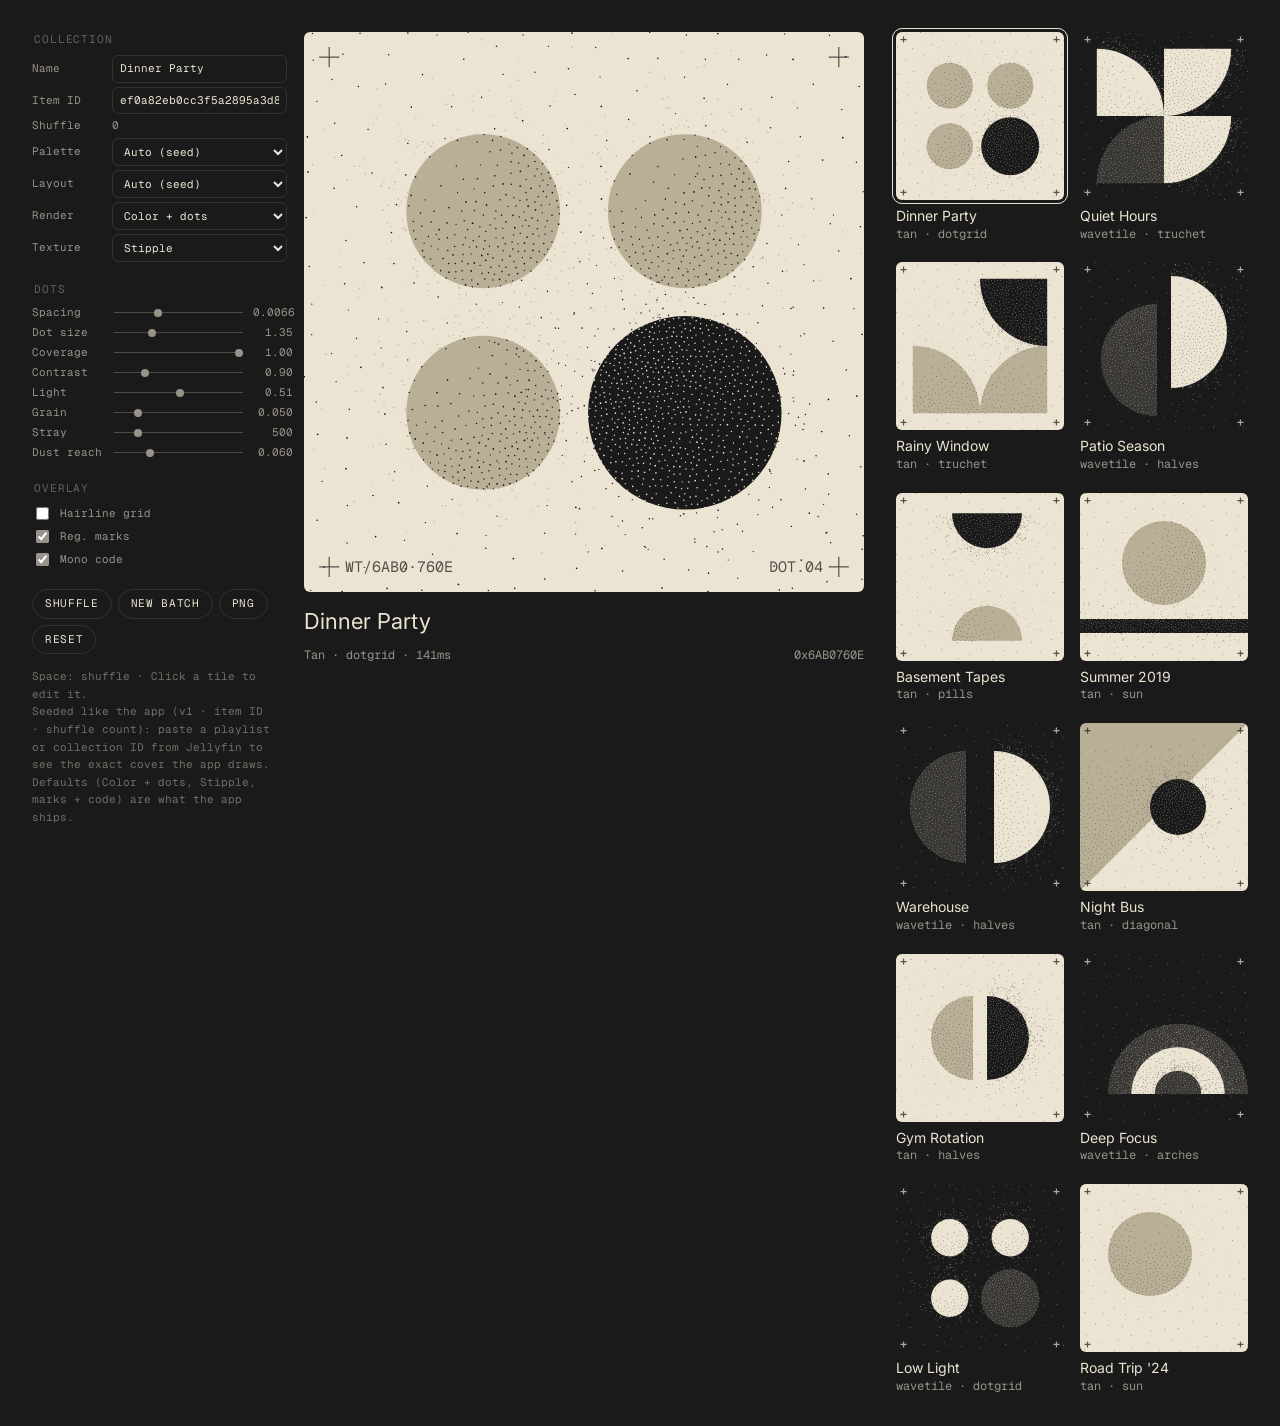
<file: scratch/cover-lab.html>
<!doctype html>
<html lang="en">
<head>
<meta charset="utf-8">
<meta name="viewport" content="width=device-width, initial-scale=1">
<title>Wavetile · Cover Lab</title>
<link rel="preconnect" href="https://fonts.googleapis.com">
<link href="https://fonts.googleapis.com/css2?family=Inter&family=Geist+Mono&display=swap" rel="stylesheet">
<style>
  :root { --bg:#1A1A1A; --tan:#ECE4D2; --dim:#989388; --line:rgba(236,228,210,.12); }
  * { box-sizing:border-box; }
  body { margin:0; background:var(--bg); color:var(--tan); font:14px/1.4 Inter, system-ui, sans-serif; }
  .mono { font-family:"Geist Mono", ui-monospace, monospace; }
  main { display:grid; grid-template-columns:240px minmax(0,1fr); gap:32px; padding:32px; }
  aside { font-family:"Geist Mono", ui-monospace, monospace; font-size:11px; color:var(--dim); position:sticky; top:32px; align-self:start; }
  fieldset { border:0; padding:0; margin:0 0 18px; }
  legend { text-transform:uppercase; letter-spacing:.08em; opacity:.6; margin-bottom:6px; }
  label { display:flex; align-items:center; gap:8px; padding:2px 0; }
  label > span:first-child { width:72px; flex-shrink:0; }
  label output { width:40px; text-align:right; font-variant-numeric:tabular-nums; }
  input[type=range] { flex:1; min-width:0; appearance:none; background:transparent; height:12px; cursor:pointer; }
  input[type=range]::-webkit-slider-runnable-track { height:1px; background:rgba(152,147,136,.4); }
  input[type=range]::-webkit-slider-thumb { appearance:none; width:8px; height:8px; margin-top:-3.5px; border-radius:50%; background:var(--dim); }
  input[type=range]::-moz-range-track { height:1px; background:rgba(152,147,136,.4); }
  input[type=range]::-moz-range-thumb { width:8px; height:8px; border:0; border-radius:50%; background:var(--dim); }
  input[type=text], select { flex:1; min-width:0; background:transparent; color:var(--tan); border:1px solid var(--line); border-radius:6px; padding:5px 7px; font:inherit; }
  select option { background:#262626; }
  input[type=checkbox] { accent-color:#989388; }
  button { background:transparent; color:var(--tan); border:1px solid var(--line); border-radius:999px; padding:6px 12px; font:inherit; cursor:pointer; text-transform:uppercase; letter-spacing:.06em; }
  button:hover { border-color:rgba(236,228,210,.35); }
  .row { display:flex; gap:6px; flex-wrap:wrap; margin-top:6px; }
  .stage { display:grid; grid-template-columns:minmax(0,560px) minmax(0,1fr); gap:32px; align-items:start; }
  .hero canvas { width:100%; aspect-ratio:1; display:block; border-radius:6px; }
  .hero .meta { margin-top:10px; display:flex; justify-content:space-between; color:var(--dim); font-size:12px; }
  .hero h1 { font-size:22px; font-weight:400; margin:14px 0 2px; }
  .grid { display:grid; grid-template-columns:repeat(auto-fill, minmax(150px, 1fr)); gap:20px 16px; }
  .tile { cursor:pointer; }
  .tile canvas { width:100%; aspect-ratio:1; display:block; border-radius:6px; background:#2E2E2E; }
  .tile .t { font-size:14px; margin-top:6px; white-space:nowrap; overflow:hidden; text-overflow:ellipsis; }
  .tile .s { font-size:12px; color:var(--dim); }
  .tile.active canvas { outline:1px solid var(--tan); outline-offset:3px; }
  .hint { margin-top:14px; line-height:1.6; opacity:.7; }
  @media (max-width: 1100px) { .stage { grid-template-columns:1fr; } }
</style>
</head>
<body>
<main>
  <aside>
    <fieldset>
      <legend>Collection</legend>
      <label><span>Name</span><input type="text" id="name"></label>
      <label><span>Item ID</span><input type="text" id="itemID" spellcheck="false"></label>
      <label><span>Shuffle</span><output id="shuffleOut" style="text-align:left"></output></label>
      <label><span>Palette</span><select id="palette"></select></label>
      <label><span>Layout</span><select id="comp"></select></label>
      <label><span>Render</span>
        <select id="mode">
          <option value="color">Color + dots</option>
          <option value="dots">Dots only</option>
          <option value="flat">Flat (no dots)</option>
        </select></label>
      <label><span>Texture</span>
        <select id="style">
          <option value="stipple">Stipple</option>
          <option value="halftone">Halftone grid</option>
          <option value="scan">Scanlines</option>
        </select></label>
    </fieldset>
    <fieldset id="sliders"></fieldset>
    <fieldset>
      <legend>Overlay</legend>
      <label><input type="checkbox" id="ovGrid"> <span>Hairline grid</span></label>
      <label><input type="checkbox" id="ovMarks" checked> <span>Reg. marks</span></label>
      <label><input type="checkbox" id="ovCode" checked> <span>Mono code</span></label>
    </fieldset>
    <div class="row">
      <button id="reroll">Shuffle</button>
      <button id="more">New batch</button>
      <button id="save">PNG</button>
      <button id="reset">Reset</button>
    </div>
    <div class="hint">Space: shuffle · Click a tile to edit it.<br>Seeded like the app (v1 · item ID · shuffle count): paste a playlist or collection ID from Jellyfin to see the exact cover the app draws. Defaults (Color + dots, Stipple, marks + code) are what the app ships.</div>
  </aside>

  <section class="stage">
    <div class="hero">
      <canvas id="hero"></canvas>
      <h1 id="heroTitle"></h1>
      <div class="meta mono"><span id="heroInfo"></span><span id="heroSeed"></span></div>
    </div>
    <div class="grid" id="grid"></div>
  </section>
</main>

<script>
// ---------- seeded randomness ----------
function hash(str) { // cyrb53 folded to 32 bits
  let h1 = 0xdeadbeef, h2 = 0x41c6ce57;
  for (let i = 0; i < str.length; i++) {
    const c = str.charCodeAt(i);
    h1 = Math.imul(h1 ^ c, 2654435761); h2 = Math.imul(h2 ^ c, 1597334677);
  }
  h1 = Math.imul(h1 ^ (h1 >>> 16), 2246822507) ^ Math.imul(h2 ^ (h2 >>> 13), 3266489909);
  h2 = Math.imul(h2 ^ (h2 >>> 16), 2246822507) ^ Math.imul(h1 ^ (h1 >>> 13), 3266489909);
  return (h1 ^ h2) >>> 0;
}
function mulberry32(seed) {
  return () => {
    seed |= 0; seed = (seed + 0x6d2b79f5) | 0;
    let t = Math.imul(seed ^ (seed >>> 15), 1 | seed);
    t = (t + Math.imul(t ^ (t >>> 7), 61 | t)) ^ t;
    return ((t ^ (t >>> 14)) >>> 0) / 4294967296;
  };
}
const pick = (r, arr) => arr[Math.floor(r() * arr.length)];
const range = (r, a, b) => a + r() * (b - a);
const snap = (v, n = 12) => Math.round(v * n) / n;

// ---------- palettes (no reds: brand rule) ----------
const PALETTES = [
  { name: "Wavetile",  bg: "#1A1A1A", fills: ["#ECE4D2", "#3A3835"] },
  { name: "Tan",       bg: "#ECE4D2", fills: ["#1A1A1A", "#B9AE96"] },
];
const LIGHT_INK = "#ECE4D2", DARK_INK = "#141414";
function lum(hex) {
  const n = parseInt(hex.slice(1), 16);
  const c = [n >> 16, (n >> 8) & 255, n & 255].map(v => { v /= 255; return v <= .03928 ? v / 12.92 : ((v + .055) / 1.055) ** 2.4; });
  return .2126 * c[0] + .7152 * c[1] + .0722 * c[2];
}
const contrastInk = hex => lum(hex) > .22 ? DARK_INK : LIGHT_INK;

// ---------- shapes (unit square, y down) ----------
// Each shape: path(ctx, S), inside(x,y), bbox [x0,y0,x1,y1], tone(x,y,light) → 0..1 lit, edge(r) → outline point + normal.
function circle(cx, cy, r) {
  return {
    kind: "circle", cx, cy, r,
    path(ctx, S) { ctx.moveTo((cx + r) * S, cy * S); ctx.arc(cx * S, cy * S, r * S, 0, Math.PI * 2); },
    inside: (x, y) => (x - cx) ** 2 + (y - cy) ** 2 <= r * r,
    bbox: [cx - r, cy - r, cx + r, cy + r],
    tone: (x, y, L) => sphere(x, y, cx, cy, r, L),
    edge(rand) { const a = rand() * Math.PI * 2; return { x: cx + Math.cos(a) * r, y: cy + Math.sin(a) * r, nx: Math.cos(a), ny: Math.sin(a) }; },
  };
}
// Disc clipped to an angular wedge [a0, a1] around (cx, cy): halves (π) and quarters (π/2).
function wedge(cx, cy, r, a0, a1) {
  const norm = a => ((a % (Math.PI * 2)) + Math.PI * 2) % (Math.PI * 2);
  const span = a1 - a0;
  return {
    kind: "wedge", cx, cy, r,
    path(ctx, S) { ctx.moveTo(cx * S, cy * S); ctx.arc(cx * S, cy * S, r * S, a0, a1); ctx.closePath(); },
    inside(x, y) {
      const dx = x - cx, dy = y - cy;
      if (dx * dx + dy * dy > r * r) return false;
      return norm(Math.atan2(dy, dx) - a0) <= span;
    },
    bbox: [cx - r, cy - r, cx + r, cy + r],
    tone: (x, y, L) => sphere(x, y, cx, cy, r, L),
    edge(rand) { const a = a0 + rand() * span; return { x: cx + Math.cos(a) * r, y: cy + Math.sin(a) * r, nx: Math.cos(a), ny: Math.sin(a) }; },
  };
}
function rect(x0, y0, w, h) {
  const horiz = w >= h;
  return {
    kind: "rect",
    path(ctx, S) { ctx.rect(x0 * S, y0 * S, w * S, h * S); },
    inside: (x, y) => x >= x0 && x <= x0 + w && y >= y0 && y <= y0 + h,
    bbox: [x0, y0, x0 + w, y0 + h],
    // Cylinder across the short side: bars read as rods.
    tone(x, y, L) {
      const t = horiz ? ((y - y0) / h) * 2 - 1 : ((x - x0) / w) * 2 - 1;
      const nz = Math.sqrt(Math.max(0, 1 - t * t));
      return horiz ? lambert(0, t, nz, L) : lambert(t, 0, nz, L);
    },
    edge(rand) {
      const p = rand() * 2 * (w + h);
      if (p < w) return { x: x0 + p, y: y0, nx: 0, ny: -1 };
      if (p < w + h) return { x: x0 + w, y: y0 + p - w, nx: 1, ny: 0 };
      if (p < 2 * w + h) return { x: x0 + p - w - h, y: y0 + h, nx: 0, ny: 1 };
      return { x: x0, y: y0 + p - 2 * w - h, nx: -1, ny: 0 };
    },
  };
}
function tri(pts) { // [[x,y]x3]
  const [a, b, c] = pts;
  const sign = (p, q, r) => (p[0] - r[0]) * (q[1] - r[1]) - (q[0] - r[0]) * (p[1] - r[1]);
  const xs = pts.map(p => p[0]), ys = pts.map(p => p[1]);
  const bbox = [Math.min(...xs), Math.min(...ys), Math.max(...xs), Math.max(...ys)];
  return {
    kind: "tri",
    path(ctx, S) { ctx.moveTo(a[0] * S, a[1] * S); ctx.lineTo(b[0] * S, b[1] * S); ctx.lineTo(c[0] * S, c[1] * S); ctx.closePath(); },
    inside(x, y) {
      const p = [x, y], d1 = sign(p, a, b), d2 = sign(p, b, c), d3 = sign(p, c, a);
      return !((d1 < 0 || d2 < 0 || d3 < 0) && (d1 > 0 || d2 > 0 || d3 > 0));
    },
    bbox,
    // Flat plane, lit by a ramp along the light direction.
    tone(x, y, L) {
      const u = (x - (bbox[0] + bbox[2]) / 2) * L[0] + (y - (bbox[1] + bbox[3]) / 2) * L[1];
      const span = Math.max(bbox[2] - bbox[0], bbox[3] - bbox[1]) || 1;
      return Math.min(1, Math.max(0, .5 + u / span * 1.4));
    },
    edge(rand) {
      const i = Math.floor(rand() * 3), p = pts[i], q = pts[(i + 1) % 3], t = rand();
      let nx = q[1] - p[1], ny = -(q[0] - p[0]); const l = Math.hypot(nx, ny) || 1;
      const mx = (a[0] + b[0] + c[0]) / 3, my = (a[1] + b[1] + c[1]) / 3;
      const ex = p[0] + (q[0] - p[0]) * t, ey = p[1] + (q[1] - p[1]) * t;
      if ((ex - mx) * nx + (ey - my) * ny < 0) { nx = -nx; ny = -ny; }
      return { x: ex, y: ey, nx: nx / l, ny: ny / l };
    },
  };
}
// L = [lx, ly, lz] with y down (canvas space).
function lambert(nx, ny, nz, L) { return Math.max(0, nx * L[0] + ny * L[1] + nz * L[2]); }
function sphere(x, y, cx, cy, r, L) {
  const nx = (x - cx) / r, ny = (y - cy) / r, nz = Math.sqrt(Math.max(0, 1 - nx * nx - ny * ny));
  return lambert(nx, ny, nz, L);
}

// ---------- compositions (snapped to a 12-column grid for a modernist feel) ----------
const COMPS = {
  sun(r) {
    const R = snap(range(r, .2, .34));
    const cx = snap(range(r, R + .08, 1 - R - .08)), cy = snap(range(r, R + .08, 1 - R - .12));
    const s = [{ shape: circle(cx, cy, R), fill: 0 }];
    if (r() < .6) { const y = snap(range(r, .72, .86)); s.unshift({ shape: rect(0, y, 1, snap(range(r, .04, .12), 24)), fill: 1 }); }
    return s;
  },
  halves(r) {
    const R = snap(range(r, .22, .32)), cy = .5, gap = snap(range(r, 0, .08), 24);
    const vertical = r() < .5, off = snap(range(r, -.1, .1));
    if (vertical) return [
      { shape: wedge(.5 - gap, cy + off, R, Math.PI / 2, Math.PI * 1.5), fill: 0 },
      { shape: wedge(.5 + gap, cy - off, R, -Math.PI / 2, Math.PI / 2), fill: 1 },
    ];
    return [
      { shape: wedge(.5 + off, .5 - gap, R, Math.PI, Math.PI * 2), fill: 0 },
      { shape: wedge(.5 - off, .5 + gap, R, 0, Math.PI), fill: 1 },
    ];
  },
  truchet(r) { // quarter discs pivoting on cell corners
    const n = 2, m = .1, c = (1 - 2 * m) / n, s = [];
    for (let i = 0; i < n; i++) for (let j = 0; j < n; j++) {
      if (r() < .18 && (s.length || i + j < 2 * n - 2)) continue;
      const k = Math.floor(r() * 4);
      const px = m + (i + (k === 1 || k === 2 ? 1 : 0)) * c, py = m + (j + (k >= 2 ? 1 : 0)) * c;
      const a0 = [0, Math.PI / 2, Math.PI, Math.PI * 1.5][k];
      s.push({ shape: wedge(px, py, c, a0, a0 + Math.PI / 2), fill: r() < .75 ? 0 : 1 });
    }
    return s;
  },
  arches(r) {
    const n = pick(r, [2, 3, 4]), cx = snap(range(r, .3, .7)), base = snap(range(r, .7, .9)), s = [];
    const R = snap(range(r, .3, .42)), step = R / n;
    for (let i = 0; i < n; i++) {
      const rr = R - i * step;
      s.push({ shape: wedge(cx, base, rr, Math.PI, Math.PI * 2), fill: i % 2 });
    }
    return s;
  },
  diagonal(r) {
    const corner = Math.floor(r() * 4), P = [[0, 0], [1, 0], [1, 1], [0, 1]];
    const t = tri([P[corner], P[(corner + 1) % 4], P[(corner + 3) % 4]]);
    const R = snap(range(r, .14, .22));
    return [{ shape: t, fill: 1 }, { shape: circle(snap(range(r, .3, .7)), snap(range(r, .3, .7)), R), fill: 0 }];
  },
  dotgrid(r) {
    const n = 2, m = .14, c = (1 - 2 * m) / n, R = c * range(r, .3, .46), s = [];
    const hot = Math.floor(r() * n * n);
    for (let i = 0; i < n * n; i++) {
      if (i !== hot && r() < .2) continue;
      const x = m + (i % n + .5) * c, y = m + (Math.floor(i / n) + .5) * c;
      s.push({ shape: circle(x, y, i === hot ? c * .48 : R), fill: i === hot ? 0 : 1 });
    }
    return s;
  },
  pills(r) { // a column of half-discs + bars, like a stacked capsule
    const n = pick(r, [2, 3, 4]), w = snap(range(r, .28, .46)), x = snap(range(r, .15, .85 - w)), h = .76 / n, s = [];
    for (let i = 0; i < n; i++) {
      const y = .12 + i * h, cx = x + w / 2, flip = (i + (r() < .5 ? 0 : 1)) % 2;
      s.push({ shape: wedge(cx, flip ? y : y + h, w / 2, flip ? 0 : Math.PI, flip ? Math.PI : Math.PI * 2), fill: i % 2 });
    }
    return s;
  },
};
const COMP_NAMES = Object.keys(COMPS);

// ---------- spec: everything derived from the seed ----------
function makeSpec(seedStr, lockPalette, lockComp) {
  const seed = hash(seedStr), r = mulberry32(seed);
  const palette = lockPalette != null ? PALETTES[lockPalette] : pick(r, PALETTES);
  const comp = lockComp != null ? lockComp : pick(r, COMP_NAMES);
  // One light for the whole cover; mostly from the upper side so it reads as "lit".
  const az = range(r, Math.PI * 1.05, Math.PI * 1.95), el = range(r, .25, .7);
  const light = [Math.cos(el) * Math.cos(az), Math.cos(el) * Math.sin(az), Math.sin(el)];
  const swap = r() < .3;
  const shapes = COMPS[comp](mulberry32(seed ^ 0x9e3779b9));
  return { seed, palette, comp, light, swap, shapes };
}

// ---------- dots ----------
// Evenly spaced stipple (dart throwing with a tone-dependent minimum gap), as in the
// portfolio planet: gap = spacing / √density, so density follows tone without clumps.
function stipple(rand, bbox, spacing, densityAt, emit, budget = 7) {
  const [x0, y0, x1, y1] = bbox.map((v, i) => Math.min(1, Math.max(0, v)));
  const w = x1 - x0, h = y1 - y0;
  if (w <= 0 || h <= 0) return;
  const cells = [Math.ceil(w / spacing), Math.ceil(h / spacing)];
  const grid = new Map(), px = [], py = [];
  const tries = Math.floor((w * h * budget) / (spacing * spacing));
  for (let n = 0; n < tries; n++) {
    const x = x0 + rand() * w, y = y0 + rand() * h;
    const d = densityAt(x, y);
    if (d < .004) continue;
    const gap = spacing / Math.sqrt(d), reach = Math.ceil(gap / spacing);
    const cx = Math.floor((x - x0) / spacing), cy = Math.floor((y - y0) / spacing);
    let ok = true;
    search: for (let gy = cy - reach; gy <= cy + reach; gy++) {
      for (let gx = cx - reach; gx <= cx + reach; gx++) {
        const cell = grid.get(gy * 100003 + gx);
        if (!cell) continue;
        for (const j of cell) if ((px[j] - x) ** 2 + (py[j] - y) ** 2 < gap * gap) { ok = false; break search; }
      }
    }
    if (!ok) continue;
    const key = cy * 100003 + cx;
    (grid.get(key) || grid.set(key, []).get(key)).push(px.length);
    px.push(x); py.push(y);
    emit(x, y, .85 + rand() * .3);
  }
}
// Ordered dot screen at 45°: dot area follows density.
function halftone(rand, bbox, spacing, densityAt, emit) {
  const g = spacing * 2.2, c = Math.SQRT1_2;
  for (let u = -1.5; u < 1.5; u += g) for (let v = -1.5; v < 1.5; v += g) {
    const x = .5 + (u - v) * c, y = .5 + (u + v) * c;
    if (x < bbox[0] || x > bbox[2] || y < bbox[1] || y > bbox[3] || x < 0 || x > 1 || y < 0 || y > 1) continue;
    const d = densityAt(x, y);
    if (d > .02) emit(x, y, Math.sqrt(d) * 2.2);
  }
}
// Horizontal scanlines whose dots are kept with probability = density.
function scan(rand, bbox, spacing, densityAt, emit) {
  const row = spacing * 2, step = spacing * .55;
  for (let y = Math.ceil(bbox[1] / row) * row; y <= bbox[3]; y += row) for (let x = bbox[0]; x <= bbox[2]; x += step) {
    if (x < 0 || x > 1 || y < 0 || y > 1) continue;
    if (rand() < densityAt(x, y)) emit(x, y, .9);
  }
}
const TEXTURES = { stipple, halftone, scan };

// ---------- render ----------
const DEFAULTS = { spacing: .0066, dotSize: 1.35, contrast: .9, lightStrength: .51, coverage: 1, grain: .05, stray: 500, rim: .06 };

function render(canvas, spec, opt) {
  const S = canvas.width, ctx = canvas.getContext("2d");
  const { palette, shapes, light } = spec;
  const fills = spec.swap ? [palette.fills[1], palette.fills[0]] : palette.fills;
  const rand = mulberry32(spec.seed ^ 0x51ed270b);
  const tex = TEXTURES[opt.style];
  // Small tiles keep dots at least 0.35pt and widen the gap with them (same as the app).
  const scale = canvas._scale || 1;
  const dotPx = Math.max((opt.dotSize * S) / 1000, .35 * scale);
  const spacing = Math.max(opt.spacing, dotPx * 5.6 / S);
  const bgInk = contrastInk(palette.bg), bgL = lum(palette.bg);

  // Batched dots per color: one path, one fill.
  const batches = new Map();
  const dot = color => (x, y, s) => {
    let b = batches.get(color); if (!b) batches.set(color, b = []);
    b.push(x * S, y * S, s * dotPx);
  };
  const flush = () => {
    for (const [color, b] of batches) {
      ctx.fillStyle = color; ctx.beginPath();
      for (let i = 0; i < b.length; i += 3) { ctx.moveTo(b[i] + b[i + 2], b[i + 1]); ctx.arc(b[i], b[i + 1], b[i + 2], 0, Math.PI * 2); }
      ctx.fill();
    }
    batches.clear();
  };
  const lit = (sh, x, y) => (1 - opt.lightStrength) + opt.lightStrength * (.08 + .92 * sh.tone(x, y, light));

  ctx.fillStyle = palette.bg; ctx.fillRect(0, 0, S, S);

  if (opt.mode !== "flat" && opt.grain > 0) {
    tex(rand, [0, 0, 1, 1], spacing * 1.4, () => opt.grain, dot(bgInk), 3);
    flush();
  }

  shapes.forEach((layer, li) => {
    const sh = layer.shape, fill = fills[layer.fill];
    // In dots-only mode later shapes hide the dots of earlier ones.
    const occluded = (x, y) => { for (let k = li + 1; k < shapes.length; k++) if (shapes[k].shape.inside(x, y)) return true; return false; };

    if (opt.mode !== "dots") { ctx.fillStyle = fill; ctx.beginPath(); sh.path(ctx, S); ctx.fill("evenodd"); }

    if (opt.mode !== "flat") {
      // Dots mean light when they're lighter than what they sit on, shadow when darker.
      const base = opt.mode === "dots" ? palette.bg : fill;
      const ink = opt.mode === "dots" ? fill : contrastInk(fill);
      const inkIsLight = lum(ink) > lum(base);
      tex(rand, sh.bbox, spacing, (x, y) => {
        if (!sh.inside(x, y) || (opt.mode === "dots" && occluded(x, y))) return 0;
        const t = lit(sh, x, y), v = inkIsLight ? t : 1 - t;
        return opt.coverage * Math.max(opt.mode === "dots" ? .05 : 0, v) ** opt.contrast;
      }, dot(ink));
      flush();

      // Stray dust off the outline, in the shape's pigment, heavier on the lit side.
      const n = Math.floor(opt.stray * (sh.kind === "rect" || sh.kind === "tri" ? .6 : 1) / Math.max(1, shapes.length ** .5));
      const emit = dot(fill);
      for (let i = 0; i < n; i++) {
        const e = sh.edge(rand), d = -Math.log(1 - rand()) * opt.rim;
        const x = e.x + e.nx * d, y = e.y + e.ny * d;
        if (x < 0 || x > 1 || y < 0 || y > 1 || sh.inside(x, y)) continue;
        const facing = .5 + .5 * Math.max(0, e.nx * light[0] + e.ny * light[1]);
        if (rand() > facing) continue;
        emit(x, y, .7 + rand() * .4);
      }
      flush();
    }
  });

  drawOverlay(ctx, S, spec, opt, bgInk, scale);
}

function drawOverlay(ctx, S, spec, opt, ink, scale) {
  ctx.save();
  ctx.strokeStyle = ink; ctx.fillStyle = ink;
  const hair = Math.max(1, S / 1000);
  if (opt.ovGrid) {
    ctx.globalAlpha = .12; ctx.lineWidth = hair; ctx.beginPath();
    for (let i = 1; i < 12; i++) { const p = Math.round((i / 12) * S) + .5; ctx.moveTo(p, 0); ctx.lineTo(p, S); ctx.moveTo(0, p); ctx.lineTo(S, p); }
    ctx.stroke();
  }
  ctx.globalAlpha = .7;
  const m = S * .045, len = S * .018;
  if (opt.ovMarks) {
    ctx.lineWidth = hair * 1.2; ctx.beginPath();
    for (const [x, y] of [[m, m], [S - m, m], [m, S - m], [S - m, S - m]]) { ctx.moveTo(x - len, y); ctx.lineTo(x + len, y); ctx.moveTo(x, y - len); ctx.lineTo(x, y + len); }
    ctx.stroke();
  }
  // The code only on covers 200pt and up, where it's readable.
  if (opt.ovCode && S / scale >= 200) {
    const code = spec.seed.toString(16).toUpperCase().padStart(8, "0");
    ctx.font = `${Math.round(S * .026)}px "Geist Mono", ui-monospace, monospace`;
    ctx.textBaseline = "alphabetic";
    ctx.fillText(`WT/${code.slice(0, 4)}·${code.slice(4)}`, m + len * 1.6, S - m + S * .009);
    ctx.textAlign = "right";
    ctx.fillText(spec.comp.toUpperCase().slice(0, 3) + "." + String(spec.shapes.length).padStart(2, "0"), S - m - len * 1.6, S - m + S * .009);
  }
  ctx.restore();
}

// ---------- UI ----------
const $ = id => document.getElementById(id);
const SLIDERS = [
  ["spacing", "Spacing", .003, .014, .0001],
  ["dotSize", "Dot size", .3, 4, .05],
  ["coverage", "Coverage", .1, 1, .01],
  ["contrast", "Contrast", .3, 3, .05],
  ["lightStrength", "Light", 0, 1, .01],
  ["grain", "Grain", 0, .3, .005],
  ["stray", "Stray", 0, 3000, 50],
  ["rim", "Dust reach", .01, .2, .005],
];
const opt = { ...DEFAULTS, mode: "color", style: "stipple", ovGrid: false, ovMarks: true, ovCode: true };
const decimals = s => Math.max(0, -Math.floor(Math.log10(s)));

$("sliders").innerHTML = "<legend>Dots</legend>" + SLIDERS.map(([k, l, a, b, s]) =>
  `<label><span>${l}</span><input type="range" id="s_${k}" min="${a}" max="${b}" step="${s}"><output id="o_${k}"></output></label>`).join("");
function syncSliders() {
  for (const [k, , , , s] of SLIDERS) { $("s_" + k).value = opt[k]; $("o_" + k).textContent = (+opt[k]).toFixed(decimals(s)); }
}
for (const [k, , , , s] of SLIDERS) $("s_" + k).addEventListener("input", e => { opt[k] = +e.target.value; $("o_" + k).textContent = opt[k].toFixed(decimals(s)); schedule(); });

$("palette").innerHTML = `<option value="">Auto (seed)</option>` + PALETTES.map((p, i) => `<option value="${i}">${p.name}</option>`).join("");
$("comp").innerHTML = `<option value="">Auto (seed)</option>` + COMP_NAMES.map(c => `<option>${c}</option>`).join("");
for (const id of ["palette", "comp", "mode", "style"]) $(id).addEventListener("change", e => { if (id === "mode" || id === "style") opt[id] = e.target.value; schedule(); });
for (const id of ["ovGrid", "ovMarks", "ovCode"]) { $(id).checked = opt[id]; $(id).addEventListener("change", e => { opt[id] = e.target.checked; schedule(); }); }

const NAMES = ["Late Night Drive", "Sunday Coffee", "Deep Focus", "Gym Rotation", "Rainy Window", "Old Favorites", "Basement Tapes", "Road Trip '24", "Dinner Party", "Slow Mornings", "Warehouse", "Night Bus", "Kitchen Radio", "Summer 2019", "Low Light", "Run Club", "Study Hall", "Vinyl Finds", "Afterhours", "Patio Season", "Cold Brew", "Long Haul", "Quiet Hours", "Static"];
// Jellyfin-style item IDs (32 hex), like the app's playlists and collections.
const newID = () => Array.from(crypto.getRandomValues(new Uint8Array(16)), b => b.toString(16).padStart(2, "0")).join("");
let current = { name: "Late Night Drive", id: newID(), shuffle: 0 };
let batch = [];
// Same seed as the app (`CoverArt.seed`): the name doesn't affect the cover, so renaming keeps it.
const seedStr = c => `v1|${c.id}|${c.shuffle}`;
const locks = () => [$("palette").value === "" ? null : +$("palette").value, $("comp").value || null];

function size(canvas, css) { const dpr = Math.min(devicePixelRatio || 1, 2); canvas.width = canvas.height = Math.round(css * dpr); canvas._scale = dpr; }

function renderHero() {
  const c = $("hero"); size(c, c.getBoundingClientRect().width || 560);
  const spec = makeSpec(seedStr(current), ...locks());
  const t = performance.now();
  render(c, spec, opt);
  $("heroTitle").textContent = current.name;
  $("heroInfo").textContent = `${spec.palette.name} · ${spec.comp} · ${Math.round(performance.now() - t)}ms`;
  $("heroSeed").textContent = "0x" + spec.seed.toString(16).toUpperCase().padStart(8, "0");
}

let gridJob = 0;
function renderGrid() {
  const job = ++gridJob, el = $("grid");
  el.innerHTML = "";
  const tiles = batch.map((c, i) => {
    const d = document.createElement("div"); d.className = "tile" + (c === current ? " active" : "");
    d.innerHTML = `<canvas></canvas><div class="t"></div><div class="s mono"></div>`;
    d.querySelector(".t").textContent = c.name;
    d.onclick = () => { current = c; $("name").value = c.name; syncID(); draw(); };
    el.appendChild(d); return d;
  });
  // One tile per frame keeps the sliders responsive.
  let i = 0;
  const next = () => {
    if (job !== gridJob || i >= tiles.length) return;
    const d = tiles[i], c = batch[i], cv = d.querySelector("canvas");
    size(cv, cv.getBoundingClientRect().width || 160);
    const spec = makeSpec(seedStr(c), ...locks());
    render(cv, spec, opt);
    d.querySelector(".s").textContent = `${spec.palette.name.toLowerCase()} · ${spec.comp}`;
    i++; requestAnimationFrame(next);
  };
  requestAnimationFrame(next);
}

function newBatch() {
  const names = [...NAMES].sort(() => Math.random() - .5).slice(0, 12);
  batch = names.map(name => ({ name, id: newID(), shuffle: 0 }));
  current = batch[0]; $("name").value = current.name; syncID();
}
let timer = 0;
function schedule() { clearTimeout(timer); timer = setTimeout(draw, 30); }
function draw() { renderHero(); renderGrid(); }

function syncID() { $("itemID").value = current.id; $("shuffleOut").textContent = current.shuffle; }
$("itemID").addEventListener("input", e => { current.id = e.target.value.trim(); current.shuffle = 0; $("shuffleOut").textContent = 0; clearTimeout(timer); timer = setTimeout(draw, 120); });
$("name").addEventListener("input", e => { current.name = e.target.value; clearTimeout(timer); timer = setTimeout(draw, 120); });
$("reroll").onclick = () => { current.shuffle++; syncID(); draw(); };
$("more").onclick = () => { newBatch(); draw(); };
$("reset").onclick = () => { Object.assign(opt, DEFAULTS); syncSliders(); draw(); };
$("save").onclick = () => {
  const c = document.createElement("canvas"); c.width = c.height = 2048;
  render(c, makeSpec(seedStr(current), ...locks()), opt);
  const a = document.createElement("a"); a.download = `${current.name.replace(/\W+/g, "-").toLowerCase()}.png`; a.href = c.toDataURL("image/png"); a.click();
};
addEventListener("keydown", e => { if (e.code === "Space" && e.target.tagName !== "INPUT") { e.preventDefault(); current.shuffle++; syncID(); draw(); } });
addEventListener("resize", () => { clearTimeout(timer); timer = setTimeout(draw, 150); });

syncSliders(); newBatch();
document.fonts.ready.then(draw);
</script>
</body>
</html>
</file>
